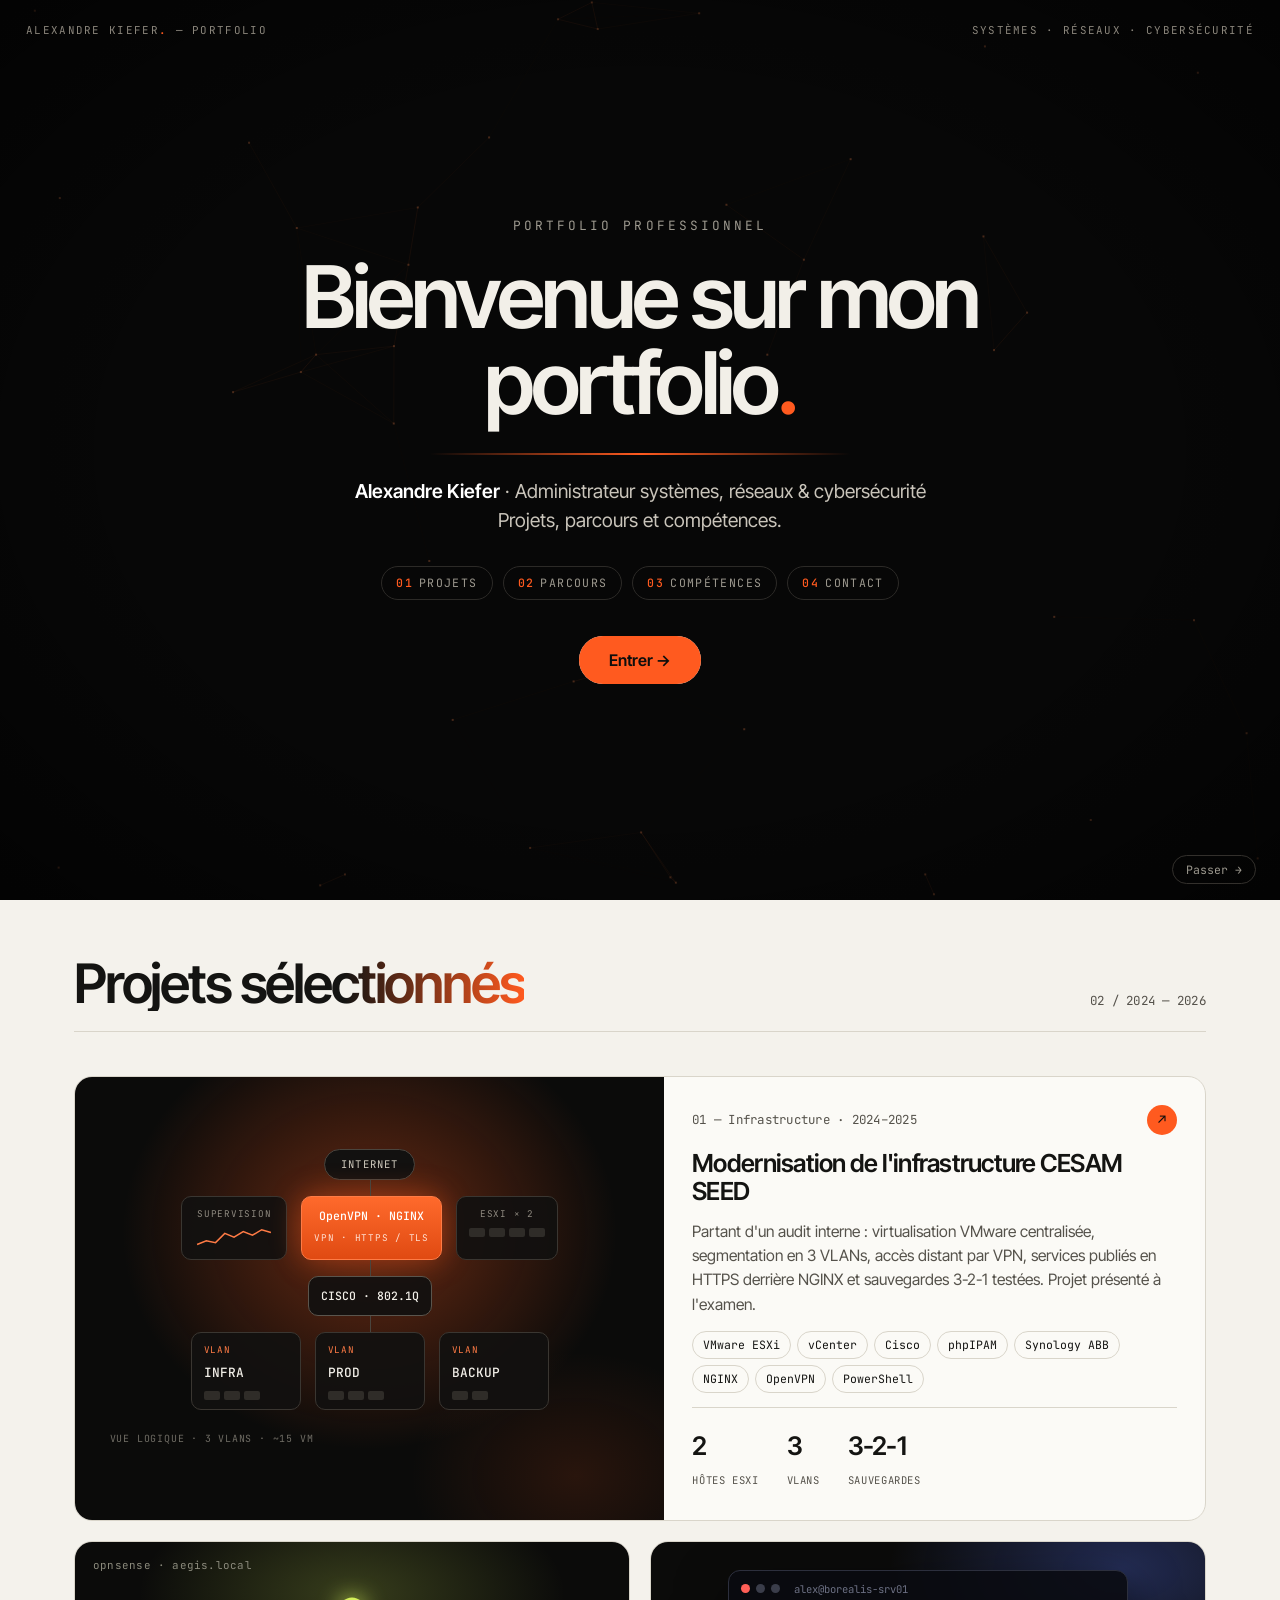
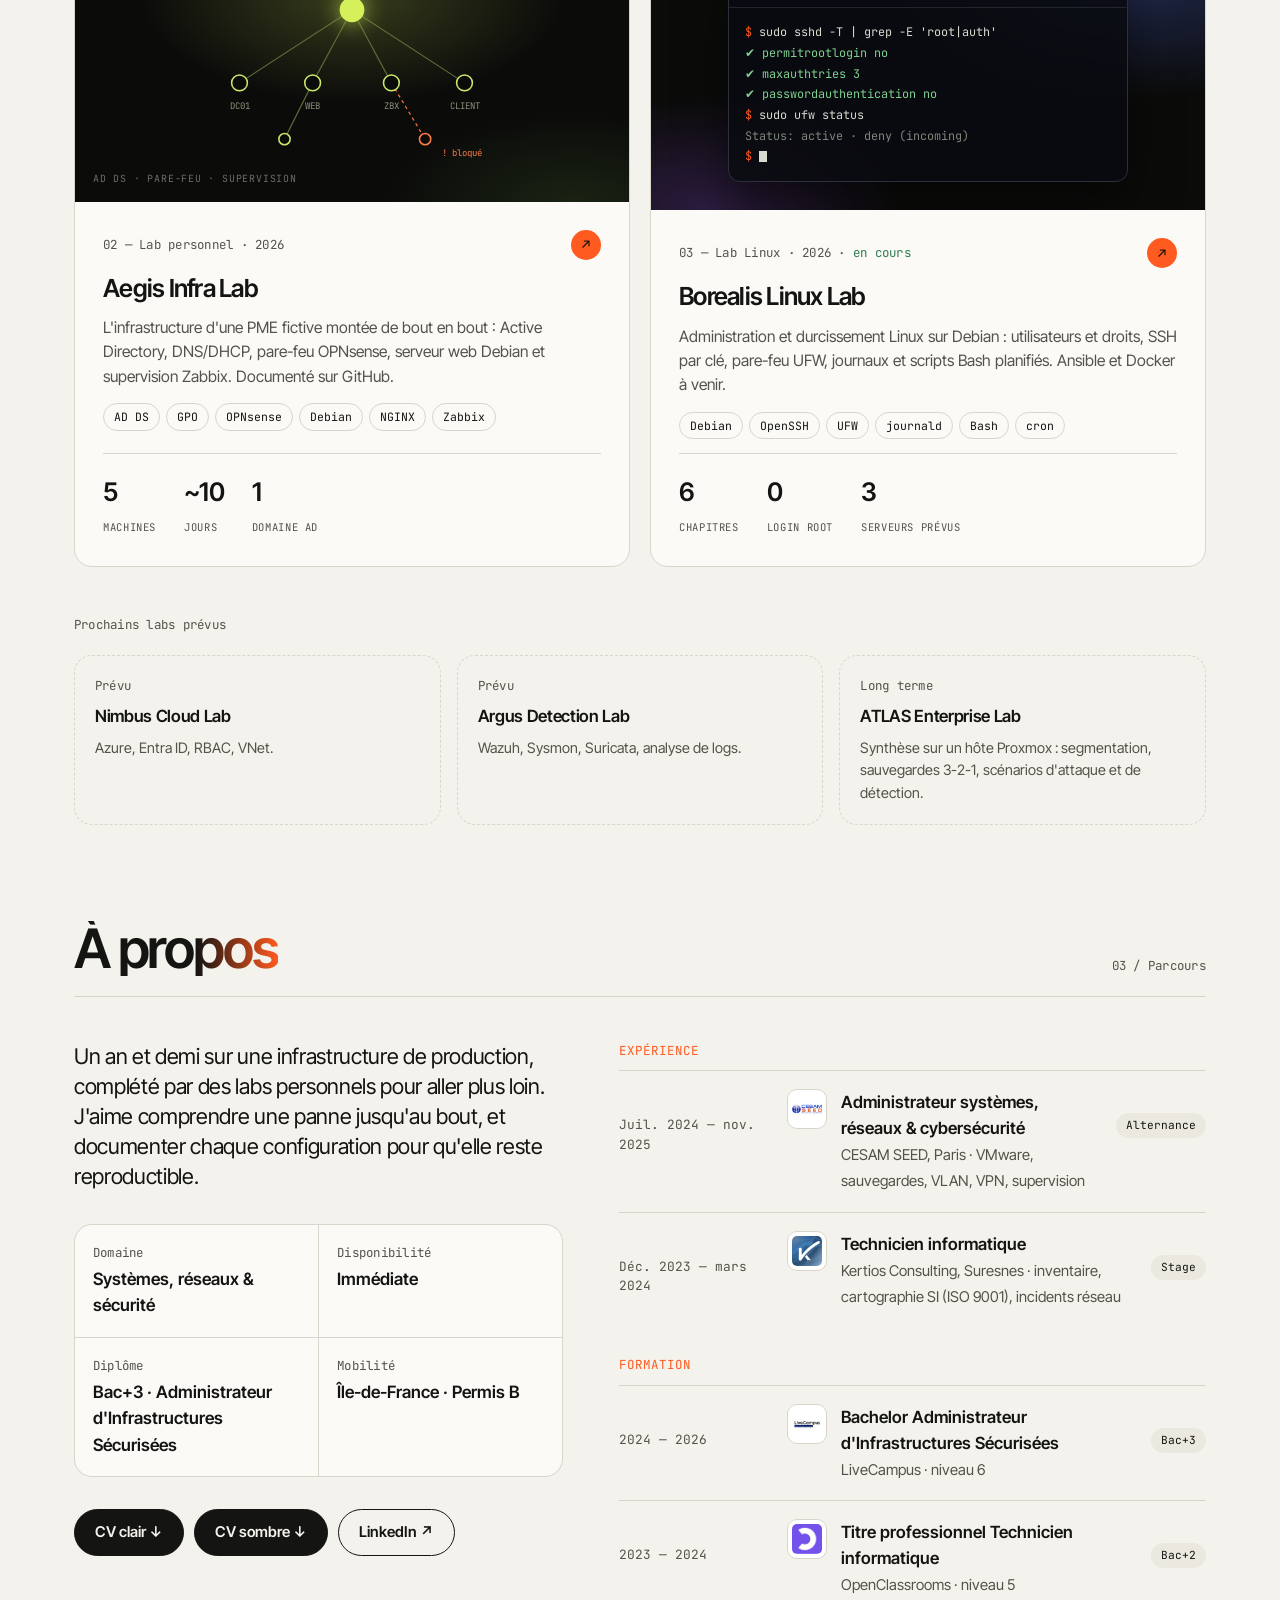
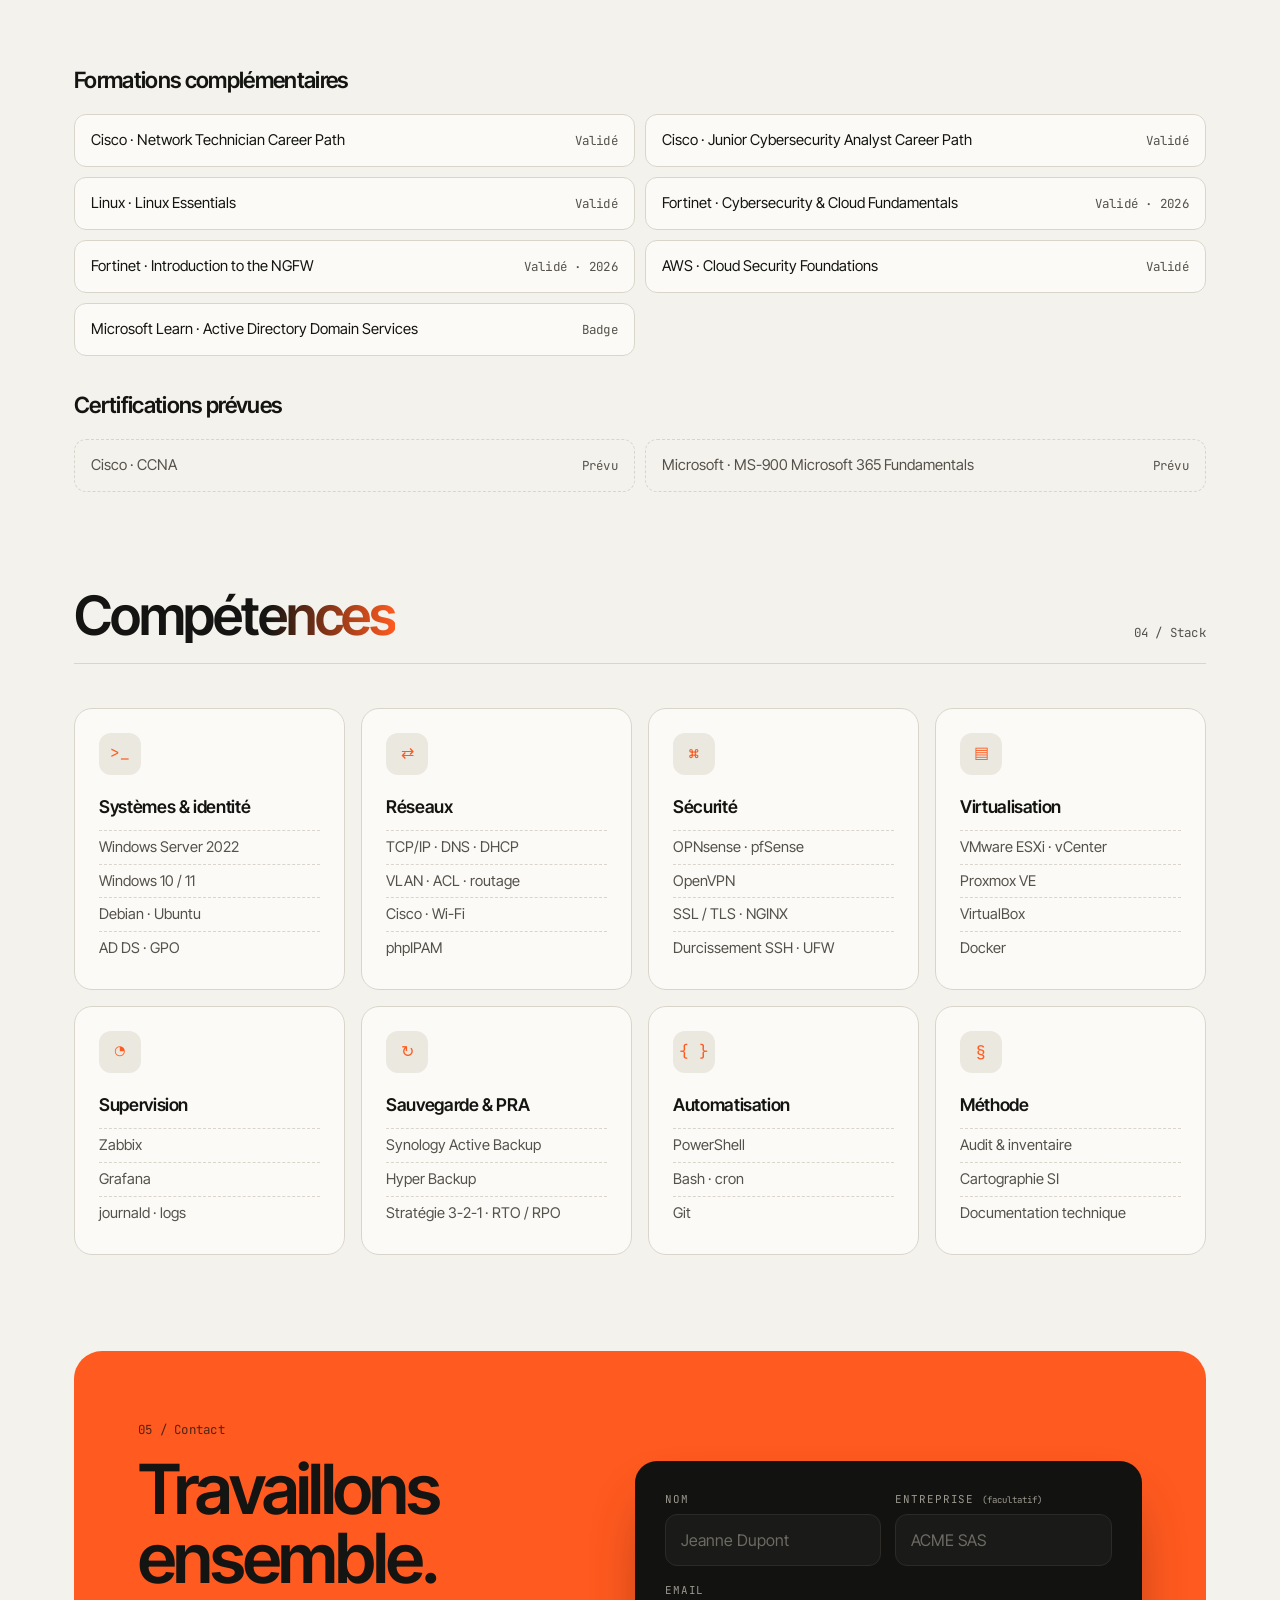
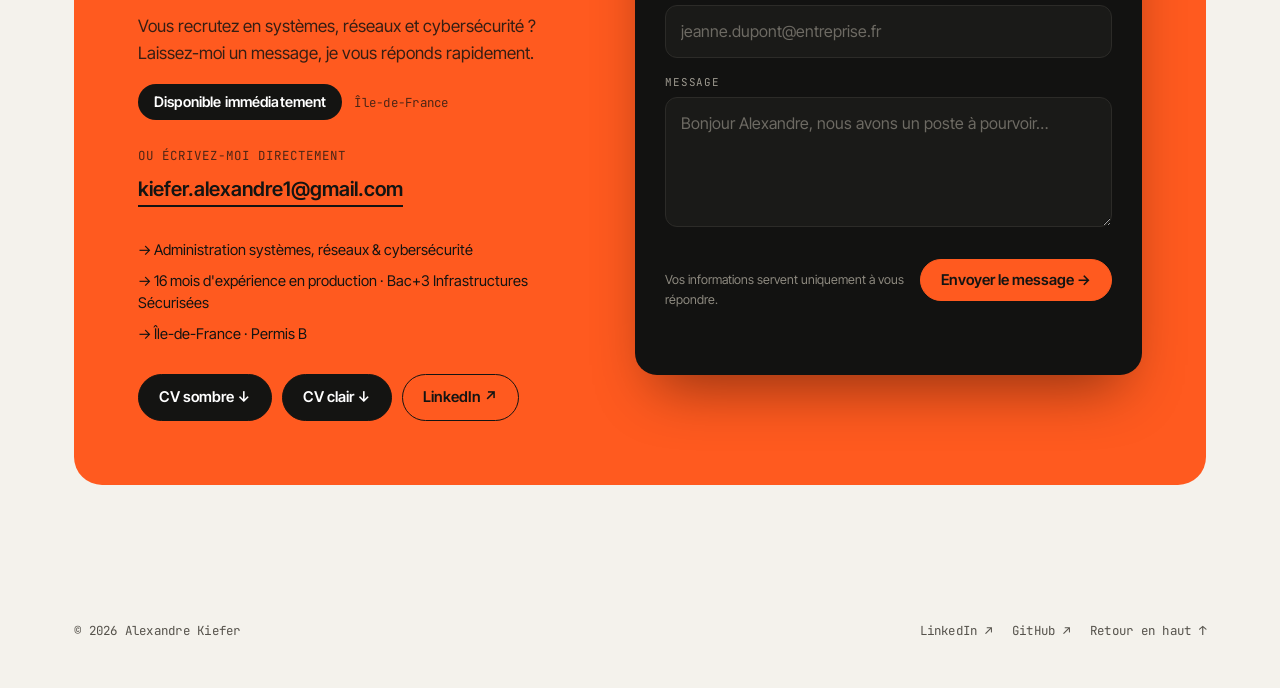
<file: index.html>
<!doctype html>
<html lang="fr">
<head>
<meta charset="utf-8">
<meta name="viewport" content="width=device-width, initial-scale=1">
<title>Alexandre Kiefer — Administrateur systèmes, réseaux & cybersécurité</title>
<meta name="description" content="Alexandre Kiefer, administrateur systèmes, réseaux & cybersécurité (Bac+3 AIS). Disponible pour un poste en systèmes, réseaux &amp; cybersécurité en Île-de-France.">
<meta name="theme-color" content="#f4f2ec">
<meta property="og:title" content="Alexandre Kiefer — Administrateur systèmes, réseaux & cybersécurité">
<meta property="og:description" content="Systèmes, réseaux & cybersécurité · Disponible · Île-de-France">
<link rel="preconnect" href="https://fonts.googleapis.com">
<link rel="preconnect" href="https://fonts.gstatic.com" crossorigin>
<link href="https://fonts.googleapis.com/css2?family=Inter+Tight:wght@400;500;600;700&family=JetBrains+Mono:wght@400;500&display=swap" rel="stylesheet">
<style>
/* ============ COULEURS (modifiables ici) ============ */
:root{
  --bg:#f4f2ec; --bg-2:#ebe8df; --card:#fbfaf6;
  --ink:#141412; --ink-2:#55524b; --line:#d9d5ca;
  --accent:#ff5a1f; --accent-ink:#e14a12; --ok:#2f7d4f;
  --term:#16181b; --term-ink:#d7dccf; --term-dim:#7d8579;
  --radius:18px;
  --sans:"Inter Tight",system-ui,sans-serif;
  --mono:"JetBrains Mono",ui-monospace,monospace;
}
@media (prefers-color-scheme:dark){
  :root:not([data-theme="light"]){
    --bg:#0e0e0d; --bg-2:#1a1a18; --card:#151513;
    --ink:#f2efe8; --ink-2:#9d998f; --line:#2a2926;
    --accent:#ff5a1f; --accent-ink:#ff6a33; --ok:#5fbf86;
  }
}
:root[data-theme="dark"]{
  --bg:#0e0e0d; --bg-2:#1a1a18; --card:#151513;
  --ink:#f2efe8; --ink-2:#9d998f; --line:#2a2926;
  --accent:#ff5a1f; --accent-ink:#ff6a33; --ok:#5fbf86;
}

*{box-sizing:border-box;margin:0;padding:0}
html{scroll-behavior:smooth;scroll-padding-top:84px}
body{background:var(--bg);color:var(--ink);font-family:var(--sans);font-size:17px;line-height:1.55;-webkit-font-smoothing:antialiased;overflow-x:hidden}
a{color:inherit;text-decoration:none}
img{max-width:100%;display:block}
.wrap{max-width:1180px;margin:0 auto;padding:0 24px}
.mono{font-family:var(--mono);font-size:.78rem;letter-spacing:.02em}
.skip{position:absolute;left:-999px;top:8px;background:var(--ink);color:var(--bg);padding:8px 14px;border-radius:8px;z-index:100}
.skip:focus{left:8px}

/* ============ EN-TÊTE ============ */
header{position:sticky;top:0;z-index:50;background:color-mix(in srgb,var(--bg) 85%,transparent);backdrop-filter:blur(12px);border-bottom:1px solid var(--line)}
.bar{display:flex;align-items:center;justify-content:space-between;height:68px;gap:20px}
.logo{font-weight:700;font-size:1.25rem;letter-spacing:-.03em}
.logo span{color:var(--accent)}
nav.main ul{display:flex;gap:4px;list-style:none}
nav.main a{display:flex;gap:6px;align-items:baseline;padding:8px 12px;border-radius:99px;font-size:.92rem;font-weight:500;transition:background .2s}
nav.main a sup{font-family:var(--mono);font-size:.65rem;color:var(--ink-2)}
nav.main a:hover,nav.main a.active{background:var(--bg-2)}
nav.main a.active sup{color:var(--accent)}
.actions{display:flex;gap:8px;align-items:center}
.btn{display:inline-flex;align-items:center;gap:8px;padding:11px 20px;border-radius:99px;font-weight:600;font-size:.93rem;border:1px solid var(--ink);transition:transform .2s,background .2s,color .2s;cursor:pointer;font-family:inherit}
.btn.fill{background:var(--ink);color:var(--bg)}
.btn.fill:hover{background:var(--accent);border-color:var(--accent)}
.btn.ghost{background:transparent;color:var(--ink)}
.btn.ghost:hover{background:var(--ink);color:var(--bg)}
.btn.sm{padding:8px 14px;font-size:.85rem}
.icon-btn{width:38px;height:38px;border-radius:50%;border:1px solid var(--line);background:none;color:var(--ink);cursor:pointer;display:grid;place-items:center;font-size:1rem}
.burger{display:none}
@media (max-width:860px){
  nav.main{display:none;position:absolute;top:68px;left:0;right:0;background:var(--bg);border-bottom:1px solid var(--line);padding:12px 24px 20px}
  nav.main.open{display:block}
  nav.main ul{flex-direction:column}
  nav.main a{font-size:1.2rem;padding:12px 0;justify-content:space-between;border-bottom:1px solid var(--line);border-radius:0}
  .burger{display:grid}
  .actions .cv{display:none}
}

/* ============ ACCUEIL ============ */
.hero{padding:72px 0 40px}
.status{display:inline-flex;align-items:center;gap:10px;padding:7px 14px;border:1px solid var(--line);border-radius:99px;background:var(--card)}
.dot{width:8px;height:8px;border-radius:50%;background:var(--ok);box-shadow:0 0 0 0 var(--ok);animation:pulse 2s infinite}
@keyframes pulse{70%{box-shadow:0 0 0 8px transparent}100%{box-shadow:0 0 0 0 transparent}}
.hero-grid{display:grid;grid-template-columns:1fr 210px;gap:56px;align-items:end;margin-top:32px}
h1{font-size:clamp(2.6rem,6.4vw,5.4rem);line-height:.98;letter-spacing:-.045em;font-weight:600}
h1 em{font-style:normal;color:var(--accent)}
.portrait{position:relative;aspect-ratio:4/5;border-radius:var(--radius);overflow:hidden;background:var(--bg-2);border:1px solid var(--line)}
.portrait .initials{position:absolute;inset:0;display:grid;place-items:center;font-size:5rem;font-weight:700;letter-spacing:-.05em;color:var(--ink-2)}
.portrait img{width:100%;height:100%;object-fit:cover;object-position:50% 20%;position:relative}
.portrait .tag{position:absolute;left:12px;bottom:12px;background:var(--bg);padding:5px 10px;border-radius:99px}
.intro{display:grid;grid-template-columns:1fr 210px;gap:56px;margin-top:40px}
.intro p{font-size:1.2rem;max-width:680px;color:var(--ink-2)}
.intro p strong{color:var(--ink);font-weight:600}
.cta{display:flex;gap:10px;flex-wrap:wrap;margin-top:28px}
@media (max-width:860px){
  .hero-grid,.intro{grid-template-columns:1fr;gap:28px}
  .portrait{max-width:150px}
}

/* Bandeau défilant */
.marquee{border-block:1px solid var(--line);overflow:hidden;margin-top:64px;padding:18px 0;mask-image:linear-gradient(90deg,transparent,#000 8%,#000 92%,transparent)}
.track{display:flex;width:max-content;animation:scroll 40s linear infinite}
.marquee:hover .track{animation-play-state:paused}
.track ul{display:flex;list-style:none}
.track li{font-family:var(--mono);font-size:.95rem;padding:0 28px;white-space:nowrap;display:flex;align-items:center;gap:28px}
.track li::after{content:"✦";color:var(--accent);font-size:.7rem}
@keyframes scroll{to{transform:translateX(-50%)}}

/* ============ SECTIONS ============ */
section{padding:96px 0}
.sec-head{display:flex;justify-content:space-between;align-items:end;gap:20px;margin-bottom:44px;padding-bottom:20px;border-bottom:1px solid var(--line)}
h2{font-size:clamp(2rem,4.4vw,3.4rem);letter-spacing:-.04em;line-height:1;font-weight:600}
.sec-head .mono{color:var(--ink-2)}

/* ============ PROJETS ============ */
.projects{display:grid;grid-template-columns:repeat(2,1fr);gap:20px}
.project{background:var(--card);border:1px solid var(--line);border-radius:var(--radius);overflow:hidden;display:flex;flex-direction:column;transition:transform .35s cubic-bezier(.2,.7,.2,1),border-color .3s}
.project:hover{transform:translateY(-4px);border-color:var(--ink)}
.project.wide{grid-column:span 2;flex-direction:row}
.project.wide .visual{flex:1.1}
.project.wide .body{flex:1}
.visual{background:var(--term);color:var(--term-ink);font-family:var(--mono);font-size:.8rem;line-height:1.75;padding:24px;min-height:230px;position:relative}
.visual::before{content:"";display:block;width:52px;height:10px;margin-bottom:16px;background:radial-gradient(circle,#ff5f57 4px,transparent 5px) 0 0/18px 10px repeat-x}
.visual .p{color:var(--accent)}
.visual .d{color:var(--term-dim)}
.visual .ok{color:#7fd08f}
.visual .warn{color:#f0b54a}
.cursor{display:inline-block;width:8px;height:1em;background:var(--term-ink);vertical-align:-2px;animation:blink 1s steps(1) infinite}
@keyframes blink{50%{opacity:0}}
.body{padding:28px;display:flex;flex-direction:column;gap:14px;flex:1}
.body .meta{display:flex;justify-content:space-between;color:var(--ink-2)}
.body h3{font-size:1.55rem;letter-spacing:-.03em;line-height:1.15;font-weight:600}
.body p{color:var(--ink-2);font-size:.98rem}
.tags{display:flex;flex-wrap:wrap;gap:6px;list-style:none}
.tags li{font-family:var(--mono);font-size:.72rem;padding:4px 10px;border:1px solid var(--line);border-radius:99px}
.stats{display:flex;gap:28px;margin-top:auto;padding-top:18px;border-top:1px solid var(--line)}
.stats b{display:block;font-size:1.6rem;letter-spacing:-.03em;font-weight:600}
.stats span{font-size:.8rem;color:var(--ink-2)}
@media (max-width:860px){
  .projects{grid-template-columns:1fr}
  .project.wide{grid-column:auto;flex-direction:column}
}

/* ============ PARCOURS ============ */
.about{display:grid;grid-template-columns:1fr 1.2fr;gap:56px}
.about .lead{font-size:1.35rem;line-height:1.4;letter-spacing:-.015em}
.facts{display:grid;grid-template-columns:1fr 1fr;gap:1px;background:var(--line);border:1px solid var(--line);border-radius:var(--radius);overflow:hidden;margin:32px 0}
.facts div{background:var(--card);padding:18px}
.facts dt{color:var(--ink-2)}
.facts dd{font-weight:600;margin-top:4px}
.timeline{list-style:none}
.timeline .group{font-family:var(--mono);font-size:.78rem;color:var(--accent);text-transform:uppercase;letter-spacing:.08em;padding:28px 0 10px}
.timeline .group:first-child{padding-top:0}
.timeline .item{display:grid;grid-template-columns:150px 1fr auto;gap:18px;padding:18px 0;border-top:1px solid var(--line);align-items:baseline}
.timeline .when{font-family:var(--mono);font-size:.8rem;color:var(--ink-2)}
.timeline strong{display:block;font-weight:600;font-size:1.05rem}
.timeline .where{color:var(--ink-2);font-size:.93rem}
.badge{font-family:var(--mono);font-size:.7rem;padding:4px 10px;border-radius:99px;background:var(--bg-2);white-space:nowrap}
.badge.live{background:var(--accent);color:#fff}
@media (max-width:860px){
  .about{grid-template-columns:1fr;gap:36px}
  .timeline .item{grid-template-columns:1fr auto}
  .timeline .when{grid-column:1/-1}
}

/* ============ COMPÉTENCES ============ */
.skills{display:grid;grid-template-columns:repeat(4,1fr);gap:16px}
.skill{background:var(--card);border:1px solid var(--line);border-radius:var(--radius);padding:24px;transition:border-color .3s}
.skill:hover{border-color:var(--ink)}
.skill .ico{width:42px;height:42px;border-radius:12px;background:var(--bg-2);display:grid;place-items:center;font-family:var(--mono);font-size:1rem;margin-bottom:18px;color:var(--accent)}
.skill h3{font-size:1.1rem;letter-spacing:-.02em;margin-bottom:10px;font-weight:600}
.skill ul{list-style:none;color:var(--ink-2);font-size:.92rem}
.skill li{padding:5px 0;border-top:1px dashed var(--line)}
@media (max-width:1000px){.skills{grid-template-columns:repeat(2,1fr)}}
@media (max-width:560px){.skills{grid-template-columns:1fr}}

/* ============ CONTACT ============ */
.contact{background:var(--ink);color:var(--bg);border-radius:28px;padding:64px;display:grid;grid-template-columns:1fr 1fr;gap:56px}
.contact h2{font-size:clamp(2.4rem,5.4vw,4.4rem)}
.contact .mono{opacity:.6}
.contact p{opacity:.8;margin-top:20px}
.contact .mail{display:inline-block;margin-top:20px;font-size:1.25rem;font-weight:600;border-bottom:2px solid var(--accent)}
.contact ul.info{list-style:none;margin-top:28px;font-size:.92rem;opacity:.8}
.contact ul.info li{padding:6px 0;border-top:1px solid color-mix(in srgb,var(--bg) 20%,transparent)}
form{display:flex;flex-direction:column;gap:14px}
label{font-family:var(--mono);font-size:.75rem;opacity:.7;display:block;margin-bottom:6px}
input,textarea{width:100%;background:transparent;border:1px solid color-mix(in srgb,var(--bg) 25%,transparent);border-radius:12px;padding:13px 15px;color:var(--bg);font:inherit;font-size:1rem}
input:focus,textarea:focus{outline:none;border-color:var(--accent)}
textarea{min-height:130px;resize:vertical}
.hp{position:absolute;left:-9999px}
form .btn{align-self:flex-start;background:var(--accent);border-color:var(--accent);color:#fff}
form .btn:hover{background:var(--bg);color:var(--ink);border-color:var(--bg)}
.note{font-size:.78rem;opacity:.55}
.form-msg{font-family:var(--mono);font-size:.85rem}
@media (max-width:860px){.contact{grid-template-columns:1fr;padding:36px 24px;gap:36px;border-radius:22px}}

/* ============ PIED DE PAGE ============ */
footer{padding:40px 0 48px}
footer .wrap{display:flex;justify-content:space-between;gap:16px;flex-wrap:wrap;color:var(--ink-2)}
footer nav{display:flex;gap:20px}
footer a:hover{color:var(--accent)}

/* Apparition au défilement */
.reveal{opacity:0;transform:translateY(24px);transition:opacity .8s ease,transform .8s cubic-bezier(.2,.7,.2,1)}
.reveal.in{opacity:1;transform:none}
@media (prefers-reduced-motion:reduce){
  *{animation:none!important;transition:none!important}
  .reveal{opacity:1;transform:none}
}

/* ============ TRANSITIONS ENTRE PAGES ============ */
@view-transition{navigation:auto}
::view-transition-old(root){animation:vt-out .25s ease both}
::view-transition-new(root){animation:vt-in .45s cubic-bezier(.2,.7,.2,1) both}
@keyframes vt-out{to{opacity:0;transform:translateY(-8px)}}
@keyframes vt-in{from{opacity:0;transform:translateY(14px)}}
body{animation:page-in .6s cubic-bezier(.2,.7,.2,1) both}
@keyframes page-in{from{opacity:0}}

/* Cartes projets cliquables */
a.project{cursor:pointer}
.project .arrow{display:inline-block;transition:transform .3s}
a.project:hover .arrow{transform:translate(3px,-3px);color:var(--accent)}
.project .more{font-family:var(--mono);font-size:.78rem;color:var(--accent);margin-top:4px}
.badge.wip{background:color-mix(in srgb,var(--ok) 18%,transparent);color:var(--ok)}

/* Prochains labs */
.roadmap{display:grid;grid-template-columns:repeat(3,1fr);gap:16px;margin-top:20px}
.lab{border:1px dashed var(--line);border-radius:var(--radius);padding:20px;display:flex;flex-direction:column;gap:8px}
.lab h3{font-size:1.05rem;font-weight:600;letter-spacing:-.02em}
.lab p{font-size:.9rem;color:var(--ink-2)}
.lab .mono{color:var(--ink-2)}
.roadmap-title{margin-top:48px;color:var(--ink-2)}
@media (max-width:860px){.roadmap{grid-template-columns:1fr}}

/* Certifications */
.certs{margin-top:48px}
.certs h3{font-size:1.4rem;letter-spacing:-.03em;font-weight:600;margin-bottom:16px}
.cert-list{list-style:none;display:grid;grid-template-columns:repeat(2,1fr);gap:10px}
.cert-list li{display:flex;justify-content:space-between;gap:12px;align-items:center;padding:14px 16px;background:var(--card);border:1px solid var(--line);border-radius:12px;font-size:.93rem}
.cert-list li .mono{color:var(--ink-2);white-space:nowrap}
.cert-list li.todo{background:transparent;border-style:dashed;color:var(--ink-2)}
.certs-sub{margin-top:32px}
@media (max-width:760px){.cert-list{grid-template-columns:1fr}}

/* ============ PAGE PROJET ============ */
.back{display:inline-flex;gap:8px;align-items:center;font-family:var(--mono);font-size:.8rem;padding:8px 14px;border:1px solid var(--line);border-radius:99px;transition:border-color .2s}
.back:hover{border-color:var(--ink)}
.p-hero{padding:56px 0 40px}
.p-kicker{display:flex;gap:10px;flex-wrap:wrap;align-items:center;color:var(--ink-2);margin:32px 0 20px}
.p-hero h1{font-size:clamp(2.4rem,5.6vw,4.6rem);max-width:15ch}
.p-lead{font-size:1.25rem;color:var(--ink-2);max-width:720px;margin-top:24px}
.p-meta{display:grid;grid-template-columns:repeat(4,1fr);gap:1px;background:var(--line);border:1px solid var(--line);border-radius:var(--radius);overflow:hidden;margin-top:40px}
.p-meta div{background:var(--card);padding:18px}
.p-meta dt{color:var(--ink-2)}
.p-meta dd{font-weight:600;margin-top:4px;font-size:.98rem}
@media (max-width:760px){.p-meta{grid-template-columns:1fr 1fr}}

/* Schéma d'architecture */
.diagram{background:var(--term);color:var(--term-ink);border-radius:var(--radius);padding:40px 28px;font-family:var(--mono);font-size:.78rem;display:flex;flex-direction:column;align-items:center;overflow-x:auto}
.diagram .cap{align-self:flex-start;color:var(--term-dim);margin-bottom:28px;letter-spacing:.08em;text-transform:uppercase;font-size:.7rem}
.tier{display:flex;gap:14px;justify-content:center;flex-wrap:wrap}
.node{border:1px solid #3a3f3a;border-radius:10px;padding:10px 16px;text-align:center;background:#1d2023;min-width:120px}
.node b{display:block;color:#fff;font-weight:500;font-size:.82rem}
.node small{color:var(--term-dim);font-size:.7rem}
.node.key{border-color:var(--accent)}
.node.key b{color:var(--accent)}
.node.off{border-style:dashed;opacity:.6}
.wire{width:1px;height:28px;background:#3a3f3a;margin:0 auto}
.zones{display:flex;gap:14px;flex-wrap:wrap;justify-content:center}
.zone{border:1px dashed #4a504a;border-radius:14px;padding:14px;display:flex;flex-direction:column;gap:10px;align-items:center}
.zone > span{color:#7fd08f;font-size:.7rem;letter-spacing:.08em}
.zone.blocked > span{color:#f0b54a}
.legend{display:flex;gap:18px;flex-wrap:wrap;margin-top:28px;color:var(--term-dim);font-size:.7rem;align-self:flex-start}

/* Sections du détail */
.p-sec{display:grid;grid-template-columns:240px 1fr;gap:40px;padding:56px 0;border-top:1px solid var(--line)}
.p-sec h2{font-size:1.6rem;letter-spacing:-.03em}
.p-sec .num{display:block;color:var(--ink-2);margin-bottom:10px}
.p-body{max-width:720px}
.p-body p{color:var(--ink-2);margin-bottom:14px;font-size:1.05rem}
.p-body p strong{color:var(--ink);font-weight:600}
.steps{list-style:none;counter-reset:s}
.steps li{counter-increment:s;display:grid;grid-template-columns:48px 1fr;gap:12px;padding:18px 0;border-top:1px solid var(--line)}
.steps li:first-child{border-top:none;padding-top:0}
.steps li::before{content:counter(s,decimal-leading-zero);font-family:var(--mono);font-size:.8rem;color:var(--accent);padding-top:3px}
.steps b{display:block;font-weight:600;margin-bottom:4px}
.steps span{color:var(--ink-2);font-size:.98rem}
.code{background:var(--term);color:var(--term-ink);font-family:var(--mono);font-size:.8rem;line-height:1.75;padding:20px 22px;border-radius:14px;margin:8px 0 18px;overflow-x:auto;white-space:pre}
.code .p{color:var(--accent)}.code .d{color:var(--term-dim)}.code .ok{color:#7fd08f}.code .warn{color:#f0b54a}
.p-stats{display:grid;grid-template-columns:repeat(3,1fr);gap:16px}
.p-stats div{background:var(--card);border:1px solid var(--line);border-radius:var(--radius);padding:22px}
.p-stats b{display:block;font-size:2.4rem;letter-spacing:-.04em;font-weight:600;line-height:1}
.p-stats span{display:block;margin-top:8px;color:var(--ink-2);font-size:.9rem}
.checks{list-style:none}
.checks li{padding:10px 0 10px 28px;position:relative;border-top:1px dashed var(--line);color:var(--ink-2)}
.checks li::before{content:"✓";position:absolute;left:0;color:var(--ok);font-weight:700}
.checks li.wait::before{content:"○";color:var(--ink-2)}
@media (max-width:860px){
  .p-sec{grid-template-columns:1fr;gap:20px;padding:40px 0}
  .p-stats{grid-template-columns:1fr}
}

.next{display:block;border-top:1px solid var(--line);padding:56px 0 24px;transition:color .3s}
.next .mono{color:var(--ink-2)}
.next h2{font-size:clamp(2rem,5vw,3.8rem);margin-top:12px;display:flex;justify-content:space-between;gap:20px;align-items:center}
.next:hover h2{color:var(--accent)}
.next .arrow{transition:transform .3s}
.next:hover .arrow{transform:translateX(8px)}
.p-body code,.steps code{font-family:var(--mono);font-size:.85em;background:var(--bg-2);padding:1px 6px;border-radius:5px;color:var(--ink)}
.p-sec > *{min-width:0}
@media (max-width:860px){.p-sec{grid-template-columns:minmax(0,1fr)}}
.org{display:flex;gap:14px;align-items:flex-start}
.org img{width:40px;height:40px;object-fit:contain;border-radius:10px;background:#fff;border:1px solid var(--line);padding:4px;flex-shrink:0}

/* ================= EFFETS STYLE V2 ================= */
h1 em{color:var(--accent-ink)}
.outline{color:transparent;-webkit-text-stroke:1.6px var(--ink);text-stroke:1.6px var(--ink)}
.status{background:color-mix(in srgb,var(--card) 70%,transparent)}

/* Cartes projets */
.project{background:var(--card);position:relative}
.project:hover{border-color:color-mix(in srgb,var(--accent) 55%,var(--line));box-shadow:0 0 0 1px color-mix(in srgb,var(--accent) 25%,transparent),0 30px 60px -30px color-mix(in srgb,var(--accent) 45%,transparent)}
.project .visual{background:#0b0b0a;min-height:260px;overflow:hidden;display:flex;align-items:center;justify-content:center;padding:28px}
.project .visual::before{display:none}
.glow-orange{background:radial-gradient(60% 70% at 50% 35%,rgba(255,90,31,.38),transparent 70%),radial-gradient(40% 40% at 85% 90%,rgba(255,90,31,.12),transparent 70%),#0b0b0a!important}
.glow-lime{background:radial-gradient(55% 60% at 50% 20%,rgba(212,240,90,.22),transparent 70%),radial-gradient(50% 50% at 90% 100%,rgba(90,140,60,.18),transparent 70%),#0b0b0a!important}
.glow-blue{background:radial-gradient(60% 70% at 85% 10%,rgba(90,120,255,.30),transparent 70%),radial-gradient(50% 60% at 10% 100%,rgba(160,90,255,.22),transparent 70%),#0b0b0a!important}
.project .go{width:30px;height:30px;border-radius:50%;background:var(--accent);color:#0e0e0d;display:grid;place-items:center;font-size:.85rem;font-weight:700;transition:transform .3s}
.project:hover .go{transform:rotate(45deg)}
.project .body .meta{align-items:center}
.project .stats span{font-family:var(--mono);font-size:.66rem;text-transform:uppercase;letter-spacing:.06em}
.wip-t{font-style:normal;color:var(--ok)}
.vcap{position:absolute;left:18px;bottom:14px;font-family:var(--mono);font-size:.62rem;letter-spacing:.08em;color:#6f6c64}
.vtop{position:absolute;left:18px;top:14px;color:#8b8a7c;font-size:.68rem}

/* Schéma réseau (CESAM) */
.net{display:flex;flex-direction:column;align-items:center;gap:16px;width:100%;max-width:520px;font-family:var(--mono);color:#cfcabd;position:relative}
.net .row{display:flex;gap:14px;justify-content:center;position:relative}
.net .row+.row::before{content:"";position:absolute;top:-16px;left:50%;width:1px;height:16px;background:#4a453e}
.net .pill{border:1px solid #4a453e;border-radius:99px;padding:5px 16px;font-size:.66rem;letter-spacing:.1em;background:#121110}
.net .box{border:1px solid #3a3631;border-radius:10px;background:rgba(18,17,16,.92);padding:9px 12px;display:flex;flex-direction:column;gap:4px;align-items:center;min-width:96px}
.net .box b{font-weight:500;font-size:.72rem;color:#f2efe8}
.net .box small{font-size:.58rem;letter-spacing:.08em;color:#8f8a80}
.net .hot{background:linear-gradient(180deg,#ff6a2c,#e04a12);border-color:#ff7b45;box-shadow:0 0 30px rgba(255,90,31,.45)}
.net .hot b{color:#fff}.net .hot small{color:#ffe1d3}
.net .core{border-color:#5a554d}
.net .vlan{min-width:110px;align-items:flex-start}
.net .vlan small{color:#ff7b45}
.net .vlan b{font-size:.8rem}
.vms{display:flex;gap:4px;margin-top:2px}
.vms i{width:16px;height:9px;border-radius:2px;background:#2f2c28}
.spark{width:80px;height:24px}
.spark polyline{fill:none;stroke:#ff7b45;stroke-width:1.6}
@media (max-width:860px){.net .mid .side{display:none}.net .vlan{min-width:0}}

/* Graphe (Aegis) */
.graph{width:100%;max-width:360px;height:auto}
.graph .edges line{stroke:#5f6b3a;stroke-width:1}
.graph .edges line.cut{stroke:#ff7b45;stroke-dasharray:3 3}
.graph circle{fill:#0b0b0a;stroke:#c9e86a;stroke-width:1.4}
.graph circle.main{fill:#d4f05a;stroke:none;filter:drop-shadow(0 0 10px rgba(212,240,90,.8))}
.graph circle.bad{stroke:#ff7b45}
.graph text{fill:#8d927a;font-family:var(--mono);font-size:8px;text-anchor:middle}
.graph text.bad{fill:#ff7b45;text-anchor:start}

/* Fenêtre terminal (Borealis) */
.win{width:100%;max-width:400px;border:1px solid #2c2f3d;border-radius:12px;background:rgba(10,11,16,.88);box-shadow:0 20px 50px rgba(0,0,0,.5);font-family:var(--mono);font-size:.74rem;overflow:hidden}
.win-bar{display:flex;gap:6px;align-items:center;padding:9px 12px;border-bottom:1px solid #22252f}
.win-bar i{width:9px;height:9px;border-radius:50%;background:#3a3d4a}
.win-bar i:first-child{background:#ff5f57}
.win-bar span{margin-left:8px;color:#6c7083;font-size:.66rem}
.win-body{padding:14px 16px;line-height:1.75;color:#d7dccf}
.win-body .p{color:var(--accent)}.win-body .ok{color:#7fd08f}.win-body .d{color:#7d8579}

/* Contact orange */
.contact{background:var(--accent);color:#141412;border-radius:28px;align-items:center}
.contact .mono{opacity:.75}
.contact h2{color:#141412}
.contact p{opacity:.85}
.contact .label{display:block;margin-top:26px;text-transform:uppercase;letter-spacing:.08em}
.contact .mail{border-bottom:2px solid #141412;margin-top:8px;color:#141412}
.contact ul.info{opacity:1}
.contact ul.info li{border:none;padding:4px 0;font-size:.92rem}
.c-btns{display:flex;gap:10px;flex-wrap:wrap;margin-top:24px}
.btn.dark{background:#141412;color:#fff;border-color:#141412}
.btn.dark:hover{background:#fff;color:#141412;border-color:#fff}
.btn.line{background:transparent;color:#141412;border-color:#141412}
.btn.line:hover{background:#141412;color:#fff}
.form-card{background:#121211;color:#f2efe8;border-radius:22px;padding:30px;box-shadow:0 30px 60px -20px rgba(0,0,0,.45);gap:16px}
.form-card label{color:#9d998f;opacity:1;text-transform:uppercase;letter-spacing:.08em;font-size:.68rem}
.form-card label small{text-transform:none;letter-spacing:0}
.form-card input,.form-card textarea{background:#1a1a18;border:1px solid #2c2b28;color:#f2efe8}
.form-card input::placeholder,.form-card textarea::placeholder{color:#6d6a63}
.form-card input:focus,.form-card textarea:focus{border-color:var(--accent)}
.form-card .two{display:grid;grid-template-columns:1fr 1fr;gap:14px}
.form-foot{display:flex;justify-content:space-between;align-items:center;gap:16px}
.form-card .note{opacity:1;color:#8d897f;max-width:240px}
.form-card .btn.send{background:var(--accent);border-color:var(--accent);color:#141412;align-self:auto}
.form-card .btn.send:hover{background:#fff;border-color:#fff}
.form-card .form-msg{color:#c9c5bb}
@media (max-width:860px){.form-card{padding:20px}.form-card .two{grid-template-columns:1fr}.form-foot{flex-direction:column;align-items:flex-start}}

/* Pages projet : accent plus vif aussi */
.node.key{border-color:var(--accent);box-shadow:0 0 18px rgba(255,90,31,.35)}
.node.key b{color:#ff7b45}
.diagram{background:radial-gradient(60% 50% at 50% 0%,rgba(255,90,31,.18),transparent 70%),#0b0b0a}
.badge.live{background:var(--accent);color:#141412}
.project .visual{position:relative}
.net .vcap{position:static;margin-top:4px;align-self:flex-start}
.form-card .btn.send{white-space:nowrap}
.contact{grid-template-columns:1fr 1.15fr}
@media (max-width:860px){.contact{grid-template-columns:1fr}}

/* Halo d'ambiance */
.hero{position:relative;isolation:isolate}
.hero::before{content:"";position:absolute;z-index:-1;inset:-120px -10% auto auto;width:720px;height:620px;background:radial-gradient(closest-side,color-mix(in srgb,var(--accent) 22%,transparent),transparent);filter:blur(10px);pointer-events:none}
.hero::after{content:"";position:absolute;z-index:-1;left:-160px;top:280px;width:520px;height:420px;background:radial-gradient(closest-side,color-mix(in srgb,var(--accent) 10%,transparent),transparent);pointer-events:none}
#projets .sec-head h2,#parcours .sec-head h2,#competences .sec-head h2{background:linear-gradient(90deg,var(--ink) 60%,var(--accent));-webkit-background-clip:text;background-clip:text;color:transparent}
.skill:hover .ico{background:var(--accent);color:#141412}
.skill .ico{transition:background .3s,color .3s}
.timeline .item{transition:background .3s}
.timeline .item:hover{background:color-mix(in srgb,var(--accent) 6%,transparent)}

.hero{overflow-x:clip}html{overflow-x:hidden}

/* ================= EFFETS CYBER ================= */
/* Grille qui suit la souris */
.cyber-grid{position:absolute;inset:0;z-index:-1;pointer-events:none;
  background-image:radial-gradient(color-mix(in srgb,var(--ink) 22%,transparent) 1px,transparent 1.2px);background-size:22px 22px;
  -webkit-mask-image:radial-gradient(260px circle at var(--mx,70%) var(--my,30%),#000 0%,transparent 75%);mask-image:radial-gradient(260px circle at var(--mx,70%) var(--my,30%),#000 0%,transparent 75%);opacity:.9}

/* Texte qui se déchiffre */
.scramble .x{color:var(--accent);opacity:.85}

/* Logo glitch */
.logo{position:relative;display:inline-block}
.logo:hover{animation:glitch .5s steps(2) 1}
@keyframes glitch{0%{text-shadow:2px 0 #ff5a1f,-2px 0 #3fd8ea;transform:translateX(0)}25%{transform:translateX(-1px)}50%{text-shadow:-2px 0 #ff5a1f,2px 0 #3fd8ea;transform:translateX(1px)}100%{text-shadow:none;transform:none}}

/* Balayage de scan sur les visuels projets */
.project .visual::after{content:"";position:absolute;left:0;right:0;top:-30%;height:30%;background:linear-gradient(180deg,transparent,rgba(255,90,31,.10) 70%,rgba(255,120,60,.55) 98%,transparent);opacity:0;pointer-events:none}
.project:hover .visual::after{animation:scan 1.6s cubic-bezier(.4,0,.2,1) infinite;opacity:1}
@keyframes scan{to{top:100%}}

/* Petit indicateur "chiffré" dans la barre de statut */
.status .lock{color:var(--accent);margin-left:2px}
@media (prefers-reduced-motion:reduce){.cyber-grid{display:none}}

/* Contact : recherche */
.seek{display:flex;gap:8px;align-items:center;flex-wrap:wrap;margin-top:18px}
.seek-chip{background:#141412;color:#fff;font-weight:600;font-size:.9rem;padding:7px 16px;border-radius:99px;letter-spacing:.01em}
.seek-txt{margin-left:4px}
.contact p strong{font-weight:700}
.form-card select{width:100%;background:#1a1a18;border:1px solid #2c2b28;border-radius:12px;padding:13px 15px;color:#f2efe8;font:inherit;font-size:1rem;appearance:none;background-image:linear-gradient(45deg,transparent 50%,#9d998f 50%),linear-gradient(135deg,#9d998f 50%,transparent 50%);background-position:calc(100% - 20px) 55%,calc(100% - 15px) 55%;background-size:5px 5px;background-repeat:no-repeat}
.form-card select:focus{outline:none;border-color:var(--accent)}

/* ================= INTRO CYBER ================= */
#intro{position:fixed;inset:0;z-index:999;background:#070707;color:#ece8df;font-family:var(--mono);overflow:hidden;transform-origin:50% 50%}
#intro-bg{position:absolute;inset:0;width:100%;height:100%}
#intro::after{content:"";position:absolute;inset:0;pointer-events:none;background:repeating-linear-gradient(0deg,rgba(255,255,255,.03) 0 1px,transparent 1px 3px),radial-gradient(ellipse at center,transparent 55%,rgba(0,0,0,.65))}
.i-hud{position:absolute;font-size:.68rem;letter-spacing:.12em;color:#8b867c;z-index:2;text-transform:uppercase}
.i-hud b{color:#ff5a1f;font-weight:500}
.i-tl{top:22px;left:26px}.i-tr{top:22px;right:26px}.i-bl{bottom:24px;left:26px}
.i-stage{position:relative;z-index:2;height:100%;display:grid;grid-template-columns:1.1fr .9fr;gap:56px;align-items:center;max-width:1080px;margin:0 auto;padding:0 32px}
.i-term{font-size:.82rem;line-height:1.95;min-height:15em}
.i-term .ln{white-space:pre;overflow:hidden;text-overflow:ellipsis}
.i-term .p{color:#ff5a1f}.i-term .ok{color:#7fd08f}.i-term .d{color:#6f6b63}.i-term .w{color:#f0b54a}
.i-term .cur{display:inline-block;width:8px;height:1em;background:#ff5a1f;vertical-align:-2px;animation:blink .8s steps(1) infinite}
.i-id{display:flex;flex-direction:column;align-items:flex-start;gap:14px;opacity:0;transform:translateY(10px);transition:opacity .4s,transform .4s}
.i-id.on{opacity:1;transform:none}
.i-photo{position:relative;width:210px;height:210px}
.i-photo canvas{width:100%;height:100%;display:block;border-radius:6px}
.i-photo .c{position:absolute;width:20px;height:20px;border-color:#ff5a1f;border-style:solid;border-width:0}
.i-photo .c.tl{top:-8px;left:-8px;border-top-width:2px;border-left-width:2px}
.i-photo .c.tr{top:-8px;right:-8px;border-top-width:2px;border-right-width:2px}
.i-photo .c.bl{bottom:-8px;left:-8px;border-bottom-width:2px;border-left-width:2px}
.i-photo .c.br{bottom:-8px;right:-8px;border-bottom-width:2px;border-right-width:2px}
.i-photo .scan{position:absolute;left:-8px;right:-8px;height:2px;top:0;background:#ff5a1f;box-shadow:0 0 14px 3px rgba(255,90,31,.7);opacity:0}
.i-photo.scanning .scan{opacity:1;animation:iscan 1.1s ease-in-out 2 alternate}
@keyframes iscan{from{top:0}to{top:100%}}
.i-photo .lbl{position:absolute;left:0;bottom:-26px;white-space:nowrap;font-size:.62rem;letter-spacing:.14em;color:#8b867c}
.i-photo .lbl b{color:#7fd08f;font-weight:500}
.i-name{font-family:var(--sans);font-size:clamp(1.9rem,3.6vw,2.7rem);font-weight:600;letter-spacing:-.03em;line-height:1;margin-top:22px;min-height:1em}
.i-name .x{color:#ff5a1f}
.i-role{font-family:var(--sans);font-size:1rem;color:#b9b4aa;opacity:0;transition:opacity .4s}
.i-role.on{opacity:1}
.i-tags{display:flex;gap:8px}
.i-tags span{font-size:.72rem;letter-spacing:.12em;padding:6px 12px;border:1px solid #ff5a1f;color:#ff5a1f;border-radius:99px;opacity:0;transform:scale(.8);transition:opacity .25s,transform .25s cubic-bezier(.3,1.6,.5,1)}
.i-tags span.on{opacity:1;transform:none}
.i-tags span.fill{background:#ff5a1f;color:#0b0b0a}
.i-granted{position:absolute;inset:0;z-index:3;display:grid;place-items:center;pointer-events:none;opacity:0}
.i-granted span{font-family:var(--sans);font-weight:700;font-size:clamp(2.4rem,8vw,6rem);letter-spacing:-.04em;color:#fff;background:#ff5a1f;padding:.05em .35em;transform:skewX(-6deg);box-shadow:0 0 80px rgba(255,90,31,.6)}
.i-granted.on{opacity:1;animation:igl .45s steps(3) 1}
@keyframes igl{0%{transform:translateX(-10px);filter:hue-rotate(-25deg) saturate(1.4)}33%{transform:translateX(8px);clip-path:inset(20% 0 40% 0)}66%{transform:translateX(-4px);clip-path:inset(60% 0 5% 0)}100%{transform:none;clip-path:none;filter:none}}
#intro.dim .i-stage,#intro.dim .i-bar{opacity:.18;transition:opacity .3s}
.i-bar{position:absolute;left:26px;right:26px;bottom:52px;height:2px;background:#1f1d1a;z-index:2}
.i-bar i{display:block;height:100%;width:0;background:#ff5a1f;box-shadow:0 0 12px #ff5a1f}
.i-bar b{position:absolute;right:0;top:-20px;font-size:.66rem;font-weight:400;color:#ff5a1f;letter-spacing:.1em}
#intro .intro-skip{position:absolute;right:24px;bottom:16px;background:none;border:1px solid #33302c;color:#9d998f;font-family:var(--mono);font-size:.72rem;padding:6px 13px;border-radius:99px;cursor:pointer;z-index:4}
#intro .intro-skip:hover{color:#fff;border-color:#ff5a1f}
#intro.out{animation:crt .6s cubic-bezier(.7,0,.3,1) forwards}
@keyframes crt{0%{transform:none;filter:brightness(1)}45%{transform:scale(1,.004);filter:brightness(3)}100%{transform:scale(0,.004);filter:brightness(5);opacity:0}}
@media (max-width:760px){
  .i-stage{grid-template-columns:1fr;gap:26px;align-content:center;padding:0 22px}
  .i-id{order:-1}
  .i-photo{width:130px;height:130px}
  .i-term{font-size:.68rem;min-height:11em;line-height:1.8}
  .i-tr{display:none}
}


/* Écran d'accueil */
.i-welcome{position:absolute;inset:0;z-index:5;display:grid;place-items:center;text-align:center;padding:0 24px;opacity:0;pointer-events:none;transition:opacity .5s}
#intro.welcome .i-welcome{opacity:1;pointer-events:auto}
#intro.welcome .i-stage,#intro.welcome .i-granted,#intro.welcome .i-bar{opacity:0!important;transition:opacity .35s}
#intro.welcome #intro-bg{opacity:.55;transition:opacity .6s}
.w-box{max-width:820px}
.w-hi{font-size:.8rem;letter-spacing:.2em;text-transform:uppercase;color:#ff5a1f;opacity:0;transform:translateY(8px);transition:all .5s .1s}
.w-title{font-family:var(--sans);font-weight:600;font-size:clamp(2.4rem,7vw,5.4rem);line-height:1;letter-spacing:-.045em;margin-top:18px;color:#f2efe8}
.w-title .w{display:inline-block;opacity:0;transform:translateY(40%) rotate(2deg);filter:blur(6px);transition:opacity .6s,transform .6s cubic-bezier(.2,.8,.2,1),filter .6s}
.w-title .w-dot{color:#ff5a1f}
.w-line{height:2px;width:0;margin:26px auto 0;background:linear-gradient(90deg,transparent,#ff5a1f,transparent);transition:width .9s .5s cubic-bezier(.2,.8,.2,1)}
.w-sub{font-family:var(--sans);font-size:clamp(1rem,1.8vw,1.2rem);color:#c9c4ba;margin-top:22px;opacity:0;transition:opacity .6s .7s}
.w-sub b{color:#fff;font-weight:600}
.w-menu{display:flex;gap:10px;justify-content:center;flex-wrap:wrap;margin-top:30px}
.w-menu span{font-size:.72rem;letter-spacing:.12em;text-transform:uppercase;color:#9d998f;border:1px solid #2c2a27;border-radius:99px;padding:7px 14px;opacity:0;transform:translateY(6px);transition:opacity .4s,transform .4s,border-color .3s}
.w-menu span b{color:#ff5a1f;font-weight:500;margin-right:6px}
.w-enter{position:relative;margin-top:36px;font-family:var(--sans);font-weight:600;font-size:1rem;color:#0e0e0d;background:#f2efe8;border:none;border-radius:99px;padding:14px 30px;cursor:pointer;overflow:hidden;opacity:0;transform:translateY(8px);transition:opacity .5s 1.1s,transform .5s 1.1s}
.w-enter i{position:absolute;inset:0;width:0;background:#ff5a1f;z-index:0}
.w-enter span{position:relative;z-index:1}
.w-enter:hover{transform:scale(1.04)!important}
#intro.welcome .w-hi,#intro.welcome .w-sub,#intro.welcome .w-enter{opacity:1;transform:none}
#intro.welcome .w-line{width:min(420px,70%)}
#intro.welcome .w-title .w{opacity:1;transform:none;filter:none}
#intro.welcome .w-menu span{opacity:1;transform:none}
#intro.welcome .w-enter i{animation:wfill 2.9s linear 1.2s forwards}
@keyframes wfill{to{width:100%}}
@media (prefers-reduced-motion:reduce){#intro{display:none!important}}

/* Intro version pro */
#intro::after{background:radial-gradient(ellipse at center,transparent 55%,rgba(0,0,0,.6))}
#intro.out{animation:none;opacity:0;transform:translateY(-24px);transition:opacity .65s ease,transform .65s ease}
.i-term{font-size:.84rem}
.i-term .ln{white-space:pre}
.i-name{opacity:0;transform:translateY(8px);transition:opacity .5s,transform .5s}
.i-name.on{opacity:1;transform:none}
.i-photo canvas{border-radius:10px}
.i-photo.scanning .scan{animation:iscan 1s ease-in-out 1}
.i-tags span.fill{background:transparent;color:#7fd08f;border-color:#2f6b45}
.i-tags span{border-color:#3a3631;color:#c9c4ba}
.w-hi{color:#9d998f;letter-spacing:.24em}
.w-title .w{filter:none;transform:translateY(30%)}
.w-enter{background:#f2efe8}
@media (max-width:760px){.i-term{font-size:.62rem}.i-term .ln{white-space:pre-wrap}}
@media (prefers-reduced-motion:reduce){#intro{display:none!important}}

/* Intro rapide */
.i-id{transition:opacity .25s,transform .25s}
.i-name,.i-role{transition:opacity .25s,transform .25s}
.i-photo.scanning .scan{animation-duration:.6s}
.i-bar{height:4px;bottom:48px}
.i-bar i{box-shadow:0 0 16px 2px #ff5a1f}
.i-bar b{font-size:.75rem;top:-22px}
.i-welcome{transition:opacity .3s}
.w-title .w{transition:opacity .35s,transform .35s cubic-bezier(.2,.8,.2,1)}
.w-line{transition:width .5s .2s}
.w-sub{transition:opacity .35s .3s}
.w-hi{transition:all .3s}
.w-enter{transition:opacity .3s .45s,transform .3s .45s}
#intro.welcome .w-enter i{animation:wfill 1.5s linear .4s forwards}
#intro.out{transition:opacity .4s ease,transform .4s ease}

</style>
</head>
<body>
<div id="intro" role="dialog" aria-label="Bienvenue">
  <canvas id="intro-bg"></canvas>
  <div class="i-hud i-tl">Alexandre Kiefer<b>.</b> — Portfolio</div>
  <div class="i-hud i-tr">Systèmes · Réseaux · Cybersécurité</div>
  <div class="i-stage">
    <div class="i-term" id="i-term"></div>
    <div class="i-id">
      <div class="i-photo"><canvas id="i-pix"></canvas><i class="c tl"></i><i class="c tr"></i><i class="c bl"></i><i class="c br"></i><span class="scan"></span><span class="lbl">CHARGEMENT DU PROFIL…</span></div>
      <div class="i-name">Alexandre Kiefer</div>
      <div class="i-role">Administrateur systèmes, réseaux &amp; cybersécurité</div>
      <div class="i-tags"><span class="fill">● Disponible</span><span>Île-de-France</span></div>
    </div>
  </div>
  <div class="i-bar"><i></i><b id="i-pct">0%</b></div>
  <div class="i-welcome">
    <div class="w-box">
      <div class="w-hi mono">Portfolio professionnel</div>
      <h2 class="w-title"><span class="w">Bienvenue</span> <span class="w">sur</span> <span class="w">mon</span> <span class="w">portfolio<span class="w-dot">.</span></span></h2>
      <div class="w-line"></div>
      <p class="w-sub"><b>Alexandre Kiefer</b> · Administrateur systèmes, réseaux &amp; cybersécurité<br>Projets, parcours et compétences.</p>
      <div class="w-menu mono"><span data-go="#projets" style="cursor:pointer"><b>01</b>Projets</span><span data-go="#parcours" style="cursor:pointer"><b>02</b>Parcours</span><span data-go="#competences" style="cursor:pointer"><b>03</b>Compétences</span><span data-go="#contact" style="cursor:pointer"><b>04</b>Contact</span></div>
      <button class="w-enter" type="button"><i></i><span>Entrer →</span></button>
    </div>
  </div>
  <button class="intro-skip" type="button">Passer →</button>
</div>
<a class="skip" href="#contenu">Aller au contenu</a>

<header>
  <div class="wrap bar">
    <a class="logo" href="#accueil">akiefer<span>.</span></a>
    <nav class="main" id="nav" aria-label="Navigation principale">
      <ul>
        <li><a href="#accueil"><sup>01</sup>Accueil</a></li>
        <li><a href="#projets"><sup>02</sup>Projets</a></li>
        <li><a href="#parcours"><sup>03</sup>Parcours</a></li>
        <li><a href="#competences"><sup>04</sup>Compétences</a></li>
        <li><a href="#contact"><sup>05</sup>Contact</a></li>
      </ul>
    </nav>
    <div class="actions">
      <a class="btn fill sm cv" href="CV-Alexandre-Kiefer-clair.pdf" target="_blank" rel="noopener">Mon CV ↓</a>
      <button class="icon-btn" id="theme" aria-label="Changer de thème">◐</button>
      <button class="icon-btn burger" id="burger" aria-label="Ouvrir le menu" aria-expanded="false">☰</button>
    </div>
  </div>
</header>

<main id="contenu">

<!-- ============ 01 ACCUEIL ============ -->
<section class="hero" id="accueil" style="padding-bottom:0">
  <div class="wrap">
    <div class="status mono reveal"><span class="dot"></span>Disponible immédiatement · Savigny-sur-Orge (91) · Île-de-France</div>

    <div class="hero-grid">
      <h1 class="reveal">Administrateur <span class="outline">systèmes</span> &amp; réseaux, orienté <em>cybersécurité</em>.</h1>
      <div class="portrait reveal">
        <span class="initials">AK</span>
        <!-- Photo intégrée directement dans la page -->
        <img src="[data-uri]" alt="Portrait d'Alexandre Kiefer">
        <span class="tag mono">Permis B</span>
      </div>
    </div>

    <div class="intro">
      <div class="reveal">
        <p>Je m'appelle <strong>Alexandre Kiefer</strong>, administrateur systèmes, réseaux &amp; cybersécurité. Chez CESAM SEED, j'ai administré un environnement <strong>VMware de 2 hôtes et une quinzaine de VM</strong> et participé à la modernisation de l'infrastructure, de l'audit à la sauvegarde 3-2-1. J'interviens sur la <strong>virtualisation, la sécurité réseau, la supervision et l'automatisation</strong>.</p>
        <div class="cta">
          <a class="btn fill" href="#projets">Voir mes projets →</a>
          <a class="btn ghost" href="#contact">Me contacter</a>
        </div>
      </div>
    </div>
  </div>

  <div class="marquee" aria-hidden="true">
    <div class="track">
      <ul><li>Windows Server 2022</li><li>Active Directory</li><li>GPO</li><li>VMware ESXi</li><li>vCenter</li><li>Proxmox VE</li><li>OPNsense</li><li>pfSense</li><li>Cisco</li><li>OpenVPN</li><li>NGINX</li><li>Debian</li><li>Zabbix</li><li>Grafana</li><li>Synology ABB</li><li>PowerShell</li><li>Bash</li><li>Docker</li></ul>
      <ul><li>Windows Server 2022</li><li>Active Directory</li><li>GPO</li><li>VMware ESXi</li><li>vCenter</li><li>Proxmox VE</li><li>OPNsense</li><li>pfSense</li><li>Cisco</li><li>OpenVPN</li><li>NGINX</li><li>Debian</li><li>Zabbix</li><li>Grafana</li><li>Synology ABB</li><li>PowerShell</li><li>Bash</li><li>Docker</li></ul>
    </div>
  </div>
</section>

<!-- ============ 02 PROJETS ============ -->
<section id="projets">
  <div class="wrap">
    <div class="sec-head reveal">
      <h2>Projets sélectionnés</h2>
      <span class="mono">02 / 2024 — 2026</span>
    </div>

    <div class="projects">
      <a class="project wide reveal" href="projet-cesam.html">
        <div class="visual glow-orange" aria-hidden="true">
          <div class="net">
            <div class="row"><span class="pill">INTERNET</span></div>
            <div class="row mid">
              <div class="box side"><small>SUPERVISION</small><svg viewBox="0 0 80 26" class="spark"><polyline points="0,20 10,16 20,18 30,8 40,12 50,6 60,10 70,4 80,7"/></svg></div>
              <div class="box hot"><b>OpenVPN · NGINX</b><small>VPN · HTTPS / TLS</small></div>
              <div class="box side"><small>ESXI × 2</small><span class="vms"><i></i><i></i><i></i><i></i></span></div>
            </div>
            <div class="row"><div class="box core"><b>CISCO · 802.1Q</b></div></div>
            <div class="row vlans">
              <div class="box vlan"><small>VLAN</small><b>INFRA</b><span class="vms"><i></i><i></i><i></i></span></div>
              <div class="box vlan"><small>VLAN</small><b>PROD</b><span class="vms"><i></i><i></i><i></i></span></div>
              <div class="box vlan"><small>VLAN</small><b>BACKUP</b><span class="vms"><i></i><i></i></span></div>
            </div>
            <span class="vcap">VUE LOGIQUE · 3 VLANS · ~15 VM</span>
          </div>
        </div>
        <div class="body">
          <div class="meta mono"><span>01 — Infrastructure · 2024–2025</span><span class="go">↗</span></div>
          <h3>Modernisation de l'infrastructure CESAM SEED</h3>
          <p>Partant d'un audit interne : virtualisation VMware centralisée, segmentation en 3 VLANs, accès distant par VPN, services publiés en HTTPS derrière NGINX et sauvegardes 3-2-1 testées. Projet présenté à l'examen.</p>
          <ul class="tags"><li>VMware ESXi</li><li>vCenter</li><li>Cisco</li><li>phpIPAM</li><li>Synology ABB</li><li>NGINX</li><li>OpenVPN</li><li>PowerShell</li></ul>
          <div class="stats">
            <div><b>2</b><span>Hôtes ESXi</span></div>
            <div><b>3</b><span>VLANs</span></div>
            <div><b>3-2-1</b><span>Sauvegardes</span></div>
          </div>
        </div>
      </a>

      <a class="project reveal" href="projet-aegis.html">
        <div class="visual glow-lime" aria-hidden="true">
          <span class="vtop mono">opnsense · aegis.local</span>
          <svg class="graph" viewBox="0 0 320 170">
            <g class="edges"><line x1="160" y1="30" x2="60" y2="95"/><line x1="160" y1="30" x2="125" y2="95"/><line x1="160" y1="30" x2="195" y2="95"/><line x1="160" y1="30" x2="260" y2="95"/><line x1="125" y1="95" x2="100" y2="145"/><line x1="195" y1="95" x2="225" y2="145" class="cut"/></g>
            <circle cx="160" cy="30" r="11" class="main"/>
            <circle cx="60" cy="95" r="7"/><circle cx="125" cy="95" r="7"/><circle cx="195" cy="95" r="7"/><circle cx="260" cy="95" r="7"/>
            <circle cx="100" cy="145" r="5"/><circle cx="225" cy="145" r="5" class="bad"/>
            <text x="60" y="118">DC01</text><text x="125" y="118">WEB</text><text x="195" y="118">ZBX</text><text x="260" y="118">CLIENT</text>
            <text x="240" y="160" class="bad">! bloqué</text>
          </svg>
          <span class="vcap">AD DS · PARE-FEU · SUPERVISION</span>
        </div>
        <div class="body">
          <div class="meta mono"><span>02 — Lab personnel · 2026</span><span class="go">↗</span></div>
          <h3>Aegis Infra Lab</h3>
          <p>L'infrastructure d'une PME fictive montée de bout en bout : Active Directory, DNS/DHCP, pare-feu OPNsense, serveur web Debian et supervision Zabbix. Documenté sur GitHub.</p>
          <ul class="tags"><li>AD DS</li><li>GPO</li><li>OPNsense</li><li>Debian</li><li>NGINX</li><li>Zabbix</li></ul>
          <div class="stats"><div><b>5</b><span>Machines</span></div><div><b>~10</b><span>Jours</span></div><div><b>1</b><span>Domaine AD</span></div></div>
        </div>
      </a>

      <a class="project reveal" href="projet-borealis.html">
        <div class="visual glow-blue" aria-hidden="true">
          <div class="win">
            <div class="win-bar"><i></i><i></i><i></i><span>alex@borealis-srv01</span></div>
            <div class="win-body">
<div><span class="p">$</span> sudo sshd -T | grep -E 'root|auth'</div>
<div class="ok">✔ permitrootlogin no</div>
<div class="ok">✔ maxauthtries 3</div>
<div class="ok">✔ passwordauthentication no</div>
<div><span class="p">$</span> sudo ufw status</div>
<div class="d">Status: active · deny (incoming)</div>
<div><span class="p">$</span> <span class="cursor"></span></div>
            </div>
          </div>
        </div>
        <div class="body">
          <div class="meta mono"><span>03 — Lab Linux · 2026 · <em class="wip-t">en cours</em></span><span class="go">↗</span></div>
          <h3>Borealis Linux Lab</h3>
          <p>Administration et durcissement Linux sur Debian : utilisateurs et droits, SSH par clé, pare-feu UFW, journaux et scripts Bash planifiés. Ansible et Docker à venir.</p>
          <ul class="tags"><li>Debian</li><li>OpenSSH</li><li>UFW</li><li>journald</li><li>Bash</li><li>cron</li></ul>
          <div class="stats"><div><b>6</b><span>Chapitres</span></div><div><b>0</b><span>Login root</span></div><div><b>3</b><span>Serveurs prévus</span></div></div>
        </div>
      </a>
    </div>

    <p class="mono roadmap-title reveal">Prochains labs prévus</p>
    <div class="roadmap">
      <div class="lab reveal"><span class="mono">Prévu</span><h3>Nimbus Cloud Lab</h3><p>Azure, Entra ID, RBAC, VNet.</p></div>
      <div class="lab reveal"><span class="mono">Prévu</span><h3>Argus Detection Lab</h3><p>Wazuh, Sysmon, Suricata, analyse de logs.</p></div>
      <div class="lab reveal"><span class="mono">Long terme</span><h3>ATLAS Enterprise Lab</h3><p>Synthèse sur un hôte Proxmox : segmentation, sauvegardes 3-2-1, scénarios d'attaque et de détection.</p></div>
    </div>
  </div>
</section>

<!-- ============ 03 PARCOURS ============ -->
<section id="parcours" style="padding-top:0">
  <div class="wrap">
    <div class="sec-head reveal">
      <h2>À propos</h2>
      <span class="mono">03 / Parcours</span>
    </div>

    <div class="about">
      <div class="reveal">
        <p class="lead">Un an et demi sur une infrastructure de production, complété par des labs personnels pour aller plus loin. J'aime comprendre une panne jusqu'au bout, et documenter chaque configuration pour qu'elle reste reproductible.</p>
        <dl class="facts">
          <div><dt class="mono">Domaine</dt><dd>Systèmes, réseaux &amp; sécurité</dd></div>
          <div><dt class="mono">Disponibilité</dt><dd>Immédiate</dd></div>
          <div><dt class="mono">Diplôme</dt><dd>Bac+3 · Administrateur d'Infrastructures Sécurisées</dd></div>
          <div><dt class="mono">Mobilité</dt><dd>Île-de-France · Permis B</dd></div>
        </dl>
        <div class="cta">
          <a class="btn fill" href="CV-Alexandre-Kiefer-clair.pdf" target="_blank" rel="noopener">CV clair ↓</a>
          <a class="btn fill" href="CV-Alexandre-Kiefer-sombre.pdf" target="_blank" rel="noopener">CV sombre ↓</a>
          <a class="btn ghost" href="https://www.linkedin.com/in/alexandre-kiefer-847334282/" target="_blank" rel="noopener">LinkedIn ↗</a>
        </div>
      </div>

      <ol class="timeline reveal">
        <li class="group">Expérience</li>
        <li class="item"><span class="when">Juil. 2024 — nov. 2025</span><div class="org"><img src="logo-cesam-seed.png" alt="" onerror="this.remove()"><div><strong>Administrateur systèmes, réseaux &amp; cybersécurité</strong><span class="where">CESAM SEED, Paris · VMware, sauvegardes, VLAN, VPN, supervision</span></div></div><span class="badge">Alternance</span></li>
        <li class="item"><span class="when">Déc. 2023 — mars 2024</span><div class="org"><img src="logo-kertios.png" alt="" onerror="this.remove()"><div><strong>Technicien informatique</strong><span class="where">Kertios Consulting, Suresnes · inventaire, cartographie SI (ISO 9001), incidents réseau</span></div></div><span class="badge">Stage</span></li>

        <li class="group">Formation</li>
        <li class="item"><span class="when">2024 — 2026</span><div class="org"><img src="logo-livecampus.png" alt="" onerror="this.remove()"><div><strong>Bachelor Administrateur d'Infrastructures Sécurisées</strong><span class="where">LiveCampus · niveau 6</span></div></div><span class="badge">Bac+3</span></li>
        <li class="item"><span class="when">2023 — 2024</span><div class="org"><img src="[data-uri]" alt=""><div><strong>Titre professionnel Technicien informatique</strong><span class="where">OpenClassrooms · niveau 5</span></div></div><span class="badge">Bac+2</span></li>
      </ol>
    </div>

    <div class="certs reveal">
      <h3>Formations complémentaires</h3>
      <ul class="cert-list">
        <li>Cisco · Network Technician Career Path<span class="mono">Validé</span></li>
        <li>Cisco · Junior Cybersecurity Analyst Career Path<span class="mono">Validé</span></li>
        <li>Linux · Linux Essentials<span class="mono">Validé</span></li>
        <li>Fortinet · Cybersecurity &amp; Cloud Fundamentals<span class="mono">Validé · 2026</span></li>
        <li>Fortinet · Introduction to the NGFW<span class="mono">Validé · 2026</span></li>
        <li>AWS · Cloud Security Foundations<span class="mono">Validé</span></li>
        <li>Microsoft Learn · Active Directory Domain Services<span class="mono">Badge</span></li>
      </ul>
      <h3 class="certs-sub">Certifications prévues</h3>
      <ul class="cert-list">
        <li class="todo">Cisco · CCNA<span class="mono">Prévu</span></li>
        <li class="todo">Microsoft · MS-900 Microsoft 365 Fundamentals<span class="mono">Prévu</span></li>
      </ul>
    </div>
  </div>
</section>

<!-- ============ 04 COMPÉTENCES ============ -->
<section id="competences" style="padding-top:0">
  <div class="wrap">
    <div class="sec-head reveal">
      <h2>Compétences</h2>
      <span class="mono">04 / Stack</span>
    </div>
    <div class="skills">
      <div class="skill reveal"><div class="ico">&gt;_</div><h3>Systèmes &amp; identité</h3><ul><li>Windows Server 2022</li><li>Windows 10 / 11</li><li>Debian · Ubuntu</li><li>AD DS · GPO</li></ul></div>
      <div class="skill reveal"><div class="ico">⇄</div><h3>Réseaux</h3><ul><li>TCP/IP · DNS · DHCP</li><li>VLAN · ACL · routage</li><li>Cisco · Wi-Fi</li><li>phpIPAM</li></ul></div>
      <div class="skill reveal"><div class="ico">⌘</div><h3>Sécurité</h3><ul><li>OPNsense · pfSense</li><li>OpenVPN</li><li>SSL / TLS · NGINX</li><li>Durcissement SSH · UFW</li></ul></div>
      <div class="skill reveal"><div class="ico">▤</div><h3>Virtualisation</h3><ul><li>VMware ESXi · vCenter</li><li>Proxmox VE</li><li>VirtualBox</li><li>Docker</li></ul></div>
      <div class="skill reveal"><div class="ico">◔</div><h3>Supervision</h3><ul><li>Zabbix</li><li>Grafana</li><li>journald · logs</li></ul></div>
      <div class="skill reveal"><div class="ico">↻</div><h3>Sauvegarde &amp; PRA</h3><ul><li>Synology Active Backup</li><li>Hyper Backup</li><li>Stratégie 3-2-1 · RTO / RPO</li></ul></div>
      <div class="skill reveal"><div class="ico">{ }</div><h3>Automatisation</h3><ul><li>PowerShell</li><li>Bash · cron</li><li>Git</li></ul></div>
      <div class="skill reveal"><div class="ico">§</div><h3>Méthode</h3><ul><li>Audit &amp; inventaire</li><li>Cartographie SI</li><li>Documentation technique</li></ul></div>
    </div>
  </div>
</section>

<!-- ============ 05 CONTACT ============ -->
<section id="contact" style="padding-top:0">
  <div class="wrap">
    <div class="contact reveal">
      <div>
        <span class="mono">05 / Contact</span>
        <h2 style="margin-top:14px">Travaillons ensemble.</h2>
        <p>Vous recrutez en systèmes, réseaux et cybersécurité ? Laissez-moi un message, je vous réponds rapidement.</p>
        <div class="seek"><span class="seek-chip">Disponible immédiatement</span><span class="seek-txt mono">Île-de-France</span></div>
        <span class="mono label">Ou écrivez-moi directement</span>
        <a class="mail" href="mailto:kiefer.alexandre1@gmail.com?subject=Opportunit%C3%A9%20IT%20-%20Alexandre%20Kiefer">kiefer.alexandre1@gmail.com</a>
        <ul class="info">
          <li>→ Administration systèmes, réseaux &amp; cybersécurité</li>
          <li>→ 16 mois d'expérience en production · Bac+3 Infrastructures Sécurisées</li>
          <li>→ Île-de-France · Permis B</li>
        </ul>
        <div class="c-btns">
          <a class="btn dark" href="CV-Alexandre-Kiefer-sombre.pdf" target="_blank" rel="noopener">CV sombre ↓</a>
          <a class="btn dark" href="CV-Alexandre-Kiefer-clair.pdf" target="_blank" rel="noopener">CV clair ↓</a>
          <a class="btn line" href="https://www.linkedin.com/in/alexandre-kiefer-847334282/" target="_blank" rel="noopener">LinkedIn ↗</a>
        </div>
      </div>

      <!-- Formulaire : remplacez VOTRE_ID par l'identifiant Formspree (voir README). En attendant, l'envoi ouvre la messagerie. -->
      <form id="form" class="form-card" action="https://formspree.io/f/VOTRE_ID" method="POST">
        <div class="two">
          <div><label for="nom">Nom</label><input id="nom" name="nom" required autocomplete="name" placeholder="Jeanne Dupont"></div>
          <div><label for="ent">Entreprise <small>(facultatif)</small></label><input id="ent" name="entreprise" autocomplete="organization" placeholder="ACME SAS"></div>
        </div>
        <div><label for="email">Email</label><input id="email" name="email" type="email" required autocomplete="email" placeholder="jeanne.dupont@entreprise.fr"></div>
        <div><label for="msg">Message</label><textarea id="msg" name="message" required placeholder="Bonjour Alexandre, nous avons un poste à pourvoir…"></textarea></div>
        <input class="hp" type="text" name="_gotcha" tabindex="-1" autocomplete="off" aria-hidden="true">
        <div class="form-foot">
          <p class="note">Vos informations servent uniquement à vous répondre.</p>
          <button class="btn send" type="submit">Envoyer le message →</button>
        </div>
        <p class="form-msg" id="form-msg" role="status"></p>
      </form>
    </div>
  </div>
</section>
</main>

<footer>
  <div class="wrap mono">
    <span>© <span class="year">2026</span> Alexandre Kiefer</span>
    <nav>
      <a href="https://www.linkedin.com/in/alexandre-kiefer-847334282/" target="_blank" rel="noopener">LinkedIn ↗</a>
      <a href="https://github.com/kieferalexandre1-creator" target="_blank" rel="noopener">GitHub ↗</a>
      <a href="#accueil">Retour en haut ↑</a>
    </nav>
  </div>
</footer>

<script>
// Année
document.querySelectorAll('.year').forEach(e => e.textContent = new Date().getFullYear());

// Thème clair / sombre (mémorisé)
const root = document.documentElement;
try { const t = localStorage.getItem('theme'); if (t) root.dataset.theme = t; } catch (e) {}
const themeBtn = document.getElementById('theme');
if (themeBtn) themeBtn.addEventListener('click', () => {
  const dark = root.dataset.theme ? root.dataset.theme === 'dark' : matchMedia('(prefers-color-scheme: dark)').matches;
  root.dataset.theme = dark ? 'light' : 'dark';
  try { localStorage.setItem('theme', root.dataset.theme); } catch (e) {}
});

// Menu mobile
const nav = document.getElementById('nav'), burger = document.getElementById('burger');
if (nav && burger) {
  burger.addEventListener('click', () => {
    const open = nav.classList.toggle('open');
    burger.setAttribute('aria-expanded', open);
    burger.textContent = open ? '✕' : '☰';
  });
  nav.querySelectorAll('a').forEach(a => a.addEventListener('click', () => {
    nav.classList.remove('open'); burger.textContent = '☰'; burger.setAttribute('aria-expanded', false);
  }));
  // Lien actif
  const links = [...nav.querySelectorAll('a')];
  const spy = new IntersectionObserver(es => es.forEach(e => {
    if (e.isIntersecting) links.forEach(l => l.classList.toggle('active', l.hash === '#' + e.target.id));
  }), { rootMargin: '-45% 0px -50% 0px' });
  document.querySelectorAll('main section[id]').forEach(s => spy.observe(s));
}

// Apparition au défilement
const io = new IntersectionObserver(es => es.forEach(e => {
  if (e.isIntersecting) { e.target.classList.add('in'); io.unobserve(e.target); }
}), { threshold: .1 });
document.querySelectorAll('.reveal').forEach(el => io.observe(el));

// Formulaire de contact (Formspree)
const form = document.getElementById('form'), msg = document.getElementById('form-msg');
if (form) form.addEventListener('submit', async ev => {
  ev.preventDefault();
  if (form.action.includes('VOTRE_ID')) {
    window.location.href = 'mailto:kiefer.alexandre1@gmail.com?subject=' + encodeURIComponent('Opportunité IT - Alexandre Kiefer') + '&body=' + encodeURIComponent(form.message.value + '\n\n' + form.nom.value + ' ' + (form.entreprise.value || '') + '\n' + form.email.value);
    return;
  }
  msg.textContent = 'Envoi…';
  try {
    const r = await fetch(form.action, { method: 'POST', body: new FormData(form), headers: { Accept: 'application/json' } });
    msg.textContent = r.ok ? 'Merci, message envoyé ✓' : 'Erreur, réessayez ou écrivez-moi par email.';
    if (r.ok) form.reset();
  } catch (e) { msg.textContent = 'Erreur réseau, écrivez-moi par email.'; }
});

// ================= EFFETS CYBER =================
const reduce = matchMedia('(prefers-reduced-motion: reduce)').matches;
const GLYPHS = '!<>-_\\/[]{}=+*^?#01ABCDEF';
function scramble(el, duration = 900) {
  if (!el || reduce) return;
  const final = el.dataset.final || el.textContent;
  el.dataset.final = final;
  const start = performance.now();
  el.classList.add('scramble');
  function frame(now) {
    const p = Math.min(1, (now - start) / duration);
    const fixed = Math.floor(p * final.length);
    let html = '';
    for (let i = 0; i < final.length; i++) {
      const c = final[i];
      if (i < fixed || c === ' ') html += c.replace('&', '&amp;').replace('<', '&lt;');
      else html += '<span class="x">' + GLYPHS[Math.floor(Math.random() * GLYPHS.length)].replace('<', '&lt;').replace('>', '&gt;') + '</span>';
    }
    el.innerHTML = html;
    if (p < 1) requestAnimationFrame(frame); else { el.textContent = final; el.classList.remove('scramble'); }
  }
  requestAnimationFrame(frame);
}

// Titres de section : déchiffrement à l'apparition
const titleIO = new IntersectionObserver(es => es.forEach(e => {
  if (e.isIntersecting) { scramble(e.target, 700); titleIO.unobserve(e.target); }
}), { threshold: .6 });
document.querySelectorAll('.sec-head h2, .p-hero h1').forEach(h => titleIO.observe(h));

// Grille qui suit la souris dans l'en-tête
const hero = document.querySelector('.hero');
if (hero && !reduce) {
  const g = document.createElement('div'); g.className = 'cyber-grid'; hero.prepend(g);
  hero.addEventListener('pointermove', ev => {
    const r = hero.getBoundingClientRect();
    g.style.setProperty('--mx', (ev.clientX - r.left) + 'px');
    g.style.setProperty('--my', (ev.clientY - r.top) + 'px');
  });
}

// Mot "cybersécurité" du titre
const heroWord = document.querySelector('h1 em');
function heroReveal() { scramble(heroWord, 1100); }

// ================= INTRO CYBER (une fois par visite) =================
const intro = document.getElementById('intro');
let seen = false;
try { seen = sessionStorage.getItem('introSeen') === '1'; } catch (e) {}
if (intro && !seen && !reduce) runIntro(); else { if (intro) intro.remove(); heroReveal(); }

function runIntro() {
  document.documentElement.style.overflow = 'hidden';
  const T = [], at = (ms, fn) => T.push(setTimeout(fn, ms));
  let done = false, raf;

  // Fond : réseau de nœuds discret
  const cv = document.getElementById('intro-bg'), ctx = cv.getContext('2d');
  const dpr = Math.min(devicePixelRatio || 1, 2);
  let W, H, nodes = [];
  function size() {
    W = cv.clientWidth; H = cv.clientHeight; cv.width = W * dpr; cv.height = H * dpr; ctx.setTransform(dpr, 0, 0, dpr, 0, 0);
    const n = Math.round(Math.min(55, W * H / 26000));
    nodes = Array.from({ length: n }, () => ({ x: Math.random() * W, y: Math.random() * H, vx: (Math.random() - .5) * .25, vy: (Math.random() - .5) * .25 }));
  }
  size(); addEventListener('resize', size);
  function draw() {
    ctx.clearRect(0, 0, W, H);
    for (const n of nodes) { n.x += n.vx; n.y += n.vy; if (n.x < 0 || n.x > W) n.vx *= -1; if (n.y < 0 || n.y > H) n.vy *= -1; }
    for (let i = 0; i < nodes.length; i++) for (let k = i + 1; k < nodes.length; k++) {
      const a = nodes[i], b = nodes[k], dx = a.x - b.x, dy = a.y - b.y, d = dx * dx + dy * dy;
      if (d < 160 * 160) { ctx.strokeStyle = `rgba(255,110,50,${(1 - Math.sqrt(d) / 160) * .16})`; ctx.lineWidth = 1; ctx.beginPath(); ctx.moveTo(a.x, a.y); ctx.lineTo(b.x, b.y); ctx.stroke(); }
    }
    ctx.fillStyle = 'rgba(255,140,80,.45)';
    for (const n of nodes) ctx.fillRect(n.x - 1, n.y - 1, 2, 2);
    raf = requestAnimationFrame(draw);
  }
  draw();

  // Terminal : fiche technique
  const term = document.getElementById('i-term');
  const LINES = [
    ['<span class="p">$</span> ', 'whoami', ''],
    ['<span class="d">  </span>', 'alexandre.kiefer · administrateur systèmes & réseaux', ''],
    ['<span class="p">$</span> ', 'competences --resume', ''],
    ['<span class="ok">✔</span> ', 'Virtualisation   VMware ESXi · vCenter · Proxmox', ''],
    ['<span class="ok">✔</span> ', 'Réseau & sécu    VLAN · ACL · OPNsense · VPN · TLS', ''],
    ['<span class="ok">✔</span> ', 'Identité         Active Directory · GPO · DNS/DHCP', ''],
    ['<span class="ok">✔</span> ', 'Exploitation     Zabbix · Grafana · sauvegarde 3-2-1', ''],
  ];
  let li = 0;
  function typeLine() {
    if (done || li >= LINES.length) return;
    const [pre, txt, post] = LINES[li++];
    const el = document.createElement('div'); el.className = 'ln'; term.appendChild(el);
    let c = 0;
    const step = () => {
      if (done) return;
      c += 6;
      el.innerHTML = pre + txt.slice(0, c).replace(/&/g, '&amp;') + (c < txt.length ? '<span class="cur"></span>' : post);
      if (c < txt.length) setTimeout(step, 10); else setTimeout(typeLine, 25);
    };
    step();
  }
  at(60, typeLine);

  // Identité
  const pc = document.getElementById('i-pix'), px = pc.getContext('2d');
  const src = document.querySelector('.portrait img');
  const img = new Image(); img.src = src ? src.src : '';
  const S = 420; pc.width = S; pc.height = S;
  const paint = () => { if (img.naturalWidth) { px.imageSmoothingQuality = 'high'; px.drawImage(img, 0, 0, S, S); } };
  if (img.complete) paint(); else img.onload = paint;
  const idBox = document.querySelector('.i-id'), photo = document.querySelector('.i-photo');
  at(150, () => { idBox.classList.add('on'); photo.classList.add('scanning'); });
  at(800, () => { document.querySelector('.i-photo .lbl').innerHTML = 'PROFIL · <b>VÉRIFIÉ ✔</b>'; });
  at(300, () => document.querySelector('.i-name').classList.add('on'));
  at(450, () => document.querySelector('.i-role').classList.add('on'));
  document.querySelectorAll('.i-tags span').forEach((t, i) => at(600 + i * 80, () => t.classList.add('on')));

  // Barre de progression
  const bar = document.querySelector('.i-bar i'), pct = document.getElementById('i-pct'), t0 = performance.now(), DUR = 1200;
  (function prog(now) {
    if (done) return;
    const p = Math.min(1, (now - t0) / DUR), e = 1 - Math.pow(1 - p, 2);
    bar.style.width = (e * 100) + '%'; pct.textContent = Math.round(e * 100) + '%';
    if (p < 1) requestAnimationFrame(prog);
  })(t0);

  at(1350, showWelcome);

  // Écran d'accueil
  function showWelcome() {
    if (done) return;
    intro.classList.add('welcome');
    intro.querySelectorAll('.w-title .w').forEach((w, i) => { w.style.transitionDelay = (0.05 + i * 0.05) + 's'; });
    intro.querySelectorAll('.w-menu span').forEach((s, i) => { s.style.transitionDelay = (0.35 + i * 0.04) + 's'; });
    at(1900, finish);
  }

  function finish() {
    if (done) return; done = true;
    T.forEach(clearTimeout);
    try { sessionStorage.setItem('introSeen', '1'); } catch (e) {}
    intro.classList.add('out');
    document.documentElement.style.overflow = '';
    setTimeout(() => { cancelAnimationFrame(raf); removeEventListener('resize', size); intro.remove(); heroReveal(); }, 450);
  }
  intro.querySelector('.intro-skip').addEventListener('click', finish);
  intro.querySelector('.w-enter').addEventListener('click', finish);
  intro.querySelectorAll('.w-menu span[data-go]').forEach(s => s.addEventListener('click', () => { finish(); setTimeout(() => { const t = document.querySelector(s.dataset.go); if (t) t.scrollIntoView({ behavior: 'smooth' }); }, 750); }));
  addEventListener('keydown', e => { if (e.key === 'Escape') finish(); });
}

</script>
</body>
</html>
</file>
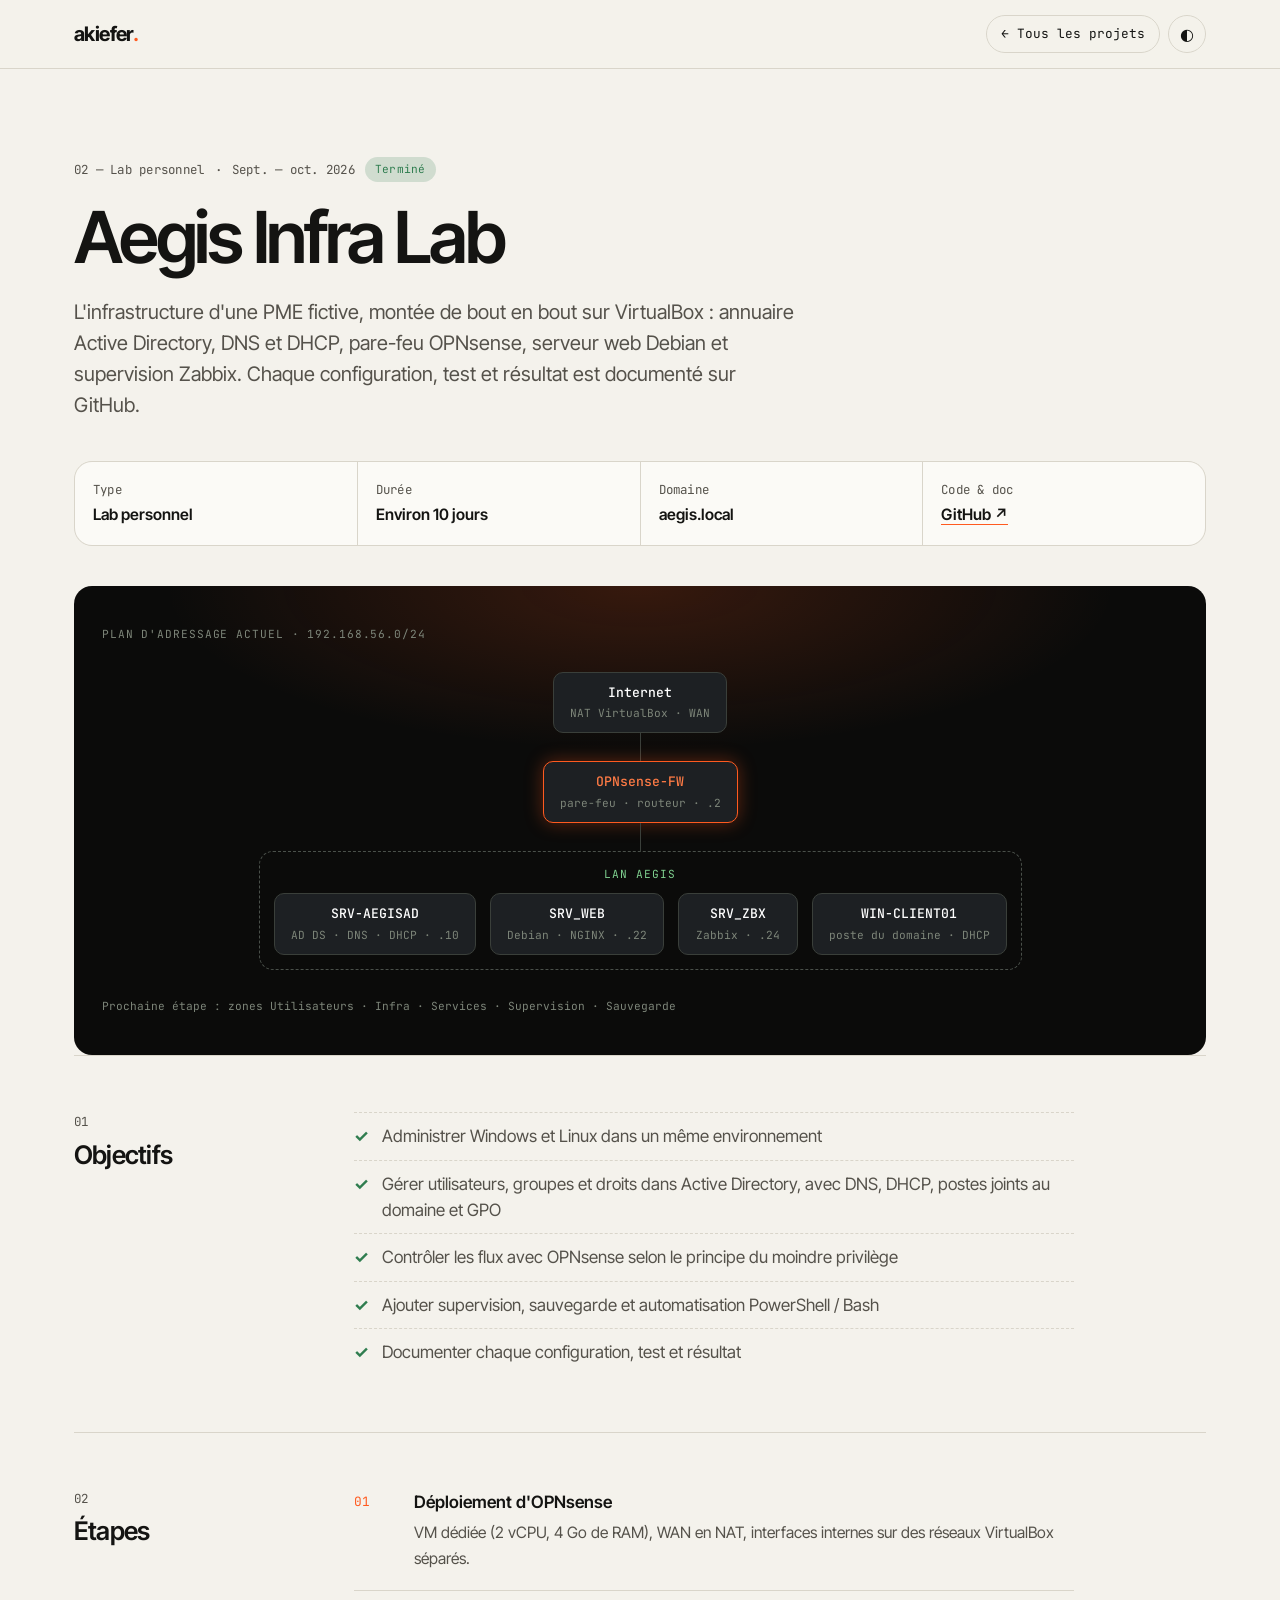
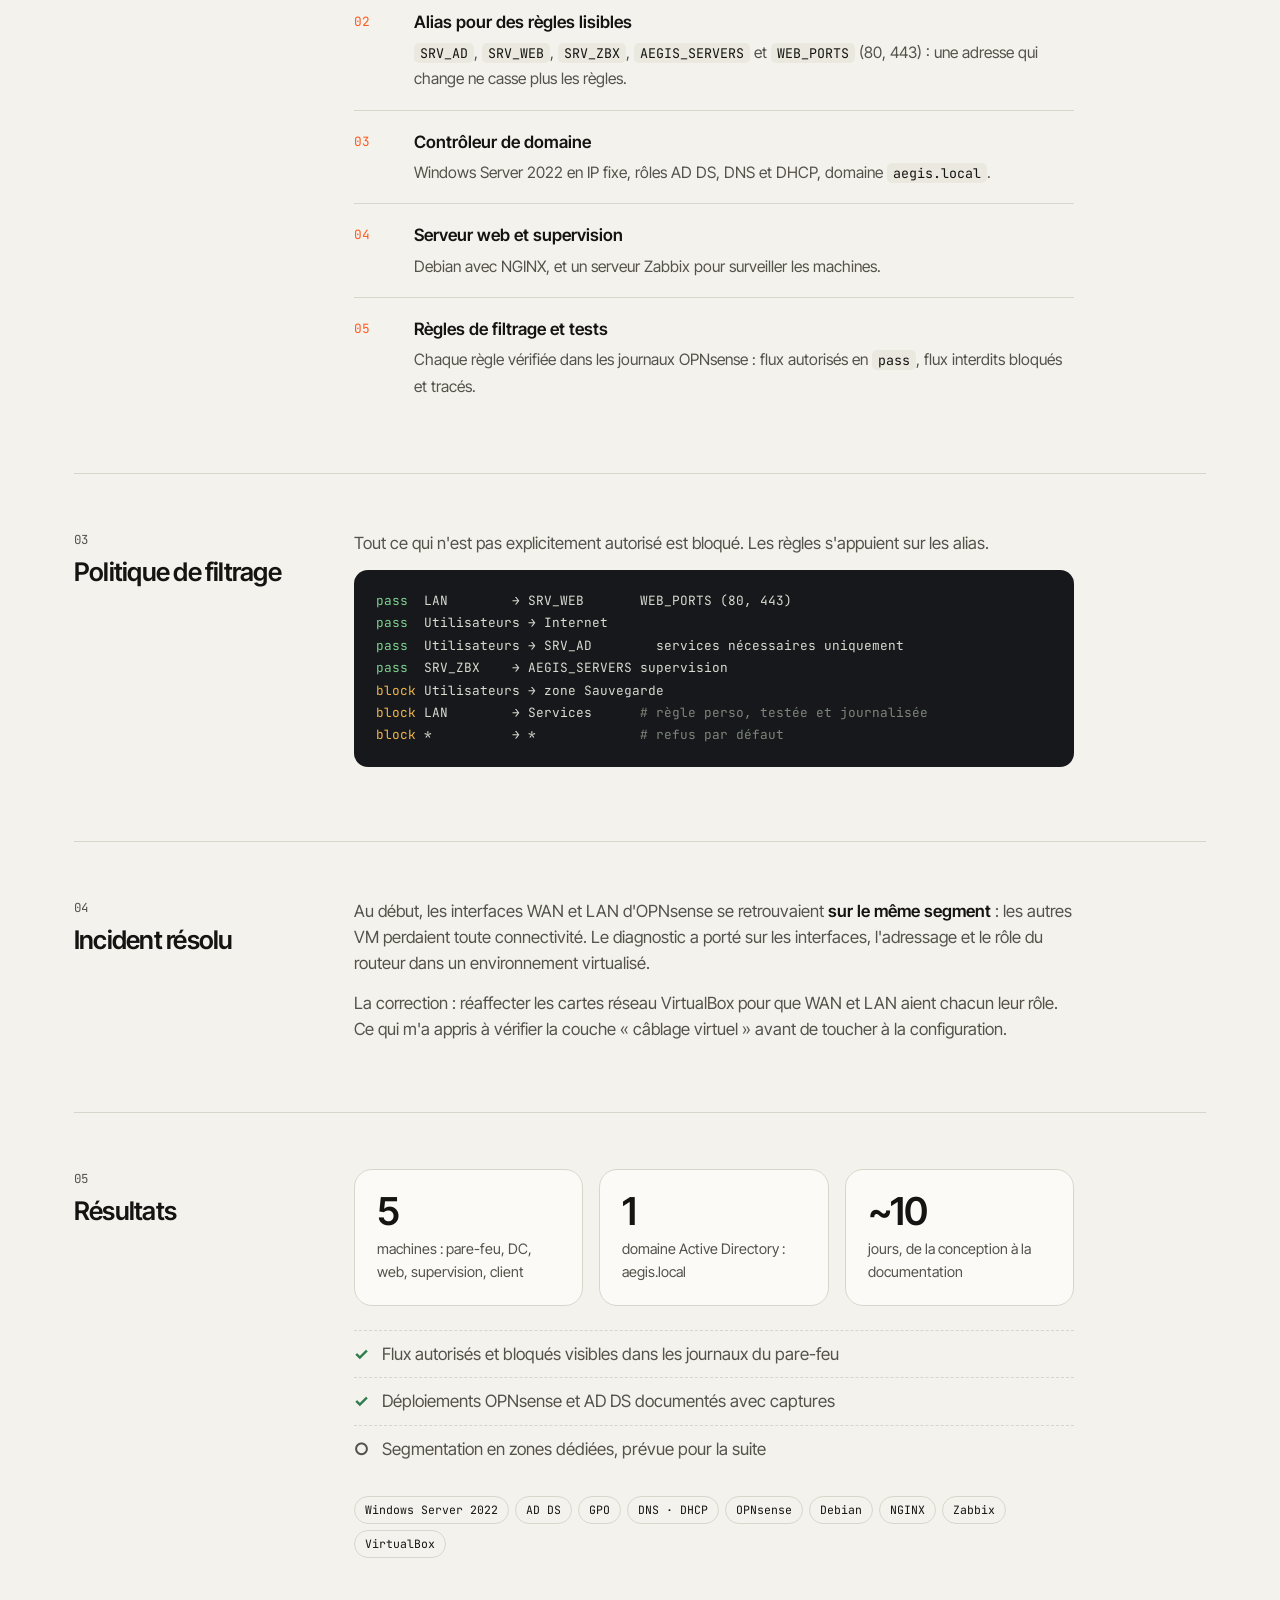
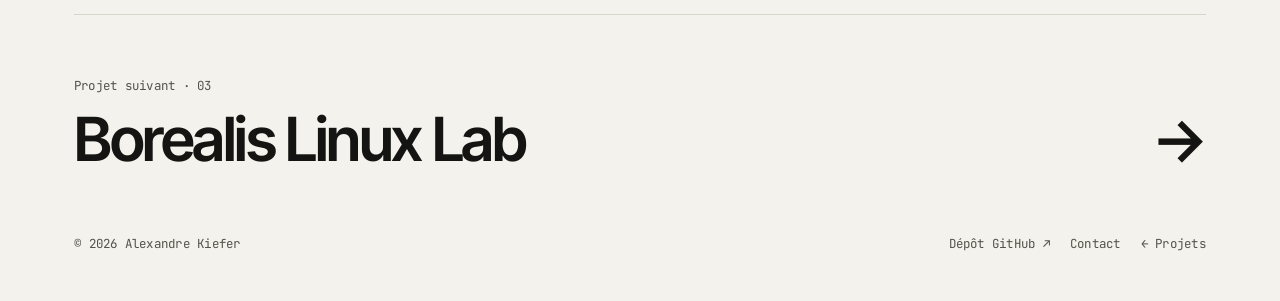
<file: projet-aegis.html>
<!doctype html>
<html lang="fr">
<head>
<meta charset="utf-8">
<meta name="viewport" content="width=device-width, initial-scale=1">
<title>Aegis Infra Lab — Alexandre Kiefer</title>
<meta name="description" content="Lab personnel : infrastructure de PME fictive avec Active Directory, OPNsense, Debian/NGINX et Zabbix, documentée sur GitHub.">
<meta name="theme-color" content="#f4f2ec">
<link rel="preconnect" href="https://fonts.googleapis.com">
<link rel="preconnect" href="https://fonts.gstatic.com" crossorigin>
<link href="https://fonts.googleapis.com/css2?family=Inter+Tight:wght@400;500;600;700&family=JetBrains+Mono:wght@400;500&display=swap" rel="stylesheet">
<style>
/* ============ COULEURS (modifiables ici) ============ */
:root{
  --bg:#f4f2ec; --bg-2:#ebe8df; --card:#fbfaf6;
  --ink:#141412; --ink-2:#55524b; --line:#d9d5ca;
  --accent:#ff5a1f; --accent-ink:#e14a12; --ok:#2f7d4f;
  --term:#16181b; --term-ink:#d7dccf; --term-dim:#7d8579;
  --radius:18px;
  --sans:"Inter Tight",system-ui,sans-serif;
  --mono:"JetBrains Mono",ui-monospace,monospace;
}
@media (prefers-color-scheme:dark){
  :root:not([data-theme="light"]){
    --bg:#0e0e0d; --bg-2:#1a1a18; --card:#151513;
    --ink:#f2efe8; --ink-2:#9d998f; --line:#2a2926;
    --accent:#ff5a1f; --accent-ink:#ff6a33; --ok:#5fbf86;
  }
}
:root[data-theme="dark"]{
  --bg:#0e0e0d; --bg-2:#1a1a18; --card:#151513;
  --ink:#f2efe8; --ink-2:#9d998f; --line:#2a2926;
  --accent:#ff5a1f; --accent-ink:#ff6a33; --ok:#5fbf86;
}

*{box-sizing:border-box;margin:0;padding:0}
html{scroll-behavior:smooth;scroll-padding-top:84px}
body{background:var(--bg);color:var(--ink);font-family:var(--sans);font-size:17px;line-height:1.55;-webkit-font-smoothing:antialiased;overflow-x:hidden}
a{color:inherit;text-decoration:none}
img{max-width:100%;display:block}
.wrap{max-width:1180px;margin:0 auto;padding:0 24px}
.mono{font-family:var(--mono);font-size:.78rem;letter-spacing:.02em}
.skip{position:absolute;left:-999px;top:8px;background:var(--ink);color:var(--bg);padding:8px 14px;border-radius:8px;z-index:100}
.skip:focus{left:8px}

/* ============ EN-TÊTE ============ */
header{position:sticky;top:0;z-index:50;background:color-mix(in srgb,var(--bg) 85%,transparent);backdrop-filter:blur(12px);border-bottom:1px solid var(--line)}
.bar{display:flex;align-items:center;justify-content:space-between;height:68px;gap:20px}
.logo{font-weight:700;font-size:1.25rem;letter-spacing:-.03em}
.logo span{color:var(--accent)}
nav.main ul{display:flex;gap:4px;list-style:none}
nav.main a{display:flex;gap:6px;align-items:baseline;padding:8px 12px;border-radius:99px;font-size:.92rem;font-weight:500;transition:background .2s}
nav.main a sup{font-family:var(--mono);font-size:.65rem;color:var(--ink-2)}
nav.main a:hover,nav.main a.active{background:var(--bg-2)}
nav.main a.active sup{color:var(--accent)}
.actions{display:flex;gap:8px;align-items:center}
.btn{display:inline-flex;align-items:center;gap:8px;padding:11px 20px;border-radius:99px;font-weight:600;font-size:.93rem;border:1px solid var(--ink);transition:transform .2s,background .2s,color .2s;cursor:pointer;font-family:inherit}
.btn.fill{background:var(--ink);color:var(--bg)}
.btn.fill:hover{background:var(--accent);border-color:var(--accent)}
.btn.ghost{background:transparent;color:var(--ink)}
.btn.ghost:hover{background:var(--ink);color:var(--bg)}
.btn.sm{padding:8px 14px;font-size:.85rem}
.icon-btn{width:38px;height:38px;border-radius:50%;border:1px solid var(--line);background:none;color:var(--ink);cursor:pointer;display:grid;place-items:center;font-size:1rem}
.burger{display:none}
@media (max-width:860px){
  nav.main{display:none;position:absolute;top:68px;left:0;right:0;background:var(--bg);border-bottom:1px solid var(--line);padding:12px 24px 20px}
  nav.main.open{display:block}
  nav.main ul{flex-direction:column}
  nav.main a{font-size:1.2rem;padding:12px 0;justify-content:space-between;border-bottom:1px solid var(--line);border-radius:0}
  .burger{display:grid}
  .actions .cv{display:none}
}

/* ============ ACCUEIL ============ */
.hero{padding:72px 0 40px}
.status{display:inline-flex;align-items:center;gap:10px;padding:7px 14px;border:1px solid var(--line);border-radius:99px;background:var(--card)}
.dot{width:8px;height:8px;border-radius:50%;background:var(--ok);box-shadow:0 0 0 0 var(--ok);animation:pulse 2s infinite}
@keyframes pulse{70%{box-shadow:0 0 0 8px transparent}100%{box-shadow:0 0 0 0 transparent}}
.hero-grid{display:grid;grid-template-columns:1fr 210px;gap:56px;align-items:end;margin-top:32px}
h1{font-size:clamp(2.6rem,6.4vw,5.4rem);line-height:.98;letter-spacing:-.045em;font-weight:600}
h1 em{font-style:normal;color:var(--accent)}
.portrait{position:relative;aspect-ratio:4/5;border-radius:var(--radius);overflow:hidden;background:var(--bg-2);border:1px solid var(--line)}
.portrait .initials{position:absolute;inset:0;display:grid;place-items:center;font-size:5rem;font-weight:700;letter-spacing:-.05em;color:var(--ink-2)}
.portrait img{width:100%;height:100%;object-fit:cover;object-position:50% 20%;position:relative}
.portrait .tag{position:absolute;left:12px;bottom:12px;background:var(--bg);padding:5px 10px;border-radius:99px}
.intro{display:grid;grid-template-columns:1fr 210px;gap:56px;margin-top:40px}
.intro p{font-size:1.2rem;max-width:680px;color:var(--ink-2)}
.intro p strong{color:var(--ink);font-weight:600}
.cta{display:flex;gap:10px;flex-wrap:wrap;margin-top:28px}
@media (max-width:860px){
  .hero-grid,.intro{grid-template-columns:1fr;gap:28px}
  .portrait{max-width:150px}
}

/* Bandeau défilant */
.marquee{border-block:1px solid var(--line);overflow:hidden;margin-top:64px;padding:18px 0;mask-image:linear-gradient(90deg,transparent,#000 8%,#000 92%,transparent)}
.track{display:flex;width:max-content;animation:scroll 40s linear infinite}
.marquee:hover .track{animation-play-state:paused}
.track ul{display:flex;list-style:none}
.track li{font-family:var(--mono);font-size:.95rem;padding:0 28px;white-space:nowrap;display:flex;align-items:center;gap:28px}
.track li::after{content:"✦";color:var(--accent);font-size:.7rem}
@keyframes scroll{to{transform:translateX(-50%)}}

/* ============ SECTIONS ============ */
section{padding:96px 0}
.sec-head{display:flex;justify-content:space-between;align-items:end;gap:20px;margin-bottom:44px;padding-bottom:20px;border-bottom:1px solid var(--line)}
h2{font-size:clamp(2rem,4.4vw,3.4rem);letter-spacing:-.04em;line-height:1;font-weight:600}
.sec-head .mono{color:var(--ink-2)}

/* ============ PROJETS ============ */
.projects{display:grid;grid-template-columns:repeat(2,1fr);gap:20px}
.project{background:var(--card);border:1px solid var(--line);border-radius:var(--radius);overflow:hidden;display:flex;flex-direction:column;transition:transform .35s cubic-bezier(.2,.7,.2,1),border-color .3s}
.project:hover{transform:translateY(-4px);border-color:var(--ink)}
.project.wide{grid-column:span 2;flex-direction:row}
.project.wide .visual{flex:1.1}
.project.wide .body{flex:1}
.visual{background:var(--term);color:var(--term-ink);font-family:var(--mono);font-size:.8rem;line-height:1.75;padding:24px;min-height:230px;position:relative}
.visual::before{content:"";display:block;width:52px;height:10px;margin-bottom:16px;background:radial-gradient(circle,#ff5f57 4px,transparent 5px) 0 0/18px 10px repeat-x}
.visual .p{color:var(--accent)}
.visual .d{color:var(--term-dim)}
.visual .ok{color:#7fd08f}
.visual .warn{color:#f0b54a}
.cursor{display:inline-block;width:8px;height:1em;background:var(--term-ink);vertical-align:-2px;animation:blink 1s steps(1) infinite}
@keyframes blink{50%{opacity:0}}
.body{padding:28px;display:flex;flex-direction:column;gap:14px;flex:1}
.body .meta{display:flex;justify-content:space-between;color:var(--ink-2)}
.body h3{font-size:1.55rem;letter-spacing:-.03em;line-height:1.15;font-weight:600}
.body p{color:var(--ink-2);font-size:.98rem}
.tags{display:flex;flex-wrap:wrap;gap:6px;list-style:none}
.tags li{font-family:var(--mono);font-size:.72rem;padding:4px 10px;border:1px solid var(--line);border-radius:99px}
.stats{display:flex;gap:28px;margin-top:auto;padding-top:18px;border-top:1px solid var(--line)}
.stats b{display:block;font-size:1.6rem;letter-spacing:-.03em;font-weight:600}
.stats span{font-size:.8rem;color:var(--ink-2)}
@media (max-width:860px){
  .projects{grid-template-columns:1fr}
  .project.wide{grid-column:auto;flex-direction:column}
}

/* ============ PARCOURS ============ */
.about{display:grid;grid-template-columns:1fr 1.2fr;gap:56px}
.about .lead{font-size:1.35rem;line-height:1.4;letter-spacing:-.015em}
.facts{display:grid;grid-template-columns:1fr 1fr;gap:1px;background:var(--line);border:1px solid var(--line);border-radius:var(--radius);overflow:hidden;margin:32px 0}
.facts div{background:var(--card);padding:18px}
.facts dt{color:var(--ink-2)}
.facts dd{font-weight:600;margin-top:4px}
.timeline{list-style:none}
.timeline .group{font-family:var(--mono);font-size:.78rem;color:var(--accent);text-transform:uppercase;letter-spacing:.08em;padding:28px 0 10px}
.timeline .group:first-child{padding-top:0}
.timeline .item{display:grid;grid-template-columns:150px 1fr auto;gap:18px;padding:18px 0;border-top:1px solid var(--line);align-items:baseline}
.timeline .when{font-family:var(--mono);font-size:.8rem;color:var(--ink-2)}
.timeline strong{display:block;font-weight:600;font-size:1.05rem}
.timeline .where{color:var(--ink-2);font-size:.93rem}
.badge{font-family:var(--mono);font-size:.7rem;padding:4px 10px;border-radius:99px;background:var(--bg-2);white-space:nowrap}
.badge.live{background:var(--accent);color:#fff}
@media (max-width:860px){
  .about{grid-template-columns:1fr;gap:36px}
  .timeline .item{grid-template-columns:1fr auto}
  .timeline .when{grid-column:1/-1}
}

/* ============ COMPÉTENCES ============ */
.skills{display:grid;grid-template-columns:repeat(4,1fr);gap:16px}
.skill{background:var(--card);border:1px solid var(--line);border-radius:var(--radius);padding:24px;transition:border-color .3s}
.skill:hover{border-color:var(--ink)}
.skill .ico{width:42px;height:42px;border-radius:12px;background:var(--bg-2);display:grid;place-items:center;font-family:var(--mono);font-size:1rem;margin-bottom:18px;color:var(--accent)}
.skill h3{font-size:1.1rem;letter-spacing:-.02em;margin-bottom:10px;font-weight:600}
.skill ul{list-style:none;color:var(--ink-2);font-size:.92rem}
.skill li{padding:5px 0;border-top:1px dashed var(--line)}
@media (max-width:1000px){.skills{grid-template-columns:repeat(2,1fr)}}
@media (max-width:560px){.skills{grid-template-columns:1fr}}

/* ============ CONTACT ============ */
.contact{background:var(--ink);color:var(--bg);border-radius:28px;padding:64px;display:grid;grid-template-columns:1fr 1fr;gap:56px}
.contact h2{font-size:clamp(2.4rem,5.4vw,4.4rem)}
.contact .mono{opacity:.6}
.contact p{opacity:.8;margin-top:20px}
.contact .mail{display:inline-block;margin-top:20px;font-size:1.25rem;font-weight:600;border-bottom:2px solid var(--accent)}
.contact ul.info{list-style:none;margin-top:28px;font-size:.92rem;opacity:.8}
.contact ul.info li{padding:6px 0;border-top:1px solid color-mix(in srgb,var(--bg) 20%,transparent)}
form{display:flex;flex-direction:column;gap:14px}
label{font-family:var(--mono);font-size:.75rem;opacity:.7;display:block;margin-bottom:6px}
input,textarea{width:100%;background:transparent;border:1px solid color-mix(in srgb,var(--bg) 25%,transparent);border-radius:12px;padding:13px 15px;color:var(--bg);font:inherit;font-size:1rem}
input:focus,textarea:focus{outline:none;border-color:var(--accent)}
textarea{min-height:130px;resize:vertical}
.hp{position:absolute;left:-9999px}
form .btn{align-self:flex-start;background:var(--accent);border-color:var(--accent);color:#fff}
form .btn:hover{background:var(--bg);color:var(--ink);border-color:var(--bg)}
.note{font-size:.78rem;opacity:.55}
.form-msg{font-family:var(--mono);font-size:.85rem}
@media (max-width:860px){.contact{grid-template-columns:1fr;padding:36px 24px;gap:36px;border-radius:22px}}

/* ============ PIED DE PAGE ============ */
footer{padding:40px 0 48px}
footer .wrap{display:flex;justify-content:space-between;gap:16px;flex-wrap:wrap;color:var(--ink-2)}
footer nav{display:flex;gap:20px}
footer a:hover{color:var(--accent)}

/* Apparition au défilement */
.reveal{opacity:0;transform:translateY(24px);transition:opacity .8s ease,transform .8s cubic-bezier(.2,.7,.2,1)}
.reveal.in{opacity:1;transform:none}
@media (prefers-reduced-motion:reduce){
  *{animation:none!important;transition:none!important}
  .reveal{opacity:1;transform:none}
}

/* ============ TRANSITIONS ENTRE PAGES ============ */
@view-transition{navigation:auto}
::view-transition-old(root){animation:vt-out .25s ease both}
::view-transition-new(root){animation:vt-in .45s cubic-bezier(.2,.7,.2,1) both}
@keyframes vt-out{to{opacity:0;transform:translateY(-8px)}}
@keyframes vt-in{from{opacity:0;transform:translateY(14px)}}
body{animation:page-in .6s cubic-bezier(.2,.7,.2,1) both}
@keyframes page-in{from{opacity:0}}

/* Cartes projets cliquables */
a.project{cursor:pointer}
.project .arrow{display:inline-block;transition:transform .3s}
a.project:hover .arrow{transform:translate(3px,-3px);color:var(--accent)}
.project .more{font-family:var(--mono);font-size:.78rem;color:var(--accent);margin-top:4px}
.badge.wip{background:color-mix(in srgb,var(--ok) 18%,transparent);color:var(--ok)}

/* Prochains labs */
.roadmap{display:grid;grid-template-columns:repeat(3,1fr);gap:16px;margin-top:20px}
.lab{border:1px dashed var(--line);border-radius:var(--radius);padding:20px;display:flex;flex-direction:column;gap:8px}
.lab h3{font-size:1.05rem;font-weight:600;letter-spacing:-.02em}
.lab p{font-size:.9rem;color:var(--ink-2)}
.lab .mono{color:var(--ink-2)}
.roadmap-title{margin-top:48px;color:var(--ink-2)}
@media (max-width:860px){.roadmap{grid-template-columns:1fr}}

/* Certifications */
.certs{margin-top:48px}
.certs h3{font-size:1.4rem;letter-spacing:-.03em;font-weight:600;margin-bottom:16px}
.cert-list{list-style:none;display:grid;grid-template-columns:repeat(2,1fr);gap:10px}
.cert-list li{display:flex;justify-content:space-between;gap:12px;align-items:center;padding:14px 16px;background:var(--card);border:1px solid var(--line);border-radius:12px;font-size:.93rem}
.cert-list li .mono{color:var(--ink-2);white-space:nowrap}
.cert-list li.todo{background:transparent;border-style:dashed;color:var(--ink-2)}
@media (max-width:760px){.cert-list{grid-template-columns:1fr}}

/* ============ PAGE PROJET ============ */
.back{display:inline-flex;gap:8px;align-items:center;font-family:var(--mono);font-size:.8rem;padding:8px 14px;border:1px solid var(--line);border-radius:99px;transition:border-color .2s}
.back:hover{border-color:var(--ink)}
.p-hero{padding:56px 0 40px}
.p-kicker{display:flex;gap:10px;flex-wrap:wrap;align-items:center;color:var(--ink-2);margin:32px 0 20px}
.p-hero h1{font-size:clamp(2.4rem,5.6vw,4.6rem);max-width:15ch}
.p-lead{font-size:1.25rem;color:var(--ink-2);max-width:720px;margin-top:24px}
.p-meta{display:grid;grid-template-columns:repeat(4,1fr);gap:1px;background:var(--line);border:1px solid var(--line);border-radius:var(--radius);overflow:hidden;margin-top:40px}
.p-meta div{background:var(--card);padding:18px}
.p-meta dt{color:var(--ink-2)}
.p-meta dd{font-weight:600;margin-top:4px;font-size:.98rem}
@media (max-width:760px){.p-meta{grid-template-columns:1fr 1fr}}

/* Schéma d'architecture */
.diagram{background:var(--term);color:var(--term-ink);border-radius:var(--radius);padding:40px 28px;font-family:var(--mono);font-size:.78rem;display:flex;flex-direction:column;align-items:center;overflow-x:auto}
.diagram .cap{align-self:flex-start;color:var(--term-dim);margin-bottom:28px;letter-spacing:.08em;text-transform:uppercase;font-size:.7rem}
.tier{display:flex;gap:14px;justify-content:center;flex-wrap:wrap}
.node{border:1px solid #3a3f3a;border-radius:10px;padding:10px 16px;text-align:center;background:#1d2023;min-width:120px}
.node b{display:block;color:#fff;font-weight:500;font-size:.82rem}
.node small{color:var(--term-dim);font-size:.7rem}
.node.key{border-color:var(--accent)}
.node.key b{color:var(--accent)}
.node.off{border-style:dashed;opacity:.6}
.wire{width:1px;height:28px;background:#3a3f3a;margin:0 auto}
.zones{display:flex;gap:14px;flex-wrap:wrap;justify-content:center}
.zone{border:1px dashed #4a504a;border-radius:14px;padding:14px;display:flex;flex-direction:column;gap:10px;align-items:center}
.zone > span{color:#7fd08f;font-size:.7rem;letter-spacing:.08em}
.zone.blocked > span{color:#f0b54a}
.legend{display:flex;gap:18px;flex-wrap:wrap;margin-top:28px;color:var(--term-dim);font-size:.7rem;align-self:flex-start}

/* Sections du détail */
.p-sec{display:grid;grid-template-columns:240px 1fr;gap:40px;padding:56px 0;border-top:1px solid var(--line)}
.p-sec h2{font-size:1.6rem;letter-spacing:-.03em}
.p-sec .num{display:block;color:var(--ink-2);margin-bottom:10px}
.p-body{max-width:720px}
.p-body p{color:var(--ink-2);margin-bottom:14px;font-size:1.05rem}
.p-body p strong{color:var(--ink);font-weight:600}
.steps{list-style:none;counter-reset:s}
.steps li{counter-increment:s;display:grid;grid-template-columns:48px 1fr;gap:12px;padding:18px 0;border-top:1px solid var(--line)}
.steps li:first-child{border-top:none;padding-top:0}
.steps li::before{content:counter(s,decimal-leading-zero);font-family:var(--mono);font-size:.8rem;color:var(--accent);padding-top:3px}
.steps b{display:block;font-weight:600;margin-bottom:4px}
.steps span{color:var(--ink-2);font-size:.98rem}
.code{background:var(--term);color:var(--term-ink);font-family:var(--mono);font-size:.8rem;line-height:1.75;padding:20px 22px;border-radius:14px;margin:8px 0 18px;overflow-x:auto;white-space:pre}
.code .p{color:var(--accent)}.code .d{color:var(--term-dim)}.code .ok{color:#7fd08f}.code .warn{color:#f0b54a}
.p-stats{display:grid;grid-template-columns:repeat(3,1fr);gap:16px}
.p-stats div{background:var(--card);border:1px solid var(--line);border-radius:var(--radius);padding:22px}
.p-stats b{display:block;font-size:2.4rem;letter-spacing:-.04em;font-weight:600;line-height:1}
.p-stats span{display:block;margin-top:8px;color:var(--ink-2);font-size:.9rem}
.checks{list-style:none}
.checks li{padding:10px 0 10px 28px;position:relative;border-top:1px dashed var(--line);color:var(--ink-2)}
.checks li::before{content:"✓";position:absolute;left:0;color:var(--ok);font-weight:700}
.checks li.wait::before{content:"○";color:var(--ink-2)}
@media (max-width:860px){
  .p-sec{grid-template-columns:1fr;gap:20px;padding:40px 0}
  .p-stats{grid-template-columns:1fr}
}

.next{display:block;border-top:1px solid var(--line);padding:56px 0 24px;transition:color .3s}
.next .mono{color:var(--ink-2)}
.next h2{font-size:clamp(2rem,5vw,3.8rem);margin-top:12px;display:flex;justify-content:space-between;gap:20px;align-items:center}
.next:hover h2{color:var(--accent)}
.next .arrow{transition:transform .3s}
.next:hover .arrow{transform:translateX(8px)}
.p-body code,.steps code{font-family:var(--mono);font-size:.85em;background:var(--bg-2);padding:1px 6px;border-radius:5px;color:var(--ink)}
.p-sec > *{min-width:0}
@media (max-width:860px){.p-sec{grid-template-columns:minmax(0,1fr)}}
.org{display:flex;gap:14px;align-items:flex-start}
.org img{width:40px;height:40px;object-fit:contain;border-radius:10px;background:#fff;border:1px solid var(--line);padding:4px;flex-shrink:0}

/* ================= EFFETS STYLE V2 ================= */
h1 em{color:var(--accent-ink)}
.outline{color:transparent;-webkit-text-stroke:1.6px var(--ink);text-stroke:1.6px var(--ink)}
.status{background:color-mix(in srgb,var(--card) 70%,transparent)}

/* Cartes projets */
.project{background:var(--card);position:relative}
.project:hover{border-color:color-mix(in srgb,var(--accent) 55%,var(--line));box-shadow:0 0 0 1px color-mix(in srgb,var(--accent) 25%,transparent),0 30px 60px -30px color-mix(in srgb,var(--accent) 45%,transparent)}
.project .visual{background:#0b0b0a;min-height:260px;overflow:hidden;display:flex;align-items:center;justify-content:center;padding:28px}
.project .visual::before{display:none}
.glow-orange{background:radial-gradient(60% 70% at 50% 35%,rgba(255,90,31,.38),transparent 70%),radial-gradient(40% 40% at 85% 90%,rgba(255,90,31,.12),transparent 70%),#0b0b0a!important}
.glow-lime{background:radial-gradient(55% 60% at 50% 20%,rgba(212,240,90,.22),transparent 70%),radial-gradient(50% 50% at 90% 100%,rgba(90,140,60,.18),transparent 70%),#0b0b0a!important}
.glow-blue{background:radial-gradient(60% 70% at 85% 10%,rgba(90,120,255,.30),transparent 70%),radial-gradient(50% 60% at 10% 100%,rgba(160,90,255,.22),transparent 70%),#0b0b0a!important}
.project .go{width:30px;height:30px;border-radius:50%;background:var(--accent);color:#0e0e0d;display:grid;place-items:center;font-size:.85rem;font-weight:700;transition:transform .3s}
.project:hover .go{transform:rotate(45deg)}
.project .body .meta{align-items:center}
.project .stats span{font-family:var(--mono);font-size:.66rem;text-transform:uppercase;letter-spacing:.06em}
.wip-t{font-style:normal;color:var(--ok)}
.vcap{position:absolute;left:18px;bottom:14px;font-family:var(--mono);font-size:.62rem;letter-spacing:.08em;color:#6f6c64}
.vtop{position:absolute;left:18px;top:14px;color:#8b8a7c;font-size:.68rem}

/* Schéma réseau (CESAM) */
.net{display:flex;flex-direction:column;align-items:center;gap:16px;width:100%;max-width:520px;font-family:var(--mono);color:#cfcabd;position:relative}
.net .row{display:flex;gap:14px;justify-content:center;position:relative}
.net .row+.row::before{content:"";position:absolute;top:-16px;left:50%;width:1px;height:16px;background:#4a453e}
.net .pill{border:1px solid #4a453e;border-radius:99px;padding:5px 16px;font-size:.66rem;letter-spacing:.1em;background:#121110}
.net .box{border:1px solid #3a3631;border-radius:10px;background:rgba(18,17,16,.92);padding:9px 12px;display:flex;flex-direction:column;gap:4px;align-items:center;min-width:96px}
.net .box b{font-weight:500;font-size:.72rem;color:#f2efe8}
.net .box small{font-size:.58rem;letter-spacing:.08em;color:#8f8a80}
.net .hot{background:linear-gradient(180deg,#ff6a2c,#e04a12);border-color:#ff7b45;box-shadow:0 0 30px rgba(255,90,31,.45)}
.net .hot b{color:#fff}.net .hot small{color:#ffe1d3}
.net .core{border-color:#5a554d}
.net .vlan{min-width:110px;align-items:flex-start}
.net .vlan small{color:#ff7b45}
.net .vlan b{font-size:.8rem}
.vms{display:flex;gap:4px;margin-top:2px}
.vms i{width:16px;height:9px;border-radius:2px;background:#2f2c28}
.spark{width:80px;height:24px}
.spark polyline{fill:none;stroke:#ff7b45;stroke-width:1.6}
@media (max-width:860px){.net .mid .side{display:none}.net .vlan{min-width:0}}

/* Graphe (Aegis) */
.graph{width:100%;max-width:360px;height:auto}
.graph .edges line{stroke:#5f6b3a;stroke-width:1}
.graph .edges line.cut{stroke:#ff7b45;stroke-dasharray:3 3}
.graph circle{fill:#0b0b0a;stroke:#c9e86a;stroke-width:1.4}
.graph circle.main{fill:#d4f05a;stroke:none;filter:drop-shadow(0 0 10px rgba(212,240,90,.8))}
.graph circle.bad{stroke:#ff7b45}
.graph text{fill:#8d927a;font-family:var(--mono);font-size:8px;text-anchor:middle}
.graph text.bad{fill:#ff7b45;text-anchor:start}

/* Fenêtre terminal (Borealis) */
.win{width:100%;max-width:400px;border:1px solid #2c2f3d;border-radius:12px;background:rgba(10,11,16,.88);box-shadow:0 20px 50px rgba(0,0,0,.5);font-family:var(--mono);font-size:.74rem;overflow:hidden}
.win-bar{display:flex;gap:6px;align-items:center;padding:9px 12px;border-bottom:1px solid #22252f}
.win-bar i{width:9px;height:9px;border-radius:50%;background:#3a3d4a}
.win-bar i:first-child{background:#ff5f57}
.win-bar span{margin-left:8px;color:#6c7083;font-size:.66rem}
.win-body{padding:14px 16px;line-height:1.75;color:#d7dccf}
.win-body .p{color:var(--accent)}.win-body .ok{color:#7fd08f}.win-body .d{color:#7d8579}

/* Contact orange */
.contact{background:var(--accent);color:#141412;border-radius:28px;align-items:center}
.contact .mono{opacity:.75}
.contact h2{color:#141412}
.contact p{opacity:.85}
.contact .label{display:block;margin-top:26px;text-transform:uppercase;letter-spacing:.08em}
.contact .mail{border-bottom:2px solid #141412;margin-top:8px;color:#141412}
.contact ul.info{opacity:1}
.contact ul.info li{border:none;padding:4px 0;font-size:.92rem}
.c-btns{display:flex;gap:10px;flex-wrap:wrap;margin-top:24px}
.btn.dark{background:#141412;color:#fff;border-color:#141412}
.btn.dark:hover{background:#fff;color:#141412;border-color:#fff}
.btn.line{background:transparent;color:#141412;border-color:#141412}
.btn.line:hover{background:#141412;color:#fff}
.form-card{background:#121211;color:#f2efe8;border-radius:22px;padding:30px;box-shadow:0 30px 60px -20px rgba(0,0,0,.45);gap:16px}
.form-card label{color:#9d998f;opacity:1;text-transform:uppercase;letter-spacing:.08em;font-size:.68rem}
.form-card label small{text-transform:none;letter-spacing:0}
.form-card input,.form-card textarea{background:#1a1a18;border:1px solid #2c2b28;color:#f2efe8}
.form-card input::placeholder,.form-card textarea::placeholder{color:#6d6a63}
.form-card input:focus,.form-card textarea:focus{border-color:var(--accent)}
.form-card .two{display:grid;grid-template-columns:1fr 1fr;gap:14px}
.form-foot{display:flex;justify-content:space-between;align-items:center;gap:16px}
.form-card .note{opacity:1;color:#8d897f;max-width:240px}
.form-card .btn.send{background:var(--accent);border-color:var(--accent);color:#141412;align-self:auto}
.form-card .btn.send:hover{background:#fff;border-color:#fff}
.form-card .form-msg{color:#c9c5bb}
@media (max-width:860px){.form-card{padding:20px}.form-card .two{grid-template-columns:1fr}.form-foot{flex-direction:column;align-items:flex-start}}

/* Pages projet : accent plus vif aussi */
.node.key{border-color:var(--accent);box-shadow:0 0 18px rgba(255,90,31,.35)}
.node.key b{color:#ff7b45}
.diagram{background:radial-gradient(60% 50% at 50% 0%,rgba(255,90,31,.18),transparent 70%),#0b0b0a}
.badge.live{background:var(--accent);color:#141412}
.project .visual{position:relative}
.net .vcap{position:static;margin-top:4px;align-self:flex-start}
.form-card .btn.send{white-space:nowrap}
.contact{grid-template-columns:1fr 1.15fr}
@media (max-width:860px){.contact{grid-template-columns:1fr}}

/* Halo d'ambiance */
.hero{position:relative;isolation:isolate}
.hero::before{content:"";position:absolute;z-index:-1;inset:-120px -10% auto auto;width:720px;height:620px;background:radial-gradient(closest-side,color-mix(in srgb,var(--accent) 22%,transparent),transparent);filter:blur(10px);pointer-events:none}
.hero::after{content:"";position:absolute;z-index:-1;left:-160px;top:280px;width:520px;height:420px;background:radial-gradient(closest-side,color-mix(in srgb,var(--accent) 10%,transparent),transparent);pointer-events:none}
#projets .sec-head h2,#parcours .sec-head h2,#competences .sec-head h2{background:linear-gradient(90deg,var(--ink) 60%,var(--accent));-webkit-background-clip:text;background-clip:text;color:transparent}
.skill:hover .ico{background:var(--accent);color:#141412}
.skill .ico{transition:background .3s,color .3s}
.timeline .item{transition:background .3s}
.timeline .item:hover{background:color-mix(in srgb,var(--accent) 6%,transparent)}

.hero{overflow-x:clip}html{overflow-x:hidden}

/* ================= EFFETS CYBER ================= */
/* Grille qui suit la souris */
.cyber-grid{position:absolute;inset:0;z-index:-1;pointer-events:none;
  background-image:radial-gradient(color-mix(in srgb,var(--ink) 22%,transparent) 1px,transparent 1.2px);background-size:22px 22px;
  -webkit-mask-image:radial-gradient(260px circle at var(--mx,70%) var(--my,30%),#000 0%,transparent 75%);mask-image:radial-gradient(260px circle at var(--mx,70%) var(--my,30%),#000 0%,transparent 75%);opacity:.9}

/* Texte qui se déchiffre */
.scramble .x{color:var(--accent);opacity:.85}

/* Logo glitch */
.logo{position:relative;display:inline-block}
.logo:hover{animation:glitch .5s steps(2) 1}
@keyframes glitch{0%{text-shadow:2px 0 #ff5a1f,-2px 0 #3fd8ea;transform:translateX(0)}25%{transform:translateX(-1px)}50%{text-shadow:-2px 0 #ff5a1f,2px 0 #3fd8ea;transform:translateX(1px)}100%{text-shadow:none;transform:none}}

/* Balayage de scan sur les visuels projets */
.project .visual::after{content:"";position:absolute;left:0;right:0;top:-30%;height:30%;background:linear-gradient(180deg,transparent,rgba(255,90,31,.10) 70%,rgba(255,120,60,.55) 98%,transparent);opacity:0;pointer-events:none}
.project:hover .visual::after{animation:scan 1.6s cubic-bezier(.4,0,.2,1) infinite;opacity:1}
@keyframes scan{to{top:100%}}

/* Petit indicateur "chiffré" dans la barre de statut */
.status .lock{color:var(--accent);margin-left:2px}
@media (prefers-reduced-motion:reduce){.cyber-grid{display:none}}

/* Contact : recherche */
.seek{display:flex;gap:8px;align-items:center;flex-wrap:wrap;margin-top:18px}
.seek-chip{background:#141412;color:#fff;font-weight:600;font-size:.9rem;padding:7px 16px;border-radius:99px;letter-spacing:.01em}
.seek-txt{margin-left:4px}
.contact p strong{font-weight:700}
.form-card select{width:100%;background:#1a1a18;border:1px solid #2c2b28;border-radius:12px;padding:13px 15px;color:#f2efe8;font:inherit;font-size:1rem;appearance:none;background-image:linear-gradient(45deg,transparent 50%,#9d998f 50%),linear-gradient(135deg,#9d998f 50%,transparent 50%);background-position:calc(100% - 20px) 55%,calc(100% - 15px) 55%;background-size:5px 5px;background-repeat:no-repeat}
.form-card select:focus{outline:none;border-color:var(--accent)}

/* ================= INTRO CYBER ================= */
#intro{position:fixed;inset:0;z-index:999;background:#070707;color:#ece8df;font-family:var(--mono);overflow:hidden;transform-origin:50% 50%}
#intro-bg{position:absolute;inset:0;width:100%;height:100%}
#intro::after{content:"";position:absolute;inset:0;pointer-events:none;background:repeating-linear-gradient(0deg,rgba(255,255,255,.03) 0 1px,transparent 1px 3px),radial-gradient(ellipse at center,transparent 55%,rgba(0,0,0,.65))}
.i-hud{position:absolute;font-size:.68rem;letter-spacing:.12em;color:#8b867c;z-index:2;text-transform:uppercase}
.i-hud b{color:#ff5a1f;font-weight:500}
.i-tl{top:22px;left:26px}.i-tr{top:22px;right:26px}.i-bl{bottom:24px;left:26px}
.i-stage{position:relative;z-index:2;height:100%;display:grid;grid-template-columns:1.1fr .9fr;gap:56px;align-items:center;max-width:1080px;margin:0 auto;padding:0 32px}
.i-term{font-size:.82rem;line-height:1.95;min-height:15em}
.i-term .ln{white-space:pre;overflow:hidden;text-overflow:ellipsis}
.i-term .p{color:#ff5a1f}.i-term .ok{color:#7fd08f}.i-term .d{color:#6f6b63}.i-term .w{color:#f0b54a}
.i-term .cur{display:inline-block;width:8px;height:1em;background:#ff5a1f;vertical-align:-2px;animation:blink .8s steps(1) infinite}
.i-id{display:flex;flex-direction:column;align-items:flex-start;gap:14px;opacity:0;transform:translateY(10px);transition:opacity .4s,transform .4s}
.i-id.on{opacity:1;transform:none}
.i-photo{position:relative;width:210px;height:210px}
.i-photo canvas{width:100%;height:100%;display:block;border-radius:6px}
.i-photo .c{position:absolute;width:20px;height:20px;border-color:#ff5a1f;border-style:solid;border-width:0}
.i-photo .c.tl{top:-8px;left:-8px;border-top-width:2px;border-left-width:2px}
.i-photo .c.tr{top:-8px;right:-8px;border-top-width:2px;border-right-width:2px}
.i-photo .c.bl{bottom:-8px;left:-8px;border-bottom-width:2px;border-left-width:2px}
.i-photo .c.br{bottom:-8px;right:-8px;border-bottom-width:2px;border-right-width:2px}
.i-photo .scan{position:absolute;left:-8px;right:-8px;height:2px;top:0;background:#ff5a1f;box-shadow:0 0 14px 3px rgba(255,90,31,.7);opacity:0}
.i-photo.scanning .scan{opacity:1;animation:iscan 1.1s ease-in-out 2 alternate}
@keyframes iscan{from{top:0}to{top:100%}}
.i-photo .lbl{position:absolute;left:0;bottom:-26px;white-space:nowrap;font-size:.62rem;letter-spacing:.14em;color:#8b867c}
.i-photo .lbl b{color:#7fd08f;font-weight:500}
.i-name{font-family:var(--sans);font-size:clamp(1.9rem,3.6vw,2.7rem);font-weight:600;letter-spacing:-.03em;line-height:1;margin-top:22px;min-height:1em}
.i-name .x{color:#ff5a1f}
.i-role{font-family:var(--sans);font-size:1rem;color:#b9b4aa;opacity:0;transition:opacity .4s}
.i-role.on{opacity:1}
.i-tags{display:flex;gap:8px}
.i-tags span{font-size:.72rem;letter-spacing:.12em;padding:6px 12px;border:1px solid #ff5a1f;color:#ff5a1f;border-radius:99px;opacity:0;transform:scale(.8);transition:opacity .25s,transform .25s cubic-bezier(.3,1.6,.5,1)}
.i-tags span.on{opacity:1;transform:none}
.i-tags span.fill{background:#ff5a1f;color:#0b0b0a}
.i-granted{position:absolute;inset:0;z-index:3;display:grid;place-items:center;pointer-events:none;opacity:0}
.i-granted span{font-family:var(--sans);font-weight:700;font-size:clamp(2.4rem,8vw,6rem);letter-spacing:-.04em;color:#fff;background:#ff5a1f;padding:.05em .35em;transform:skewX(-6deg);box-shadow:0 0 80px rgba(255,90,31,.6)}
.i-granted.on{opacity:1;animation:igl .45s steps(3) 1}
@keyframes igl{0%{transform:translateX(-10px);filter:hue-rotate(-25deg) saturate(1.4)}33%{transform:translateX(8px);clip-path:inset(20% 0 40% 0)}66%{transform:translateX(-4px);clip-path:inset(60% 0 5% 0)}100%{transform:none;clip-path:none;filter:none}}
#intro.dim .i-stage,#intro.dim .i-bar{opacity:.18;transition:opacity .3s}
.i-bar{position:absolute;left:26px;right:26px;bottom:52px;height:2px;background:#1f1d1a;z-index:2}
.i-bar i{display:block;height:100%;width:0;background:#ff5a1f;box-shadow:0 0 12px #ff5a1f}
.i-bar b{position:absolute;right:0;top:-20px;font-size:.66rem;font-weight:400;color:#ff5a1f;letter-spacing:.1em}
#intro .intro-skip{position:absolute;right:24px;bottom:16px;background:none;border:1px solid #33302c;color:#9d998f;font-family:var(--mono);font-size:.72rem;padding:6px 13px;border-radius:99px;cursor:pointer;z-index:4}
#intro .intro-skip:hover{color:#fff;border-color:#ff5a1f}
#intro.out{animation:crt .6s cubic-bezier(.7,0,.3,1) forwards}
@keyframes crt{0%{transform:none;filter:brightness(1)}45%{transform:scale(1,.004);filter:brightness(3)}100%{transform:scale(0,.004);filter:brightness(5);opacity:0}}
@media (max-width:760px){
  .i-stage{grid-template-columns:1fr;gap:26px;align-content:center;padding:0 22px}
  .i-id{order:-1}
  .i-photo{width:130px;height:130px}
  .i-term{font-size:.68rem;min-height:11em;line-height:1.8}
  .i-tr{display:none}
}


/* Écran d'accueil */
.i-welcome{position:absolute;inset:0;z-index:5;display:grid;place-items:center;text-align:center;padding:0 24px;opacity:0;pointer-events:none;transition:opacity .5s}
#intro.welcome .i-welcome{opacity:1;pointer-events:auto}
#intro.welcome .i-stage,#intro.welcome .i-granted,#intro.welcome .i-bar{opacity:0!important;transition:opacity .35s}
#intro.welcome #intro-bg{opacity:.55;transition:opacity .6s}
.w-box{max-width:820px}
.w-hi{font-size:.8rem;letter-spacing:.2em;text-transform:uppercase;color:#ff5a1f;opacity:0;transform:translateY(8px);transition:all .5s .1s}
.w-title{font-family:var(--sans);font-weight:600;font-size:clamp(2.4rem,7vw,5.4rem);line-height:1;letter-spacing:-.045em;margin-top:18px;color:#f2efe8}
.w-title .w{display:inline-block;opacity:0;transform:translateY(40%) rotate(2deg);filter:blur(6px);transition:opacity .6s,transform .6s cubic-bezier(.2,.8,.2,1),filter .6s}
.w-title .w-dot{color:#ff5a1f}
.w-line{height:2px;width:0;margin:26px auto 0;background:linear-gradient(90deg,transparent,#ff5a1f,transparent);transition:width .9s .5s cubic-bezier(.2,.8,.2,1)}
.w-sub{font-family:var(--sans);font-size:clamp(1rem,1.8vw,1.2rem);color:#c9c4ba;margin-top:22px;opacity:0;transition:opacity .6s .7s}
.w-sub b{color:#fff;font-weight:600}
.w-menu{display:flex;gap:10px;justify-content:center;flex-wrap:wrap;margin-top:30px}
.w-menu span{font-size:.72rem;letter-spacing:.12em;text-transform:uppercase;color:#9d998f;border:1px solid #2c2a27;border-radius:99px;padding:7px 14px;opacity:0;transform:translateY(6px);transition:opacity .4s,transform .4s,border-color .3s}
.w-menu span b{color:#ff5a1f;font-weight:500;margin-right:6px}
.w-enter{position:relative;margin-top:36px;font-family:var(--sans);font-weight:600;font-size:1rem;color:#0e0e0d;background:#f2efe8;border:none;border-radius:99px;padding:14px 30px;cursor:pointer;overflow:hidden;opacity:0;transform:translateY(8px);transition:opacity .5s 1.1s,transform .5s 1.1s}
.w-enter i{position:absolute;inset:0;width:0;background:#ff5a1f;z-index:0}
.w-enter span{position:relative;z-index:1}
.w-enter:hover{transform:scale(1.04)!important}
#intro.welcome .w-hi,#intro.welcome .w-sub,#intro.welcome .w-enter{opacity:1;transform:none}
#intro.welcome .w-line{width:min(420px,70%)}
#intro.welcome .w-title .w{opacity:1;transform:none;filter:none}
#intro.welcome .w-menu span{opacity:1;transform:none}
#intro.welcome .w-enter i{animation:wfill 2.9s linear 1.2s forwards}
@keyframes wfill{to{width:100%}}
@media (prefers-reduced-motion:reduce){#intro{display:none!important}}

/* Intro version pro */
#intro::after{background:radial-gradient(ellipse at center,transparent 55%,rgba(0,0,0,.6))}
#intro.out{animation:none;opacity:0;transform:translateY(-24px);transition:opacity .65s ease,transform .65s ease}
.i-term{font-size:.84rem}
.i-term .ln{white-space:pre}
.i-name{opacity:0;transform:translateY(8px);transition:opacity .5s,transform .5s}
.i-name.on{opacity:1;transform:none}
.i-photo canvas{border-radius:10px}
.i-photo.scanning .scan{animation:iscan 1s ease-in-out 1}
.i-tags span.fill{background:transparent;color:#7fd08f;border-color:#2f6b45}
.i-tags span{border-color:#3a3631;color:#c9c4ba}
.w-hi{color:#9d998f;letter-spacing:.24em}
.w-title .w{filter:none;transform:translateY(30%)}
.w-enter{background:#f2efe8}
@media (max-width:760px){.i-term{font-size:.62rem}.i-term .ln{white-space:pre-wrap}}
@media (prefers-reduced-motion:reduce){#intro{display:none!important}}

/* Intro rapide */
.i-id{transition:opacity .25s,transform .25s}
.i-name,.i-role{transition:opacity .25s,transform .25s}
.i-photo.scanning .scan{animation-duration:.6s}
.i-bar{height:4px;bottom:48px}
.i-bar i{box-shadow:0 0 16px 2px #ff5a1f}
.i-bar b{font-size:.75rem;top:-22px}
.i-welcome{transition:opacity .3s}
.w-title .w{transition:opacity .35s,transform .35s cubic-bezier(.2,.8,.2,1)}
.w-line{transition:width .5s .2s}
.w-sub{transition:opacity .35s .3s}
.w-hi{transition:all .3s}
.w-enter{transition:opacity .3s .45s,transform .3s .45s}
#intro.welcome .w-enter i{animation:wfill 1.5s linear .4s forwards}
#intro.out{transition:opacity .4s ease,transform .4s ease}

</style>
</head>
<body>
<header>
  <div class="wrap bar">
    <a class="logo" href="index.html">akiefer<span>.</span></a>
    <div class="actions">
      <a class="back" href="index.html#projets">← Tous les projets</a>
      <button class="icon-btn" id="theme" aria-label="Changer de thème">◐</button>
    </div>
  </div>
</header>

<main>
  <div class="wrap">
    <section class="p-hero" style="padding-bottom:40px">
      <div class="p-kicker mono reveal"><span>02 — Lab personnel</span><span>·</span><span>Sept. — oct. 2026</span><span class="badge wip">Terminé</span></div>
      <h1 class="reveal">Aegis Infra Lab</h1>
      <p class="p-lead reveal">L'infrastructure d'une PME fictive, montée de bout en bout sur VirtualBox : annuaire Active Directory, DNS et DHCP, pare-feu OPNsense, serveur web Debian et supervision Zabbix. Chaque configuration, test et résultat est documenté sur GitHub.</p>
      <dl class="p-meta reveal">
        <div><dt class="mono">Type</dt><dd>Lab personnel</dd></div>
        <div><dt class="mono">Durée</dt><dd>Environ 10 jours</dd></div>
        <div><dt class="mono">Domaine</dt><dd>aegis.local</dd></div>
        <div><dt class="mono">Code &amp; doc</dt><dd><a href="https://github.com/kieferalexandre1-creator/Aegis-Infra-Lab" target="_blank" rel="noopener" style="border-bottom:1px solid var(--accent)">GitHub ↗</a></dd></div>
      </dl>
    </section>

    <div class="diagram reveal" role="img" aria-label="Schéma : Internet via NAT VirtualBox, pare-feu OPNsense, puis réseau LAN 192.168.56.0/24 avec contrôleur de domaine, serveur web, serveur Zabbix et poste client.">
      <span class="cap">Plan d'adressage actuel · 192.168.56.0/24</span>
      <div class="tier"><div class="node"><b>Internet</b><small>NAT VirtualBox · WAN</small></div></div>
      <div class="wire"></div>
      <div class="tier"><div class="node key"><b>OPNsense-FW</b><small>pare-feu · routeur · .2</small></div></div>
      <div class="wire"></div>
      <div class="zones">
        <div class="zone"><span>LAN AEGIS</span>
          <div class="tier">
            <div class="node"><b>SRV-AEGISAD</b><small>AD DS · DNS · DHCP · .10</small></div>
            <div class="node"><b>SRV_WEB</b><small>Debian · NGINX · .22</small></div>
            <div class="node"><b>SRV_ZBX</b><small>Zabbix · .24</small></div>
            <div class="node"><b>WIN-CLIENT01</b><small>poste du domaine · DHCP</small></div>
          </div>
        </div>
      </div>
      <div class="legend"><span>Prochaine étape : zones Utilisateurs · Infra · Services · Supervision · Sauvegarde</span></div>
    </div>

    <section class="p-sec reveal">
      <div><span class="mono num">01</span><h2>Objectifs</h2></div>
      <div class="p-body">
        <ul class="checks">
          <li>Administrer Windows et Linux dans un même environnement</li>
          <li>Gérer utilisateurs, groupes et droits dans Active Directory, avec DNS, DHCP, postes joints au domaine et GPO</li>
          <li>Contrôler les flux avec OPNsense selon le principe du moindre privilège</li>
          <li>Ajouter supervision, sauvegarde et automatisation PowerShell / Bash</li>
          <li>Documenter chaque configuration, test et résultat</li>
        </ul>
      </div>
    </section>

    <section class="p-sec reveal">
      <div><span class="mono num">02</span><h2>Étapes</h2></div>
      <div class="p-body">
        <ol class="steps">
          <li><div><b>Déploiement d'OPNsense</b><span>VM dédiée (2 vCPU, 4 Go de RAM), WAN en NAT, interfaces internes sur des réseaux VirtualBox séparés.</span></div></li>
          <li><div><b>Alias pour des règles lisibles</b><span><code>SRV_AD</code>, <code>SRV_WEB</code>, <code>SRV_ZBX</code>, <code>AEGIS_SERVERS</code> et <code>WEB_PORTS</code> (80, 443) : une adresse qui change ne casse plus les règles.</span></div></li>
          <li><div><b>Contrôleur de domaine</b><span>Windows Server 2022 en IP fixe, rôles AD DS, DNS et DHCP, domaine <code>aegis.local</code>.</span></div></li>
          <li><div><b>Serveur web et supervision</b><span>Debian avec NGINX, et un serveur Zabbix pour surveiller les machines.</span></div></li>
          <li><div><b>Règles de filtrage et tests</b><span>Chaque règle vérifiée dans les journaux OPNsense : flux autorisés en <code>pass</code>, flux interdits bloqués et tracés.</span></div></li>
        </ol>
      </div>
    </section>

    <section class="p-sec reveal">
      <div><span class="mono num">03</span><h2>Politique de filtrage</h2></div>
      <div class="p-body">
        <p>Tout ce qui n'est pas explicitement autorisé est bloqué. Les règles s'appuient sur les alias.</p>
        <div class="code"><span class="ok">pass </span> LAN        → SRV_WEB       WEB_PORTS (80, 443)
<span class="ok">pass </span> Utilisateurs → Internet
<span class="ok">pass </span> Utilisateurs → SRV_AD        services nécessaires uniquement
<span class="ok">pass </span> SRV_ZBX    → AEGIS_SERVERS supervision
<span class="warn">block</span> Utilisateurs → zone Sauvegarde
<span class="warn">block</span> LAN        → Services      <span class="d"># règle perso, testée et journalisée</span>
<span class="warn">block</span> *          → *             <span class="d"># refus par défaut</span></div>
      </div>
    </section>

    <section class="p-sec reveal">
      <div><span class="mono num">04</span><h2>Incident résolu</h2></div>
      <div class="p-body">
        <p>Au début, les interfaces WAN et LAN d'OPNsense se retrouvaient <strong>sur le même segment</strong> : les autres VM perdaient toute connectivité. Le diagnostic a porté sur les interfaces, l'adressage et le rôle du routeur dans un environnement virtualisé.</p>
        <p>La correction : réaffecter les cartes réseau VirtualBox pour que WAN et LAN aient chacun leur rôle. Ce qui m'a appris à vérifier la couche « câblage virtuel » avant de toucher à la configuration.</p>
      </div>
    </section>

    <section class="p-sec reveal">
      <div><span class="mono num">05</span><h2>Résultats</h2></div>
      <div class="p-body">
        <div class="p-stats">
          <div><b>5</b><span>machines : pare-feu, DC, web, supervision, client</span></div>
          <div><b>1</b><span>domaine Active Directory : aegis.local</span></div>
          <div><b>~10</b><span>jours, de la conception à la documentation</span></div>
        </div>
        <ul class="checks" style="margin-top:24px">
          <li>Flux autorisés et bloqués visibles dans les journaux du pare-feu</li>
          <li>Déploiements OPNsense et AD DS documentés avec captures</li>
          <li class="wait">Segmentation en zones dédiées, prévue pour la suite</li>
        </ul>
        <ul class="tags" style="margin-top:24px"><li>Windows Server 2022</li><li>AD DS</li><li>GPO</li><li>DNS · DHCP</li><li>OPNsense</li><li>Debian</li><li>NGINX</li><li>Zabbix</li><li>VirtualBox</li></ul>
      </div>
    </section>

    <a class="next reveal" href="projet-borealis.html">
      <span class="mono">Projet suivant · 03</span>
      <h2>Borealis Linux Lab <span class="arrow">→</span></h2>
    </a>
  </div>
</main>

<footer>
  <div class="wrap mono">
    <span>© <span class="year">2026</span> Alexandre Kiefer</span>
    <nav>
      <a href="https://github.com/kieferalexandre1-creator/Aegis-Infra-Lab" target="_blank" rel="noopener">Dépôt GitHub ↗</a>
      <a href="index.html#contact">Contact</a>
      <a href="index.html#projets">← Projets</a>
    </nav>
  </div>
</footer>
<script>
// Année
document.querySelectorAll('.year').forEach(e => e.textContent = new Date().getFullYear());

// Thème clair / sombre (mémorisé)
const root = document.documentElement;
try { const t = localStorage.getItem('theme'); if (t) root.dataset.theme = t; } catch (e) {}
const themeBtn = document.getElementById('theme');
if (themeBtn) themeBtn.addEventListener('click', () => {
  const dark = root.dataset.theme ? root.dataset.theme === 'dark' : matchMedia('(prefers-color-scheme: dark)').matches;
  root.dataset.theme = dark ? 'light' : 'dark';
  try { localStorage.setItem('theme', root.dataset.theme); } catch (e) {}
});

// Menu mobile
const nav = document.getElementById('nav'), burger = document.getElementById('burger');
if (nav && burger) {
  burger.addEventListener('click', () => {
    const open = nav.classList.toggle('open');
    burger.setAttribute('aria-expanded', open);
    burger.textContent = open ? '✕' : '☰';
  });
  nav.querySelectorAll('a').forEach(a => a.addEventListener('click', () => {
    nav.classList.remove('open'); burger.textContent = '☰'; burger.setAttribute('aria-expanded', false);
  }));
  // Lien actif
  const links = [...nav.querySelectorAll('a')];
  const spy = new IntersectionObserver(es => es.forEach(e => {
    if (e.isIntersecting) links.forEach(l => l.classList.toggle('active', l.hash === '#' + e.target.id));
  }), { rootMargin: '-45% 0px -50% 0px' });
  document.querySelectorAll('main section[id]').forEach(s => spy.observe(s));
}

// Apparition au défilement
const io = new IntersectionObserver(es => es.forEach(e => {
  if (e.isIntersecting) { e.target.classList.add('in'); io.unobserve(e.target); }
}), { threshold: .1 });
document.querySelectorAll('.reveal').forEach(el => io.observe(el));

// Formulaire de contact (Formspree)
const form = document.getElementById('form'), msg = document.getElementById('form-msg');
if (form) form.addEventListener('submit', async ev => {
  ev.preventDefault();
  if (form.action.includes('VOTRE_ID')) {
    window.location.href = 'mailto:kiefer.alexandre1@gmail.com?subject=' + encodeURIComponent('Opportunité IT - Alexandre Kiefer') + '&body=' + encodeURIComponent(form.message.value + '\n\n' + form.nom.value + ' ' + (form.entreprise.value || '') + '\n' + form.email.value);
    return;
  }
  msg.textContent = 'Envoi…';
  try {
    const r = await fetch(form.action, { method: 'POST', body: new FormData(form), headers: { Accept: 'application/json' } });
    msg.textContent = r.ok ? 'Merci, message envoyé ✓' : 'Erreur, réessayez ou écrivez-moi par email.';
    if (r.ok) form.reset();
  } catch (e) { msg.textContent = 'Erreur réseau, écrivez-moi par email.'; }
});

// ================= EFFETS CYBER =================
const reduce = matchMedia('(prefers-reduced-motion: reduce)').matches;
const GLYPHS = '!<>-_\\/[]{}=+*^?#01ABCDEF';
function scramble(el, duration = 900) {
  if (!el || reduce) return;
  const final = el.dataset.final || el.textContent;
  el.dataset.final = final;
  const start = performance.now();
  el.classList.add('scramble');
  function frame(now) {
    const p = Math.min(1, (now - start) / duration);
    const fixed = Math.floor(p * final.length);
    let html = '';
    for (let i = 0; i < final.length; i++) {
      const c = final[i];
      if (i < fixed || c === ' ') html += c.replace('&', '&amp;').replace('<', '&lt;');
      else html += '<span class="x">' + GLYPHS[Math.floor(Math.random() * GLYPHS.length)].replace('<', '&lt;').replace('>', '&gt;') + '</span>';
    }
    el.innerHTML = html;
    if (p < 1) requestAnimationFrame(frame); else { el.textContent = final; el.classList.remove('scramble'); }
  }
  requestAnimationFrame(frame);
}

// Titres de section : déchiffrement à l'apparition
const titleIO = new IntersectionObserver(es => es.forEach(e => {
  if (e.isIntersecting) { scramble(e.target, 700); titleIO.unobserve(e.target); }
}), { threshold: .6 });
document.querySelectorAll('.sec-head h2, .p-hero h1').forEach(h => titleIO.observe(h));

// Grille qui suit la souris dans l'en-tête
const hero = document.querySelector('.hero');
if (hero && !reduce) {
  const g = document.createElement('div'); g.className = 'cyber-grid'; hero.prepend(g);
  hero.addEventListener('pointermove', ev => {
    const r = hero.getBoundingClientRect();
    g.style.setProperty('--mx', (ev.clientX - r.left) + 'px');
    g.style.setProperty('--my', (ev.clientY - r.top) + 'px');
  });
}

// Mot "cybersécurité" du titre
const heroWord = document.querySelector('h1 em');
function heroReveal() { scramble(heroWord, 1100); }

// ================= INTRO CYBER (une fois par visite) =================
const intro = document.getElementById('intro');
let seen = false;
try { seen = sessionStorage.getItem('introSeen') === '1'; } catch (e) {}
if (intro && !seen && !reduce) runIntro(); else { if (intro) intro.remove(); heroReveal(); }

function runIntro() {
  document.documentElement.style.overflow = 'hidden';
  const T = [], at = (ms, fn) => T.push(setTimeout(fn, ms));
  let done = false, raf;

  // Fond : réseau de nœuds discret
  const cv = document.getElementById('intro-bg'), ctx = cv.getContext('2d');
  const dpr = Math.min(devicePixelRatio || 1, 2);
  let W, H, nodes = [];
  function size() {
    W = cv.clientWidth; H = cv.clientHeight; cv.width = W * dpr; cv.height = H * dpr; ctx.setTransform(dpr, 0, 0, dpr, 0, 0);
    const n = Math.round(Math.min(55, W * H / 26000));
    nodes = Array.from({ length: n }, () => ({ x: Math.random() * W, y: Math.random() * H, vx: (Math.random() - .5) * .25, vy: (Math.random() - .5) * .25 }));
  }
  size(); addEventListener('resize', size);
  function draw() {
    ctx.clearRect(0, 0, W, H);
    for (const n of nodes) { n.x += n.vx; n.y += n.vy; if (n.x < 0 || n.x > W) n.vx *= -1; if (n.y < 0 || n.y > H) n.vy *= -1; }
    for (let i = 0; i < nodes.length; i++) for (let k = i + 1; k < nodes.length; k++) {
      const a = nodes[i], b = nodes[k], dx = a.x - b.x, dy = a.y - b.y, d = dx * dx + dy * dy;
      if (d < 160 * 160) { ctx.strokeStyle = `rgba(255,110,50,${(1 - Math.sqrt(d) / 160) * .16})`; ctx.lineWidth = 1; ctx.beginPath(); ctx.moveTo(a.x, a.y); ctx.lineTo(b.x, b.y); ctx.stroke(); }
    }
    ctx.fillStyle = 'rgba(255,140,80,.45)';
    for (const n of nodes) ctx.fillRect(n.x - 1, n.y - 1, 2, 2);
    raf = requestAnimationFrame(draw);
  }
  draw();

  // Terminal : fiche technique
  const term = document.getElementById('i-term');
  const LINES = [
    ['<span class="p">$</span> ', 'whoami', ''],
    ['<span class="d">  </span>', 'alexandre.kiefer · administrateur systèmes & réseaux', ''],
    ['<span class="p">$</span> ', 'competences --resume', ''],
    ['<span class="ok">✔</span> ', 'Virtualisation   VMware ESXi · vCenter · Proxmox', ''],
    ['<span class="ok">✔</span> ', 'Réseau & sécu    VLAN · ACL · OPNsense · VPN · TLS', ''],
    ['<span class="ok">✔</span> ', 'Identité         Active Directory · GPO · DNS/DHCP', ''],
    ['<span class="ok">✔</span> ', 'Exploitation     Zabbix · Grafana · sauvegarde 3-2-1', ''],
  ];
  let li = 0;
  function typeLine() {
    if (done || li >= LINES.length) return;
    const [pre, txt, post] = LINES[li++];
    const el = document.createElement('div'); el.className = 'ln'; term.appendChild(el);
    let c = 0;
    const step = () => {
      if (done) return;
      c += 6;
      el.innerHTML = pre + txt.slice(0, c).replace(/&/g, '&amp;') + (c < txt.length ? '<span class="cur"></span>' : post);
      if (c < txt.length) setTimeout(step, 10); else setTimeout(typeLine, 25);
    };
    step();
  }
  at(60, typeLine);

  // Identité
  const pc = document.getElementById('i-pix'), px = pc.getContext('2d');
  const src = document.querySelector('.portrait img');
  const img = new Image(); img.src = src ? src.src : '';
  const S = 420; pc.width = S; pc.height = S;
  const paint = () => { if (img.naturalWidth) { px.imageSmoothingQuality = 'high'; px.drawImage(img, 0, 0, S, S); } };
  if (img.complete) paint(); else img.onload = paint;
  const idBox = document.querySelector('.i-id'), photo = document.querySelector('.i-photo');
  at(150, () => { idBox.classList.add('on'); photo.classList.add('scanning'); });
  at(800, () => { document.querySelector('.i-photo .lbl').innerHTML = 'PROFIL · <b>VÉRIFIÉ ✔</b>'; });
  at(300, () => document.querySelector('.i-name').classList.add('on'));
  at(450, () => document.querySelector('.i-role').classList.add('on'));
  document.querySelectorAll('.i-tags span').forEach((t, i) => at(600 + i * 80, () => t.classList.add('on')));

  // Barre de progression
  const bar = document.querySelector('.i-bar i'), pct = document.getElementById('i-pct'), t0 = performance.now(), DUR = 1200;
  (function prog(now) {
    if (done) return;
    const p = Math.min(1, (now - t0) / DUR), e = 1 - Math.pow(1 - p, 2);
    bar.style.width = (e * 100) + '%'; pct.textContent = Math.round(e * 100) + '%';
    if (p < 1) requestAnimationFrame(prog);
  })(t0);

  at(1350, showWelcome);

  // Écran d'accueil
  function showWelcome() {
    if (done) return;
    intro.classList.add('welcome');
    intro.querySelectorAll('.w-title .w').forEach((w, i) => { w.style.transitionDelay = (0.05 + i * 0.05) + 's'; });
    intro.querySelectorAll('.w-menu span').forEach((s, i) => { s.style.transitionDelay = (0.35 + i * 0.04) + 's'; });
    at(1900, finish);
  }

  function finish() {
    if (done) return; done = true;
    T.forEach(clearTimeout);
    try { sessionStorage.setItem('introSeen', '1'); } catch (e) {}
    intro.classList.add('out');
    document.documentElement.style.overflow = '';
    setTimeout(() => { cancelAnimationFrame(raf); removeEventListener('resize', size); intro.remove(); heroReveal(); }, 450);
  }
  intro.querySelector('.intro-skip').addEventListener('click', finish);
  intro.querySelector('.w-enter').addEventListener('click', finish);
  intro.querySelectorAll('.w-menu span[data-go]').forEach(s => s.addEventListener('click', () => { finish(); setTimeout(() => { const t = document.querySelector(s.dataset.go); if (t) t.scrollIntoView({ behavior: 'smooth' }); }, 750); }));
  addEventListener('keydown', e => { if (e.key === 'Escape') finish(); });
}

</script>
</body>
</html>
</file>
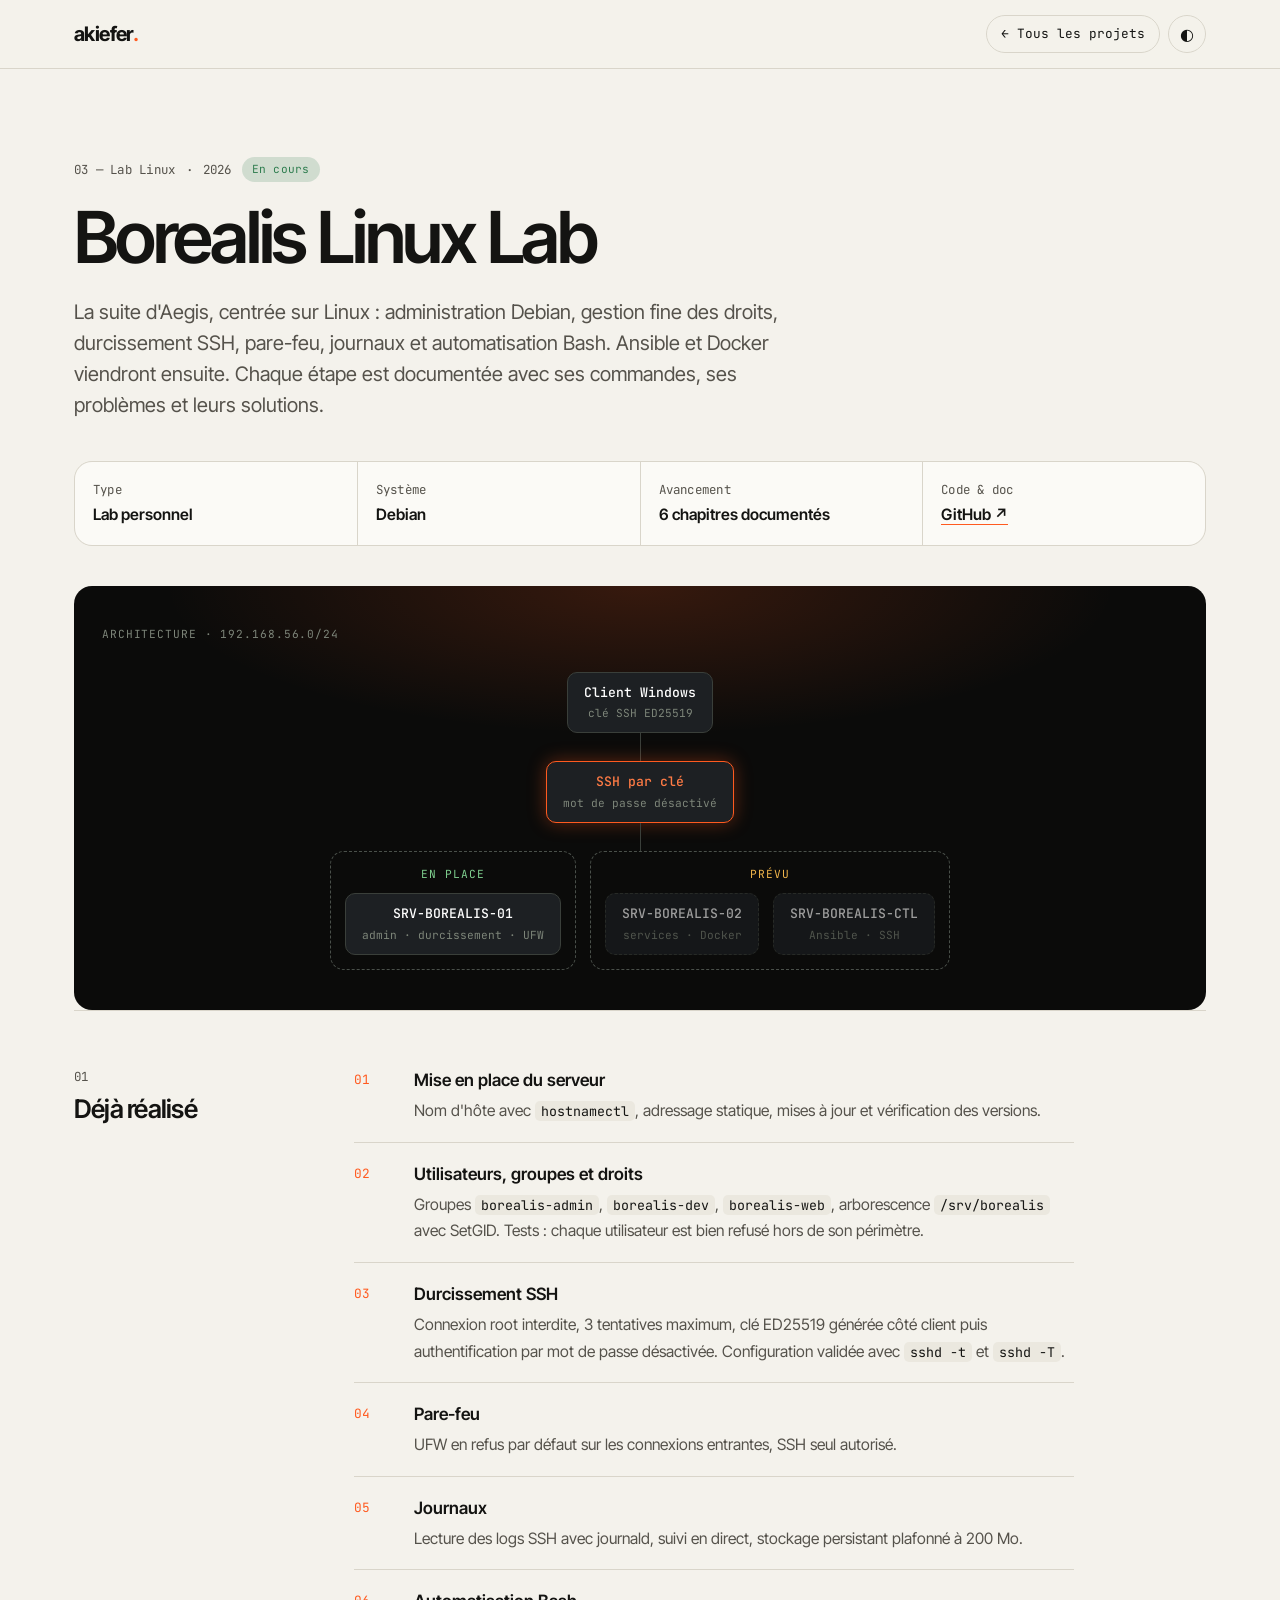
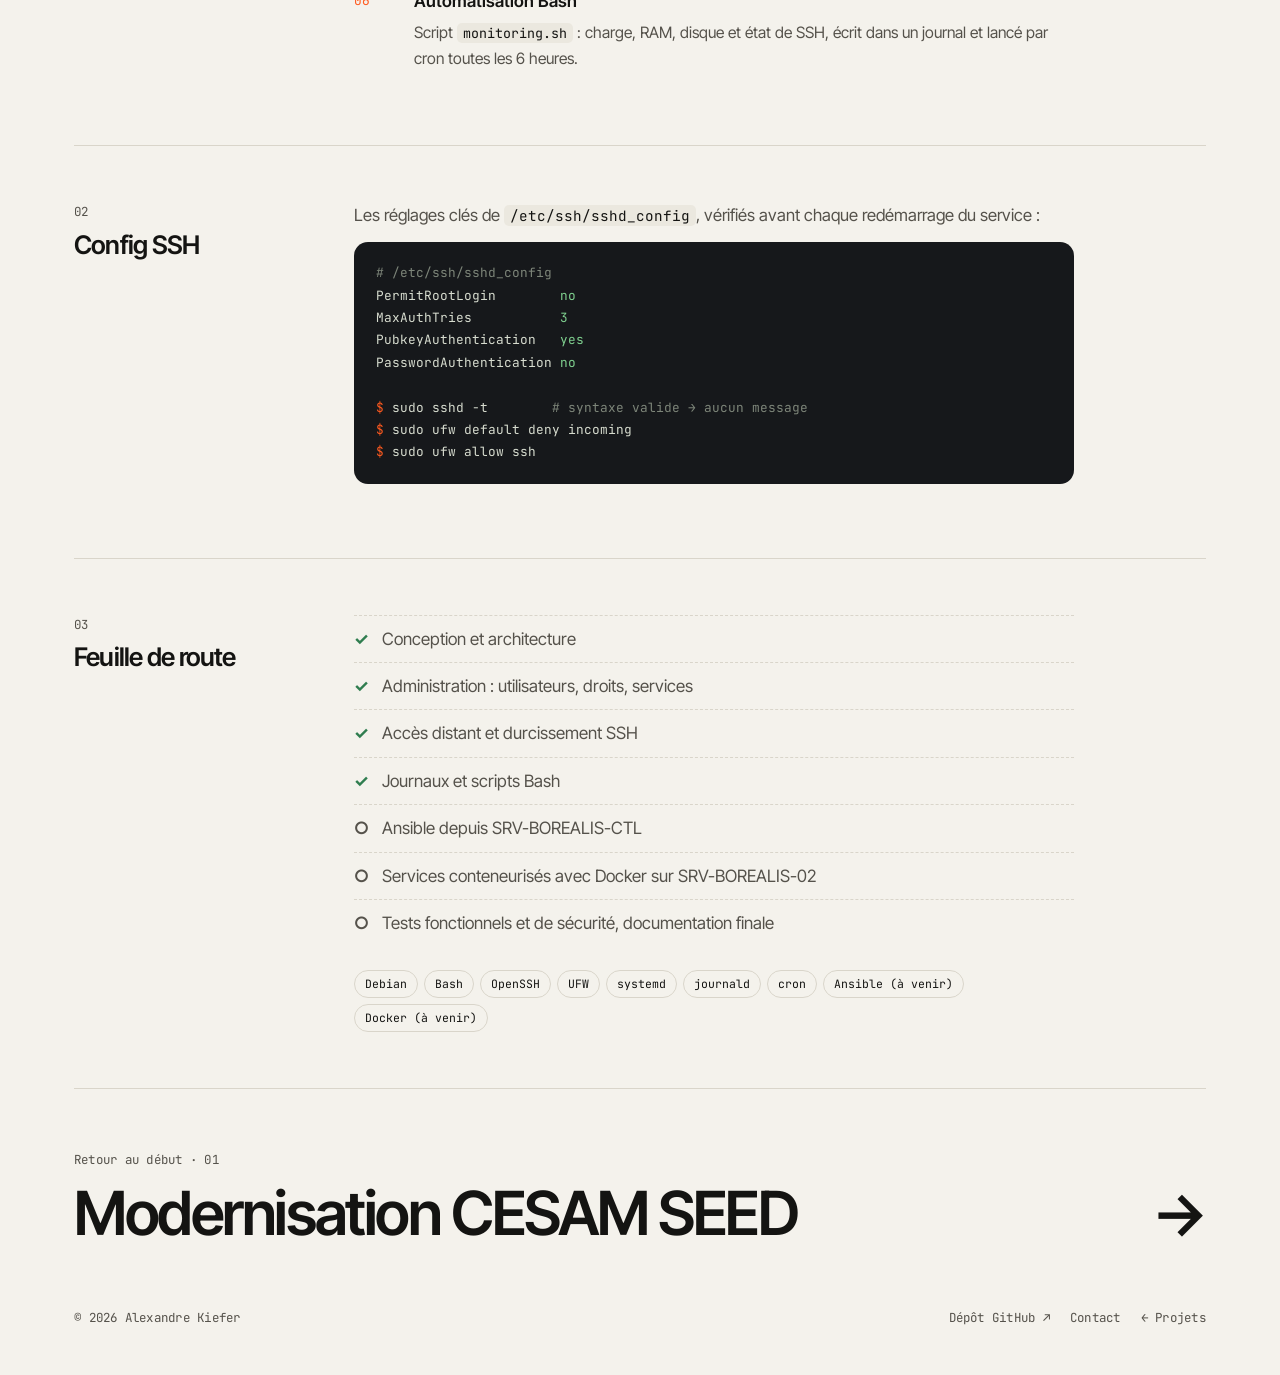
<file: projet-borealis.html>
<!doctype html>
<html lang="fr">
<head>
<meta charset="utf-8">
<meta name="viewport" content="width=device-width, initial-scale=1">
<title>Borealis Linux Lab — Alexandre Kiefer</title>
<meta name="description" content="Lab Linux en cours : administration Debian, droits, durcissement SSH, UFW, journaux et automatisation Bash.">
<meta name="theme-color" content="#f4f2ec">
<link rel="preconnect" href="https://fonts.googleapis.com">
<link rel="preconnect" href="https://fonts.gstatic.com" crossorigin>
<link href="https://fonts.googleapis.com/css2?family=Inter+Tight:wght@400;500;600;700&family=JetBrains+Mono:wght@400;500&display=swap" rel="stylesheet">
<style>
/* ============ COULEURS (modifiables ici) ============ */
:root{
  --bg:#f4f2ec; --bg-2:#ebe8df; --card:#fbfaf6;
  --ink:#141412; --ink-2:#55524b; --line:#d9d5ca;
  --accent:#ff5a1f; --accent-ink:#e14a12; --ok:#2f7d4f;
  --term:#16181b; --term-ink:#d7dccf; --term-dim:#7d8579;
  --radius:18px;
  --sans:"Inter Tight",system-ui,sans-serif;
  --mono:"JetBrains Mono",ui-monospace,monospace;
}
@media (prefers-color-scheme:dark){
  :root:not([data-theme="light"]){
    --bg:#0e0e0d; --bg-2:#1a1a18; --card:#151513;
    --ink:#f2efe8; --ink-2:#9d998f; --line:#2a2926;
    --accent:#ff5a1f; --accent-ink:#ff6a33; --ok:#5fbf86;
  }
}
:root[data-theme="dark"]{
  --bg:#0e0e0d; --bg-2:#1a1a18; --card:#151513;
  --ink:#f2efe8; --ink-2:#9d998f; --line:#2a2926;
  --accent:#ff5a1f; --accent-ink:#ff6a33; --ok:#5fbf86;
}

*{box-sizing:border-box;margin:0;padding:0}
html{scroll-behavior:smooth;scroll-padding-top:84px}
body{background:var(--bg);color:var(--ink);font-family:var(--sans);font-size:17px;line-height:1.55;-webkit-font-smoothing:antialiased;overflow-x:hidden}
a{color:inherit;text-decoration:none}
img{max-width:100%;display:block}
.wrap{max-width:1180px;margin:0 auto;padding:0 24px}
.mono{font-family:var(--mono);font-size:.78rem;letter-spacing:.02em}
.skip{position:absolute;left:-999px;top:8px;background:var(--ink);color:var(--bg);padding:8px 14px;border-radius:8px;z-index:100}
.skip:focus{left:8px}

/* ============ EN-TÊTE ============ */
header{position:sticky;top:0;z-index:50;background:color-mix(in srgb,var(--bg) 85%,transparent);backdrop-filter:blur(12px);border-bottom:1px solid var(--line)}
.bar{display:flex;align-items:center;justify-content:space-between;height:68px;gap:20px}
.logo{font-weight:700;font-size:1.25rem;letter-spacing:-.03em}
.logo span{color:var(--accent)}
nav.main ul{display:flex;gap:4px;list-style:none}
nav.main a{display:flex;gap:6px;align-items:baseline;padding:8px 12px;border-radius:99px;font-size:.92rem;font-weight:500;transition:background .2s}
nav.main a sup{font-family:var(--mono);font-size:.65rem;color:var(--ink-2)}
nav.main a:hover,nav.main a.active{background:var(--bg-2)}
nav.main a.active sup{color:var(--accent)}
.actions{display:flex;gap:8px;align-items:center}
.btn{display:inline-flex;align-items:center;gap:8px;padding:11px 20px;border-radius:99px;font-weight:600;font-size:.93rem;border:1px solid var(--ink);transition:transform .2s,background .2s,color .2s;cursor:pointer;font-family:inherit}
.btn.fill{background:var(--ink);color:var(--bg)}
.btn.fill:hover{background:var(--accent);border-color:var(--accent)}
.btn.ghost{background:transparent;color:var(--ink)}
.btn.ghost:hover{background:var(--ink);color:var(--bg)}
.btn.sm{padding:8px 14px;font-size:.85rem}
.icon-btn{width:38px;height:38px;border-radius:50%;border:1px solid var(--line);background:none;color:var(--ink);cursor:pointer;display:grid;place-items:center;font-size:1rem}
.burger{display:none}
@media (max-width:860px){
  nav.main{display:none;position:absolute;top:68px;left:0;right:0;background:var(--bg);border-bottom:1px solid var(--line);padding:12px 24px 20px}
  nav.main.open{display:block}
  nav.main ul{flex-direction:column}
  nav.main a{font-size:1.2rem;padding:12px 0;justify-content:space-between;border-bottom:1px solid var(--line);border-radius:0}
  .burger{display:grid}
  .actions .cv{display:none}
}

/* ============ ACCUEIL ============ */
.hero{padding:72px 0 40px}
.status{display:inline-flex;align-items:center;gap:10px;padding:7px 14px;border:1px solid var(--line);border-radius:99px;background:var(--card)}
.dot{width:8px;height:8px;border-radius:50%;background:var(--ok);box-shadow:0 0 0 0 var(--ok);animation:pulse 2s infinite}
@keyframes pulse{70%{box-shadow:0 0 0 8px transparent}100%{box-shadow:0 0 0 0 transparent}}
.hero-grid{display:grid;grid-template-columns:1fr 210px;gap:56px;align-items:end;margin-top:32px}
h1{font-size:clamp(2.6rem,6.4vw,5.4rem);line-height:.98;letter-spacing:-.045em;font-weight:600}
h1 em{font-style:normal;color:var(--accent)}
.portrait{position:relative;aspect-ratio:4/5;border-radius:var(--radius);overflow:hidden;background:var(--bg-2);border:1px solid var(--line)}
.portrait .initials{position:absolute;inset:0;display:grid;place-items:center;font-size:5rem;font-weight:700;letter-spacing:-.05em;color:var(--ink-2)}
.portrait img{width:100%;height:100%;object-fit:cover;object-position:50% 20%;position:relative}
.portrait .tag{position:absolute;left:12px;bottom:12px;background:var(--bg);padding:5px 10px;border-radius:99px}
.intro{display:grid;grid-template-columns:1fr 210px;gap:56px;margin-top:40px}
.intro p{font-size:1.2rem;max-width:680px;color:var(--ink-2)}
.intro p strong{color:var(--ink);font-weight:600}
.cta{display:flex;gap:10px;flex-wrap:wrap;margin-top:28px}
@media (max-width:860px){
  .hero-grid,.intro{grid-template-columns:1fr;gap:28px}
  .portrait{max-width:150px}
}

/* Bandeau défilant */
.marquee{border-block:1px solid var(--line);overflow:hidden;margin-top:64px;padding:18px 0;mask-image:linear-gradient(90deg,transparent,#000 8%,#000 92%,transparent)}
.track{display:flex;width:max-content;animation:scroll 40s linear infinite}
.marquee:hover .track{animation-play-state:paused}
.track ul{display:flex;list-style:none}
.track li{font-family:var(--mono);font-size:.95rem;padding:0 28px;white-space:nowrap;display:flex;align-items:center;gap:28px}
.track li::after{content:"✦";color:var(--accent);font-size:.7rem}
@keyframes scroll{to{transform:translateX(-50%)}}

/* ============ SECTIONS ============ */
section{padding:96px 0}
.sec-head{display:flex;justify-content:space-between;align-items:end;gap:20px;margin-bottom:44px;padding-bottom:20px;border-bottom:1px solid var(--line)}
h2{font-size:clamp(2rem,4.4vw,3.4rem);letter-spacing:-.04em;line-height:1;font-weight:600}
.sec-head .mono{color:var(--ink-2)}

/* ============ PROJETS ============ */
.projects{display:grid;grid-template-columns:repeat(2,1fr);gap:20px}
.project{background:var(--card);border:1px solid var(--line);border-radius:var(--radius);overflow:hidden;display:flex;flex-direction:column;transition:transform .35s cubic-bezier(.2,.7,.2,1),border-color .3s}
.project:hover{transform:translateY(-4px);border-color:var(--ink)}
.project.wide{grid-column:span 2;flex-direction:row}
.project.wide .visual{flex:1.1}
.project.wide .body{flex:1}
.visual{background:var(--term);color:var(--term-ink);font-family:var(--mono);font-size:.8rem;line-height:1.75;padding:24px;min-height:230px;position:relative}
.visual::before{content:"";display:block;width:52px;height:10px;margin-bottom:16px;background:radial-gradient(circle,#ff5f57 4px,transparent 5px) 0 0/18px 10px repeat-x}
.visual .p{color:var(--accent)}
.visual .d{color:var(--term-dim)}
.visual .ok{color:#7fd08f}
.visual .warn{color:#f0b54a}
.cursor{display:inline-block;width:8px;height:1em;background:var(--term-ink);vertical-align:-2px;animation:blink 1s steps(1) infinite}
@keyframes blink{50%{opacity:0}}
.body{padding:28px;display:flex;flex-direction:column;gap:14px;flex:1}
.body .meta{display:flex;justify-content:space-between;color:var(--ink-2)}
.body h3{font-size:1.55rem;letter-spacing:-.03em;line-height:1.15;font-weight:600}
.body p{color:var(--ink-2);font-size:.98rem}
.tags{display:flex;flex-wrap:wrap;gap:6px;list-style:none}
.tags li{font-family:var(--mono);font-size:.72rem;padding:4px 10px;border:1px solid var(--line);border-radius:99px}
.stats{display:flex;gap:28px;margin-top:auto;padding-top:18px;border-top:1px solid var(--line)}
.stats b{display:block;font-size:1.6rem;letter-spacing:-.03em;font-weight:600}
.stats span{font-size:.8rem;color:var(--ink-2)}
@media (max-width:860px){
  .projects{grid-template-columns:1fr}
  .project.wide{grid-column:auto;flex-direction:column}
}

/* ============ PARCOURS ============ */
.about{display:grid;grid-template-columns:1fr 1.2fr;gap:56px}
.about .lead{font-size:1.35rem;line-height:1.4;letter-spacing:-.015em}
.facts{display:grid;grid-template-columns:1fr 1fr;gap:1px;background:var(--line);border:1px solid var(--line);border-radius:var(--radius);overflow:hidden;margin:32px 0}
.facts div{background:var(--card);padding:18px}
.facts dt{color:var(--ink-2)}
.facts dd{font-weight:600;margin-top:4px}
.timeline{list-style:none}
.timeline .group{font-family:var(--mono);font-size:.78rem;color:var(--accent);text-transform:uppercase;letter-spacing:.08em;padding:28px 0 10px}
.timeline .group:first-child{padding-top:0}
.timeline .item{display:grid;grid-template-columns:150px 1fr auto;gap:18px;padding:18px 0;border-top:1px solid var(--line);align-items:baseline}
.timeline .when{font-family:var(--mono);font-size:.8rem;color:var(--ink-2)}
.timeline strong{display:block;font-weight:600;font-size:1.05rem}
.timeline .where{color:var(--ink-2);font-size:.93rem}
.badge{font-family:var(--mono);font-size:.7rem;padding:4px 10px;border-radius:99px;background:var(--bg-2);white-space:nowrap}
.badge.live{background:var(--accent);color:#fff}
@media (max-width:860px){
  .about{grid-template-columns:1fr;gap:36px}
  .timeline .item{grid-template-columns:1fr auto}
  .timeline .when{grid-column:1/-1}
}

/* ============ COMPÉTENCES ============ */
.skills{display:grid;grid-template-columns:repeat(4,1fr);gap:16px}
.skill{background:var(--card);border:1px solid var(--line);border-radius:var(--radius);padding:24px;transition:border-color .3s}
.skill:hover{border-color:var(--ink)}
.skill .ico{width:42px;height:42px;border-radius:12px;background:var(--bg-2);display:grid;place-items:center;font-family:var(--mono);font-size:1rem;margin-bottom:18px;color:var(--accent)}
.skill h3{font-size:1.1rem;letter-spacing:-.02em;margin-bottom:10px;font-weight:600}
.skill ul{list-style:none;color:var(--ink-2);font-size:.92rem}
.skill li{padding:5px 0;border-top:1px dashed var(--line)}
@media (max-width:1000px){.skills{grid-template-columns:repeat(2,1fr)}}
@media (max-width:560px){.skills{grid-template-columns:1fr}}

/* ============ CONTACT ============ */
.contact{background:var(--ink);color:var(--bg);border-radius:28px;padding:64px;display:grid;grid-template-columns:1fr 1fr;gap:56px}
.contact h2{font-size:clamp(2.4rem,5.4vw,4.4rem)}
.contact .mono{opacity:.6}
.contact p{opacity:.8;margin-top:20px}
.contact .mail{display:inline-block;margin-top:20px;font-size:1.25rem;font-weight:600;border-bottom:2px solid var(--accent)}
.contact ul.info{list-style:none;margin-top:28px;font-size:.92rem;opacity:.8}
.contact ul.info li{padding:6px 0;border-top:1px solid color-mix(in srgb,var(--bg) 20%,transparent)}
form{display:flex;flex-direction:column;gap:14px}
label{font-family:var(--mono);font-size:.75rem;opacity:.7;display:block;margin-bottom:6px}
input,textarea{width:100%;background:transparent;border:1px solid color-mix(in srgb,var(--bg) 25%,transparent);border-radius:12px;padding:13px 15px;color:var(--bg);font:inherit;font-size:1rem}
input:focus,textarea:focus{outline:none;border-color:var(--accent)}
textarea{min-height:130px;resize:vertical}
.hp{position:absolute;left:-9999px}
form .btn{align-self:flex-start;background:var(--accent);border-color:var(--accent);color:#fff}
form .btn:hover{background:var(--bg);color:var(--ink);border-color:var(--bg)}
.note{font-size:.78rem;opacity:.55}
.form-msg{font-family:var(--mono);font-size:.85rem}
@media (max-width:860px){.contact{grid-template-columns:1fr;padding:36px 24px;gap:36px;border-radius:22px}}

/* ============ PIED DE PAGE ============ */
footer{padding:40px 0 48px}
footer .wrap{display:flex;justify-content:space-between;gap:16px;flex-wrap:wrap;color:var(--ink-2)}
footer nav{display:flex;gap:20px}
footer a:hover{color:var(--accent)}

/* Apparition au défilement */
.reveal{opacity:0;transform:translateY(24px);transition:opacity .8s ease,transform .8s cubic-bezier(.2,.7,.2,1)}
.reveal.in{opacity:1;transform:none}
@media (prefers-reduced-motion:reduce){
  *{animation:none!important;transition:none!important}
  .reveal{opacity:1;transform:none}
}

/* ============ TRANSITIONS ENTRE PAGES ============ */
@view-transition{navigation:auto}
::view-transition-old(root){animation:vt-out .25s ease both}
::view-transition-new(root){animation:vt-in .45s cubic-bezier(.2,.7,.2,1) both}
@keyframes vt-out{to{opacity:0;transform:translateY(-8px)}}
@keyframes vt-in{from{opacity:0;transform:translateY(14px)}}
body{animation:page-in .6s cubic-bezier(.2,.7,.2,1) both}
@keyframes page-in{from{opacity:0}}

/* Cartes projets cliquables */
a.project{cursor:pointer}
.project .arrow{display:inline-block;transition:transform .3s}
a.project:hover .arrow{transform:translate(3px,-3px);color:var(--accent)}
.project .more{font-family:var(--mono);font-size:.78rem;color:var(--accent);margin-top:4px}
.badge.wip{background:color-mix(in srgb,var(--ok) 18%,transparent);color:var(--ok)}

/* Prochains labs */
.roadmap{display:grid;grid-template-columns:repeat(3,1fr);gap:16px;margin-top:20px}
.lab{border:1px dashed var(--line);border-radius:var(--radius);padding:20px;display:flex;flex-direction:column;gap:8px}
.lab h3{font-size:1.05rem;font-weight:600;letter-spacing:-.02em}
.lab p{font-size:.9rem;color:var(--ink-2)}
.lab .mono{color:var(--ink-2)}
.roadmap-title{margin-top:48px;color:var(--ink-2)}
@media (max-width:860px){.roadmap{grid-template-columns:1fr}}

/* Certifications */
.certs{margin-top:48px}
.certs h3{font-size:1.4rem;letter-spacing:-.03em;font-weight:600;margin-bottom:16px}
.cert-list{list-style:none;display:grid;grid-template-columns:repeat(2,1fr);gap:10px}
.cert-list li{display:flex;justify-content:space-between;gap:12px;align-items:center;padding:14px 16px;background:var(--card);border:1px solid var(--line);border-radius:12px;font-size:.93rem}
.cert-list li .mono{color:var(--ink-2);white-space:nowrap}
.cert-list li.todo{background:transparent;border-style:dashed;color:var(--ink-2)}
@media (max-width:760px){.cert-list{grid-template-columns:1fr}}

/* ============ PAGE PROJET ============ */
.back{display:inline-flex;gap:8px;align-items:center;font-family:var(--mono);font-size:.8rem;padding:8px 14px;border:1px solid var(--line);border-radius:99px;transition:border-color .2s}
.back:hover{border-color:var(--ink)}
.p-hero{padding:56px 0 40px}
.p-kicker{display:flex;gap:10px;flex-wrap:wrap;align-items:center;color:var(--ink-2);margin:32px 0 20px}
.p-hero h1{font-size:clamp(2.4rem,5.6vw,4.6rem);max-width:15ch}
.p-lead{font-size:1.25rem;color:var(--ink-2);max-width:720px;margin-top:24px}
.p-meta{display:grid;grid-template-columns:repeat(4,1fr);gap:1px;background:var(--line);border:1px solid var(--line);border-radius:var(--radius);overflow:hidden;margin-top:40px}
.p-meta div{background:var(--card);padding:18px}
.p-meta dt{color:var(--ink-2)}
.p-meta dd{font-weight:600;margin-top:4px;font-size:.98rem}
@media (max-width:760px){.p-meta{grid-template-columns:1fr 1fr}}

/* Schéma d'architecture */
.diagram{background:var(--term);color:var(--term-ink);border-radius:var(--radius);padding:40px 28px;font-family:var(--mono);font-size:.78rem;display:flex;flex-direction:column;align-items:center;overflow-x:auto}
.diagram .cap{align-self:flex-start;color:var(--term-dim);margin-bottom:28px;letter-spacing:.08em;text-transform:uppercase;font-size:.7rem}
.tier{display:flex;gap:14px;justify-content:center;flex-wrap:wrap}
.node{border:1px solid #3a3f3a;border-radius:10px;padding:10px 16px;text-align:center;background:#1d2023;min-width:120px}
.node b{display:block;color:#fff;font-weight:500;font-size:.82rem}
.node small{color:var(--term-dim);font-size:.7rem}
.node.key{border-color:var(--accent)}
.node.key b{color:var(--accent)}
.node.off{border-style:dashed;opacity:.6}
.wire{width:1px;height:28px;background:#3a3f3a;margin:0 auto}
.zones{display:flex;gap:14px;flex-wrap:wrap;justify-content:center}
.zone{border:1px dashed #4a504a;border-radius:14px;padding:14px;display:flex;flex-direction:column;gap:10px;align-items:center}
.zone > span{color:#7fd08f;font-size:.7rem;letter-spacing:.08em}
.zone.blocked > span{color:#f0b54a}
.legend{display:flex;gap:18px;flex-wrap:wrap;margin-top:28px;color:var(--term-dim);font-size:.7rem;align-self:flex-start}

/* Sections du détail */
.p-sec{display:grid;grid-template-columns:240px 1fr;gap:40px;padding:56px 0;border-top:1px solid var(--line)}
.p-sec h2{font-size:1.6rem;letter-spacing:-.03em}
.p-sec .num{display:block;color:var(--ink-2);margin-bottom:10px}
.p-body{max-width:720px}
.p-body p{color:var(--ink-2);margin-bottom:14px;font-size:1.05rem}
.p-body p strong{color:var(--ink);font-weight:600}
.steps{list-style:none;counter-reset:s}
.steps li{counter-increment:s;display:grid;grid-template-columns:48px 1fr;gap:12px;padding:18px 0;border-top:1px solid var(--line)}
.steps li:first-child{border-top:none;padding-top:0}
.steps li::before{content:counter(s,decimal-leading-zero);font-family:var(--mono);font-size:.8rem;color:var(--accent);padding-top:3px}
.steps b{display:block;font-weight:600;margin-bottom:4px}
.steps span{color:var(--ink-2);font-size:.98rem}
.code{background:var(--term);color:var(--term-ink);font-family:var(--mono);font-size:.8rem;line-height:1.75;padding:20px 22px;border-radius:14px;margin:8px 0 18px;overflow-x:auto;white-space:pre}
.code .p{color:var(--accent)}.code .d{color:var(--term-dim)}.code .ok{color:#7fd08f}.code .warn{color:#f0b54a}
.p-stats{display:grid;grid-template-columns:repeat(3,1fr);gap:16px}
.p-stats div{background:var(--card);border:1px solid var(--line);border-radius:var(--radius);padding:22px}
.p-stats b{display:block;font-size:2.4rem;letter-spacing:-.04em;font-weight:600;line-height:1}
.p-stats span{display:block;margin-top:8px;color:var(--ink-2);font-size:.9rem}
.checks{list-style:none}
.checks li{padding:10px 0 10px 28px;position:relative;border-top:1px dashed var(--line);color:var(--ink-2)}
.checks li::before{content:"✓";position:absolute;left:0;color:var(--ok);font-weight:700}
.checks li.wait::before{content:"○";color:var(--ink-2)}
@media (max-width:860px){
  .p-sec{grid-template-columns:1fr;gap:20px;padding:40px 0}
  .p-stats{grid-template-columns:1fr}
}

.next{display:block;border-top:1px solid var(--line);padding:56px 0 24px;transition:color .3s}
.next .mono{color:var(--ink-2)}
.next h2{font-size:clamp(2rem,5vw,3.8rem);margin-top:12px;display:flex;justify-content:space-between;gap:20px;align-items:center}
.next:hover h2{color:var(--accent)}
.next .arrow{transition:transform .3s}
.next:hover .arrow{transform:translateX(8px)}
.p-body code,.steps code{font-family:var(--mono);font-size:.85em;background:var(--bg-2);padding:1px 6px;border-radius:5px;color:var(--ink)}
.p-sec > *{min-width:0}
@media (max-width:860px){.p-sec{grid-template-columns:minmax(0,1fr)}}
.org{display:flex;gap:14px;align-items:flex-start}
.org img{width:40px;height:40px;object-fit:contain;border-radius:10px;background:#fff;border:1px solid var(--line);padding:4px;flex-shrink:0}

/* ================= EFFETS STYLE V2 ================= */
h1 em{color:var(--accent-ink)}
.outline{color:transparent;-webkit-text-stroke:1.6px var(--ink);text-stroke:1.6px var(--ink)}
.status{background:color-mix(in srgb,var(--card) 70%,transparent)}

/* Cartes projets */
.project{background:var(--card);position:relative}
.project:hover{border-color:color-mix(in srgb,var(--accent) 55%,var(--line));box-shadow:0 0 0 1px color-mix(in srgb,var(--accent) 25%,transparent),0 30px 60px -30px color-mix(in srgb,var(--accent) 45%,transparent)}
.project .visual{background:#0b0b0a;min-height:260px;overflow:hidden;display:flex;align-items:center;justify-content:center;padding:28px}
.project .visual::before{display:none}
.glow-orange{background:radial-gradient(60% 70% at 50% 35%,rgba(255,90,31,.38),transparent 70%),radial-gradient(40% 40% at 85% 90%,rgba(255,90,31,.12),transparent 70%),#0b0b0a!important}
.glow-lime{background:radial-gradient(55% 60% at 50% 20%,rgba(212,240,90,.22),transparent 70%),radial-gradient(50% 50% at 90% 100%,rgba(90,140,60,.18),transparent 70%),#0b0b0a!important}
.glow-blue{background:radial-gradient(60% 70% at 85% 10%,rgba(90,120,255,.30),transparent 70%),radial-gradient(50% 60% at 10% 100%,rgba(160,90,255,.22),transparent 70%),#0b0b0a!important}
.project .go{width:30px;height:30px;border-radius:50%;background:var(--accent);color:#0e0e0d;display:grid;place-items:center;font-size:.85rem;font-weight:700;transition:transform .3s}
.project:hover .go{transform:rotate(45deg)}
.project .body .meta{align-items:center}
.project .stats span{font-family:var(--mono);font-size:.66rem;text-transform:uppercase;letter-spacing:.06em}
.wip-t{font-style:normal;color:var(--ok)}
.vcap{position:absolute;left:18px;bottom:14px;font-family:var(--mono);font-size:.62rem;letter-spacing:.08em;color:#6f6c64}
.vtop{position:absolute;left:18px;top:14px;color:#8b8a7c;font-size:.68rem}

/* Schéma réseau (CESAM) */
.net{display:flex;flex-direction:column;align-items:center;gap:16px;width:100%;max-width:520px;font-family:var(--mono);color:#cfcabd;position:relative}
.net .row{display:flex;gap:14px;justify-content:center;position:relative}
.net .row+.row::before{content:"";position:absolute;top:-16px;left:50%;width:1px;height:16px;background:#4a453e}
.net .pill{border:1px solid #4a453e;border-radius:99px;padding:5px 16px;font-size:.66rem;letter-spacing:.1em;background:#121110}
.net .box{border:1px solid #3a3631;border-radius:10px;background:rgba(18,17,16,.92);padding:9px 12px;display:flex;flex-direction:column;gap:4px;align-items:center;min-width:96px}
.net .box b{font-weight:500;font-size:.72rem;color:#f2efe8}
.net .box small{font-size:.58rem;letter-spacing:.08em;color:#8f8a80}
.net .hot{background:linear-gradient(180deg,#ff6a2c,#e04a12);border-color:#ff7b45;box-shadow:0 0 30px rgba(255,90,31,.45)}
.net .hot b{color:#fff}.net .hot small{color:#ffe1d3}
.net .core{border-color:#5a554d}
.net .vlan{min-width:110px;align-items:flex-start}
.net .vlan small{color:#ff7b45}
.net .vlan b{font-size:.8rem}
.vms{display:flex;gap:4px;margin-top:2px}
.vms i{width:16px;height:9px;border-radius:2px;background:#2f2c28}
.spark{width:80px;height:24px}
.spark polyline{fill:none;stroke:#ff7b45;stroke-width:1.6}
@media (max-width:860px){.net .mid .side{display:none}.net .vlan{min-width:0}}

/* Graphe (Aegis) */
.graph{width:100%;max-width:360px;height:auto}
.graph .edges line{stroke:#5f6b3a;stroke-width:1}
.graph .edges line.cut{stroke:#ff7b45;stroke-dasharray:3 3}
.graph circle{fill:#0b0b0a;stroke:#c9e86a;stroke-width:1.4}
.graph circle.main{fill:#d4f05a;stroke:none;filter:drop-shadow(0 0 10px rgba(212,240,90,.8))}
.graph circle.bad{stroke:#ff7b45}
.graph text{fill:#8d927a;font-family:var(--mono);font-size:8px;text-anchor:middle}
.graph text.bad{fill:#ff7b45;text-anchor:start}

/* Fenêtre terminal (Borealis) */
.win{width:100%;max-width:400px;border:1px solid #2c2f3d;border-radius:12px;background:rgba(10,11,16,.88);box-shadow:0 20px 50px rgba(0,0,0,.5);font-family:var(--mono);font-size:.74rem;overflow:hidden}
.win-bar{display:flex;gap:6px;align-items:center;padding:9px 12px;border-bottom:1px solid #22252f}
.win-bar i{width:9px;height:9px;border-radius:50%;background:#3a3d4a}
.win-bar i:first-child{background:#ff5f57}
.win-bar span{margin-left:8px;color:#6c7083;font-size:.66rem}
.win-body{padding:14px 16px;line-height:1.75;color:#d7dccf}
.win-body .p{color:var(--accent)}.win-body .ok{color:#7fd08f}.win-body .d{color:#7d8579}

/* Contact orange */
.contact{background:var(--accent);color:#141412;border-radius:28px;align-items:center}
.contact .mono{opacity:.75}
.contact h2{color:#141412}
.contact p{opacity:.85}
.contact .label{display:block;margin-top:26px;text-transform:uppercase;letter-spacing:.08em}
.contact .mail{border-bottom:2px solid #141412;margin-top:8px;color:#141412}
.contact ul.info{opacity:1}
.contact ul.info li{border:none;padding:4px 0;font-size:.92rem}
.c-btns{display:flex;gap:10px;flex-wrap:wrap;margin-top:24px}
.btn.dark{background:#141412;color:#fff;border-color:#141412}
.btn.dark:hover{background:#fff;color:#141412;border-color:#fff}
.btn.line{background:transparent;color:#141412;border-color:#141412}
.btn.line:hover{background:#141412;color:#fff}
.form-card{background:#121211;color:#f2efe8;border-radius:22px;padding:30px;box-shadow:0 30px 60px -20px rgba(0,0,0,.45);gap:16px}
.form-card label{color:#9d998f;opacity:1;text-transform:uppercase;letter-spacing:.08em;font-size:.68rem}
.form-card label small{text-transform:none;letter-spacing:0}
.form-card input,.form-card textarea{background:#1a1a18;border:1px solid #2c2b28;color:#f2efe8}
.form-card input::placeholder,.form-card textarea::placeholder{color:#6d6a63}
.form-card input:focus,.form-card textarea:focus{border-color:var(--accent)}
.form-card .two{display:grid;grid-template-columns:1fr 1fr;gap:14px}
.form-foot{display:flex;justify-content:space-between;align-items:center;gap:16px}
.form-card .note{opacity:1;color:#8d897f;max-width:240px}
.form-card .btn.send{background:var(--accent);border-color:var(--accent);color:#141412;align-self:auto}
.form-card .btn.send:hover{background:#fff;border-color:#fff}
.form-card .form-msg{color:#c9c5bb}
@media (max-width:860px){.form-card{padding:20px}.form-card .two{grid-template-columns:1fr}.form-foot{flex-direction:column;align-items:flex-start}}

/* Pages projet : accent plus vif aussi */
.node.key{border-color:var(--accent);box-shadow:0 0 18px rgba(255,90,31,.35)}
.node.key b{color:#ff7b45}
.diagram{background:radial-gradient(60% 50% at 50% 0%,rgba(255,90,31,.18),transparent 70%),#0b0b0a}
.badge.live{background:var(--accent);color:#141412}
.project .visual{position:relative}
.net .vcap{position:static;margin-top:4px;align-self:flex-start}
.form-card .btn.send{white-space:nowrap}
.contact{grid-template-columns:1fr 1.15fr}
@media (max-width:860px){.contact{grid-template-columns:1fr}}

/* Halo d'ambiance */
.hero{position:relative;isolation:isolate}
.hero::before{content:"";position:absolute;z-index:-1;inset:-120px -10% auto auto;width:720px;height:620px;background:radial-gradient(closest-side,color-mix(in srgb,var(--accent) 22%,transparent),transparent);filter:blur(10px);pointer-events:none}
.hero::after{content:"";position:absolute;z-index:-1;left:-160px;top:280px;width:520px;height:420px;background:radial-gradient(closest-side,color-mix(in srgb,var(--accent) 10%,transparent),transparent);pointer-events:none}
#projets .sec-head h2,#parcours .sec-head h2,#competences .sec-head h2{background:linear-gradient(90deg,var(--ink) 60%,var(--accent));-webkit-background-clip:text;background-clip:text;color:transparent}
.skill:hover .ico{background:var(--accent);color:#141412}
.skill .ico{transition:background .3s,color .3s}
.timeline .item{transition:background .3s}
.timeline .item:hover{background:color-mix(in srgb,var(--accent) 6%,transparent)}

.hero{overflow-x:clip}html{overflow-x:hidden}

/* ================= EFFETS CYBER ================= */
/* Grille qui suit la souris */
.cyber-grid{position:absolute;inset:0;z-index:-1;pointer-events:none;
  background-image:radial-gradient(color-mix(in srgb,var(--ink) 22%,transparent) 1px,transparent 1.2px);background-size:22px 22px;
  -webkit-mask-image:radial-gradient(260px circle at var(--mx,70%) var(--my,30%),#000 0%,transparent 75%);mask-image:radial-gradient(260px circle at var(--mx,70%) var(--my,30%),#000 0%,transparent 75%);opacity:.9}

/* Texte qui se déchiffre */
.scramble .x{color:var(--accent);opacity:.85}

/* Logo glitch */
.logo{position:relative;display:inline-block}
.logo:hover{animation:glitch .5s steps(2) 1}
@keyframes glitch{0%{text-shadow:2px 0 #ff5a1f,-2px 0 #3fd8ea;transform:translateX(0)}25%{transform:translateX(-1px)}50%{text-shadow:-2px 0 #ff5a1f,2px 0 #3fd8ea;transform:translateX(1px)}100%{text-shadow:none;transform:none}}

/* Balayage de scan sur les visuels projets */
.project .visual::after{content:"";position:absolute;left:0;right:0;top:-30%;height:30%;background:linear-gradient(180deg,transparent,rgba(255,90,31,.10) 70%,rgba(255,120,60,.55) 98%,transparent);opacity:0;pointer-events:none}
.project:hover .visual::after{animation:scan 1.6s cubic-bezier(.4,0,.2,1) infinite;opacity:1}
@keyframes scan{to{top:100%}}

/* Petit indicateur "chiffré" dans la barre de statut */
.status .lock{color:var(--accent);margin-left:2px}
@media (prefers-reduced-motion:reduce){.cyber-grid{display:none}}

/* Contact : recherche */
.seek{display:flex;gap:8px;align-items:center;flex-wrap:wrap;margin-top:18px}
.seek-chip{background:#141412;color:#fff;font-weight:600;font-size:.9rem;padding:7px 16px;border-radius:99px;letter-spacing:.01em}
.seek-txt{margin-left:4px}
.contact p strong{font-weight:700}
.form-card select{width:100%;background:#1a1a18;border:1px solid #2c2b28;border-radius:12px;padding:13px 15px;color:#f2efe8;font:inherit;font-size:1rem;appearance:none;background-image:linear-gradient(45deg,transparent 50%,#9d998f 50%),linear-gradient(135deg,#9d998f 50%,transparent 50%);background-position:calc(100% - 20px) 55%,calc(100% - 15px) 55%;background-size:5px 5px;background-repeat:no-repeat}
.form-card select:focus{outline:none;border-color:var(--accent)}

/* ================= INTRO CYBER ================= */
#intro{position:fixed;inset:0;z-index:999;background:#070707;color:#ece8df;font-family:var(--mono);overflow:hidden;transform-origin:50% 50%}
#intro-bg{position:absolute;inset:0;width:100%;height:100%}
#intro::after{content:"";position:absolute;inset:0;pointer-events:none;background:repeating-linear-gradient(0deg,rgba(255,255,255,.03) 0 1px,transparent 1px 3px),radial-gradient(ellipse at center,transparent 55%,rgba(0,0,0,.65))}
.i-hud{position:absolute;font-size:.68rem;letter-spacing:.12em;color:#8b867c;z-index:2;text-transform:uppercase}
.i-hud b{color:#ff5a1f;font-weight:500}
.i-tl{top:22px;left:26px}.i-tr{top:22px;right:26px}.i-bl{bottom:24px;left:26px}
.i-stage{position:relative;z-index:2;height:100%;display:grid;grid-template-columns:1.1fr .9fr;gap:56px;align-items:center;max-width:1080px;margin:0 auto;padding:0 32px}
.i-term{font-size:.82rem;line-height:1.95;min-height:15em}
.i-term .ln{white-space:pre;overflow:hidden;text-overflow:ellipsis}
.i-term .p{color:#ff5a1f}.i-term .ok{color:#7fd08f}.i-term .d{color:#6f6b63}.i-term .w{color:#f0b54a}
.i-term .cur{display:inline-block;width:8px;height:1em;background:#ff5a1f;vertical-align:-2px;animation:blink .8s steps(1) infinite}
.i-id{display:flex;flex-direction:column;align-items:flex-start;gap:14px;opacity:0;transform:translateY(10px);transition:opacity .4s,transform .4s}
.i-id.on{opacity:1;transform:none}
.i-photo{position:relative;width:210px;height:210px}
.i-photo canvas{width:100%;height:100%;display:block;border-radius:6px}
.i-photo .c{position:absolute;width:20px;height:20px;border-color:#ff5a1f;border-style:solid;border-width:0}
.i-photo .c.tl{top:-8px;left:-8px;border-top-width:2px;border-left-width:2px}
.i-photo .c.tr{top:-8px;right:-8px;border-top-width:2px;border-right-width:2px}
.i-photo .c.bl{bottom:-8px;left:-8px;border-bottom-width:2px;border-left-width:2px}
.i-photo .c.br{bottom:-8px;right:-8px;border-bottom-width:2px;border-right-width:2px}
.i-photo .scan{position:absolute;left:-8px;right:-8px;height:2px;top:0;background:#ff5a1f;box-shadow:0 0 14px 3px rgba(255,90,31,.7);opacity:0}
.i-photo.scanning .scan{opacity:1;animation:iscan 1.1s ease-in-out 2 alternate}
@keyframes iscan{from{top:0}to{top:100%}}
.i-photo .lbl{position:absolute;left:0;bottom:-26px;white-space:nowrap;font-size:.62rem;letter-spacing:.14em;color:#8b867c}
.i-photo .lbl b{color:#7fd08f;font-weight:500}
.i-name{font-family:var(--sans);font-size:clamp(1.9rem,3.6vw,2.7rem);font-weight:600;letter-spacing:-.03em;line-height:1;margin-top:22px;min-height:1em}
.i-name .x{color:#ff5a1f}
.i-role{font-family:var(--sans);font-size:1rem;color:#b9b4aa;opacity:0;transition:opacity .4s}
.i-role.on{opacity:1}
.i-tags{display:flex;gap:8px}
.i-tags span{font-size:.72rem;letter-spacing:.12em;padding:6px 12px;border:1px solid #ff5a1f;color:#ff5a1f;border-radius:99px;opacity:0;transform:scale(.8);transition:opacity .25s,transform .25s cubic-bezier(.3,1.6,.5,1)}
.i-tags span.on{opacity:1;transform:none}
.i-tags span.fill{background:#ff5a1f;color:#0b0b0a}
.i-granted{position:absolute;inset:0;z-index:3;display:grid;place-items:center;pointer-events:none;opacity:0}
.i-granted span{font-family:var(--sans);font-weight:700;font-size:clamp(2.4rem,8vw,6rem);letter-spacing:-.04em;color:#fff;background:#ff5a1f;padding:.05em .35em;transform:skewX(-6deg);box-shadow:0 0 80px rgba(255,90,31,.6)}
.i-granted.on{opacity:1;animation:igl .45s steps(3) 1}
@keyframes igl{0%{transform:translateX(-10px);filter:hue-rotate(-25deg) saturate(1.4)}33%{transform:translateX(8px);clip-path:inset(20% 0 40% 0)}66%{transform:translateX(-4px);clip-path:inset(60% 0 5% 0)}100%{transform:none;clip-path:none;filter:none}}
#intro.dim .i-stage,#intro.dim .i-bar{opacity:.18;transition:opacity .3s}
.i-bar{position:absolute;left:26px;right:26px;bottom:52px;height:2px;background:#1f1d1a;z-index:2}
.i-bar i{display:block;height:100%;width:0;background:#ff5a1f;box-shadow:0 0 12px #ff5a1f}
.i-bar b{position:absolute;right:0;top:-20px;font-size:.66rem;font-weight:400;color:#ff5a1f;letter-spacing:.1em}
#intro .intro-skip{position:absolute;right:24px;bottom:16px;background:none;border:1px solid #33302c;color:#9d998f;font-family:var(--mono);font-size:.72rem;padding:6px 13px;border-radius:99px;cursor:pointer;z-index:4}
#intro .intro-skip:hover{color:#fff;border-color:#ff5a1f}
#intro.out{animation:crt .6s cubic-bezier(.7,0,.3,1) forwards}
@keyframes crt{0%{transform:none;filter:brightness(1)}45%{transform:scale(1,.004);filter:brightness(3)}100%{transform:scale(0,.004);filter:brightness(5);opacity:0}}
@media (max-width:760px){
  .i-stage{grid-template-columns:1fr;gap:26px;align-content:center;padding:0 22px}
  .i-id{order:-1}
  .i-photo{width:130px;height:130px}
  .i-term{font-size:.68rem;min-height:11em;line-height:1.8}
  .i-tr{display:none}
}


/* Écran d'accueil */
.i-welcome{position:absolute;inset:0;z-index:5;display:grid;place-items:center;text-align:center;padding:0 24px;opacity:0;pointer-events:none;transition:opacity .5s}
#intro.welcome .i-welcome{opacity:1;pointer-events:auto}
#intro.welcome .i-stage,#intro.welcome .i-granted,#intro.welcome .i-bar{opacity:0!important;transition:opacity .35s}
#intro.welcome #intro-bg{opacity:.55;transition:opacity .6s}
.w-box{max-width:820px}
.w-hi{font-size:.8rem;letter-spacing:.2em;text-transform:uppercase;color:#ff5a1f;opacity:0;transform:translateY(8px);transition:all .5s .1s}
.w-title{font-family:var(--sans);font-weight:600;font-size:clamp(2.4rem,7vw,5.4rem);line-height:1;letter-spacing:-.045em;margin-top:18px;color:#f2efe8}
.w-title .w{display:inline-block;opacity:0;transform:translateY(40%) rotate(2deg);filter:blur(6px);transition:opacity .6s,transform .6s cubic-bezier(.2,.8,.2,1),filter .6s}
.w-title .w-dot{color:#ff5a1f}
.w-line{height:2px;width:0;margin:26px auto 0;background:linear-gradient(90deg,transparent,#ff5a1f,transparent);transition:width .9s .5s cubic-bezier(.2,.8,.2,1)}
.w-sub{font-family:var(--sans);font-size:clamp(1rem,1.8vw,1.2rem);color:#c9c4ba;margin-top:22px;opacity:0;transition:opacity .6s .7s}
.w-sub b{color:#fff;font-weight:600}
.w-menu{display:flex;gap:10px;justify-content:center;flex-wrap:wrap;margin-top:30px}
.w-menu span{font-size:.72rem;letter-spacing:.12em;text-transform:uppercase;color:#9d998f;border:1px solid #2c2a27;border-radius:99px;padding:7px 14px;opacity:0;transform:translateY(6px);transition:opacity .4s,transform .4s,border-color .3s}
.w-menu span b{color:#ff5a1f;font-weight:500;margin-right:6px}
.w-enter{position:relative;margin-top:36px;font-family:var(--sans);font-weight:600;font-size:1rem;color:#0e0e0d;background:#f2efe8;border:none;border-radius:99px;padding:14px 30px;cursor:pointer;overflow:hidden;opacity:0;transform:translateY(8px);transition:opacity .5s 1.1s,transform .5s 1.1s}
.w-enter i{position:absolute;inset:0;width:0;background:#ff5a1f;z-index:0}
.w-enter span{position:relative;z-index:1}
.w-enter:hover{transform:scale(1.04)!important}
#intro.welcome .w-hi,#intro.welcome .w-sub,#intro.welcome .w-enter{opacity:1;transform:none}
#intro.welcome .w-line{width:min(420px,70%)}
#intro.welcome .w-title .w{opacity:1;transform:none;filter:none}
#intro.welcome .w-menu span{opacity:1;transform:none}
#intro.welcome .w-enter i{animation:wfill 2.9s linear 1.2s forwards}
@keyframes wfill{to{width:100%}}
@media (prefers-reduced-motion:reduce){#intro{display:none!important}}

/* Intro version pro */
#intro::after{background:radial-gradient(ellipse at center,transparent 55%,rgba(0,0,0,.6))}
#intro.out{animation:none;opacity:0;transform:translateY(-24px);transition:opacity .65s ease,transform .65s ease}
.i-term{font-size:.84rem}
.i-term .ln{white-space:pre}
.i-name{opacity:0;transform:translateY(8px);transition:opacity .5s,transform .5s}
.i-name.on{opacity:1;transform:none}
.i-photo canvas{border-radius:10px}
.i-photo.scanning .scan{animation:iscan 1s ease-in-out 1}
.i-tags span.fill{background:transparent;color:#7fd08f;border-color:#2f6b45}
.i-tags span{border-color:#3a3631;color:#c9c4ba}
.w-hi{color:#9d998f;letter-spacing:.24em}
.w-title .w{filter:none;transform:translateY(30%)}
.w-enter{background:#f2efe8}
@media (max-width:760px){.i-term{font-size:.62rem}.i-term .ln{white-space:pre-wrap}}
@media (prefers-reduced-motion:reduce){#intro{display:none!important}}

/* Intro rapide */
.i-id{transition:opacity .25s,transform .25s}
.i-name,.i-role{transition:opacity .25s,transform .25s}
.i-photo.scanning .scan{animation-duration:.6s}
.i-bar{height:4px;bottom:48px}
.i-bar i{box-shadow:0 0 16px 2px #ff5a1f}
.i-bar b{font-size:.75rem;top:-22px}
.i-welcome{transition:opacity .3s}
.w-title .w{transition:opacity .35s,transform .35s cubic-bezier(.2,.8,.2,1)}
.w-line{transition:width .5s .2s}
.w-sub{transition:opacity .35s .3s}
.w-hi{transition:all .3s}
.w-enter{transition:opacity .3s .45s,transform .3s .45s}
#intro.welcome .w-enter i{animation:wfill 1.5s linear .4s forwards}
#intro.out{transition:opacity .4s ease,transform .4s ease}

</style>
</head>
<body>
<header>
  <div class="wrap bar">
    <a class="logo" href="index.html">akiefer<span>.</span></a>
    <div class="actions">
      <a class="back" href="index.html#projets">← Tous les projets</a>
      <button class="icon-btn" id="theme" aria-label="Changer de thème">◐</button>
    </div>
  </div>
</header>

<main>
  <div class="wrap">
    <section class="p-hero" style="padding-bottom:40px">
      <div class="p-kicker mono reveal"><span>03 — Lab Linux</span><span>·</span><span>2026</span><span class="badge wip">En cours</span></div>
      <h1 class="reveal">Borealis Linux Lab</h1>
      <p class="p-lead reveal">La suite d'Aegis, centrée sur Linux : administration Debian, gestion fine des droits, durcissement SSH, pare-feu, journaux et automatisation Bash. Ansible et Docker viendront ensuite. Chaque étape est documentée avec ses commandes, ses problèmes et leurs solutions.</p>
      <dl class="p-meta reveal">
        <div><dt class="mono">Type</dt><dd>Lab personnel</dd></div>
        <div><dt class="mono">Système</dt><dd>Debian</dd></div>
        <div><dt class="mono">Avancement</dt><dd>6 chapitres documentés</dd></div>
        <div><dt class="mono">Code &amp; doc</dt><dd><a href="https://github.com/kieferalexandre1-creator/Borealis-Linux-Lab" target="_blank" rel="noopener" style="border-bottom:1px solid var(--accent)">GitHub ↗</a></dd></div>
      </dl>
    </section>

    <div class="diagram reveal" role="img" aria-label="Schéma : un poste client Windows se connecte en SSH par clé au serveur SRV-BOREALIS-01 ; deux autres serveurs, services et contrôle Ansible, sont prévus.">
      <span class="cap">Architecture · 192.168.56.0/24</span>
      <div class="tier"><div class="node"><b>Client Windows</b><small>clé SSH ED25519</small></div></div>
      <div class="wire"></div>
      <div class="tier"><div class="node key"><b>SSH par clé</b><small>mot de passe désactivé</small></div></div>
      <div class="wire"></div>
      <div class="zones">
        <div class="zone"><span>EN PLACE</span><div class="node"><b>SRV-BOREALIS-01</b><small>admin · durcissement · UFW</small></div></div>
        <div class="zone blocked"><span>PRÉVU</span>
          <div class="tier">
            <div class="node off"><b>SRV-BOREALIS-02</b><small>services · Docker</small></div>
            <div class="node off"><b>SRV-BOREALIS-CTL</b><small>Ansible · SSH</small></div>
          </div>
        </div>
      </div>
    </div>

    <section class="p-sec reveal">
      <div><span class="mono num">01</span><h2>Déjà réalisé</h2></div>
      <div class="p-body">
        <ol class="steps">
          <li><div><b>Mise en place du serveur</b><span>Nom d'hôte avec <code>hostnamectl</code>, adressage statique, mises à jour et vérification des versions.</span></div></li>
          <li><div><b>Utilisateurs, groupes et droits</b><span>Groupes <code>borealis-admin</code>, <code>borealis-dev</code>, <code>borealis-web</code>, arborescence <code>/srv/borealis</code> avec SetGID. Tests : chaque utilisateur est bien refusé hors de son périmètre.</span></div></li>
          <li><div><b>Durcissement SSH</b><span>Connexion root interdite, 3 tentatives maximum, clé ED25519 générée côté client puis authentification par mot de passe désactivée. Configuration validée avec <code>sshd -t</code> et <code>sshd -T</code>.</span></div></li>
          <li><div><b>Pare-feu</b><span>UFW en refus par défaut sur les connexions entrantes, SSH seul autorisé.</span></div></li>
          <li><div><b>Journaux</b><span>Lecture des logs SSH avec journald, suivi en direct, stockage persistant plafonné à 200 Mo.</span></div></li>
          <li><div><b>Automatisation Bash</b><span>Script <code>monitoring.sh</code> : charge, RAM, disque et état de SSH, écrit dans un journal et lancé par cron toutes les 6 heures.</span></div></li>
        </ol>
      </div>
    </section>

    <section class="p-sec reveal">
      <div><span class="mono num">02</span><h2>Config SSH</h2></div>
      <div class="p-body">
        <p>Les réglages clés de <code>/etc/ssh/sshd_config</code>, vérifiés avant chaque redémarrage du service :</p>
        <div class="code"><span class="d"># /etc/ssh/sshd_config</span>
PermitRootLogin        <span class="ok">no</span>
MaxAuthTries           <span class="ok">3</span>
PubkeyAuthentication   <span class="ok">yes</span>
PasswordAuthentication <span class="ok">no</span>

<span class="p">$</span> sudo sshd -t        <span class="d"># syntaxe valide → aucun message</span>
<span class="p">$</span> sudo ufw default deny incoming
<span class="p">$</span> sudo ufw allow ssh</div>
      </div>
    </section>

    <section class="p-sec reveal">
      <div><span class="mono num">03</span><h2>Feuille de route</h2></div>
      <div class="p-body">
        <ul class="checks">
          <li>Conception et architecture</li>
          <li>Administration : utilisateurs, droits, services</li>
          <li>Accès distant et durcissement SSH</li>
          <li>Journaux et scripts Bash</li>
          <li class="wait">Ansible depuis SRV-BOREALIS-CTL</li>
          <li class="wait">Services conteneurisés avec Docker sur SRV-BOREALIS-02</li>
          <li class="wait">Tests fonctionnels et de sécurité, documentation finale</li>
        </ul>
        <ul class="tags" style="margin-top:24px"><li>Debian</li><li>Bash</li><li>OpenSSH</li><li>UFW</li><li>systemd</li><li>journald</li><li>cron</li><li>Ansible (à venir)</li><li>Docker (à venir)</li></ul>
      </div>
    </section>

    <a class="next reveal" href="projet-cesam.html">
      <span class="mono">Retour au début · 01</span>
      <h2>Modernisation CESAM SEED <span class="arrow">→</span></h2>
    </a>
  </div>
</main>

<footer>
  <div class="wrap mono">
    <span>© <span class="year">2026</span> Alexandre Kiefer</span>
    <nav>
      <a href="https://github.com/kieferalexandre1-creator/Borealis-Linux-Lab" target="_blank" rel="noopener">Dépôt GitHub ↗</a>
      <a href="index.html#contact">Contact</a>
      <a href="index.html#projets">← Projets</a>
    </nav>
  </div>
</footer>
<script>
// Année
document.querySelectorAll('.year').forEach(e => e.textContent = new Date().getFullYear());

// Thème clair / sombre (mémorisé)
const root = document.documentElement;
try { const t = localStorage.getItem('theme'); if (t) root.dataset.theme = t; } catch (e) {}
const themeBtn = document.getElementById('theme');
if (themeBtn) themeBtn.addEventListener('click', () => {
  const dark = root.dataset.theme ? root.dataset.theme === 'dark' : matchMedia('(prefers-color-scheme: dark)').matches;
  root.dataset.theme = dark ? 'light' : 'dark';
  try { localStorage.setItem('theme', root.dataset.theme); } catch (e) {}
});

// Menu mobile
const nav = document.getElementById('nav'), burger = document.getElementById('burger');
if (nav && burger) {
  burger.addEventListener('click', () => {
    const open = nav.classList.toggle('open');
    burger.setAttribute('aria-expanded', open);
    burger.textContent = open ? '✕' : '☰';
  });
  nav.querySelectorAll('a').forEach(a => a.addEventListener('click', () => {
    nav.classList.remove('open'); burger.textContent = '☰'; burger.setAttribute('aria-expanded', false);
  }));
  // Lien actif
  const links = [...nav.querySelectorAll('a')];
  const spy = new IntersectionObserver(es => es.forEach(e => {
    if (e.isIntersecting) links.forEach(l => l.classList.toggle('active', l.hash === '#' + e.target.id));
  }), { rootMargin: '-45% 0px -50% 0px' });
  document.querySelectorAll('main section[id]').forEach(s => spy.observe(s));
}

// Apparition au défilement
const io = new IntersectionObserver(es => es.forEach(e => {
  if (e.isIntersecting) { e.target.classList.add('in'); io.unobserve(e.target); }
}), { threshold: .1 });
document.querySelectorAll('.reveal').forEach(el => io.observe(el));

// Formulaire de contact (Formspree)
const form = document.getElementById('form'), msg = document.getElementById('form-msg');
if (form) form.addEventListener('submit', async ev => {
  ev.preventDefault();
  if (form.action.includes('VOTRE_ID')) {
    window.location.href = 'mailto:kiefer.alexandre1@gmail.com?subject=' + encodeURIComponent('Opportunité IT - Alexandre Kiefer') + '&body=' + encodeURIComponent(form.message.value + '\n\n' + form.nom.value + ' ' + (form.entreprise.value || '') + '\n' + form.email.value);
    return;
  }
  msg.textContent = 'Envoi…';
  try {
    const r = await fetch(form.action, { method: 'POST', body: new FormData(form), headers: { Accept: 'application/json' } });
    msg.textContent = r.ok ? 'Merci, message envoyé ✓' : 'Erreur, réessayez ou écrivez-moi par email.';
    if (r.ok) form.reset();
  } catch (e) { msg.textContent = 'Erreur réseau, écrivez-moi par email.'; }
});

// ================= EFFETS CYBER =================
const reduce = matchMedia('(prefers-reduced-motion: reduce)').matches;
const GLYPHS = '!<>-_\\/[]{}=+*^?#01ABCDEF';
function scramble(el, duration = 900) {
  if (!el || reduce) return;
  const final = el.dataset.final || el.textContent;
  el.dataset.final = final;
  const start = performance.now();
  el.classList.add('scramble');
  function frame(now) {
    const p = Math.min(1, (now - start) / duration);
    const fixed = Math.floor(p * final.length);
    let html = '';
    for (let i = 0; i < final.length; i++) {
      const c = final[i];
      if (i < fixed || c === ' ') html += c.replace('&', '&amp;').replace('<', '&lt;');
      else html += '<span class="x">' + GLYPHS[Math.floor(Math.random() * GLYPHS.length)].replace('<', '&lt;').replace('>', '&gt;') + '</span>';
    }
    el.innerHTML = html;
    if (p < 1) requestAnimationFrame(frame); else { el.textContent = final; el.classList.remove('scramble'); }
  }
  requestAnimationFrame(frame);
}

// Titres de section : déchiffrement à l'apparition
const titleIO = new IntersectionObserver(es => es.forEach(e => {
  if (e.isIntersecting) { scramble(e.target, 700); titleIO.unobserve(e.target); }
}), { threshold: .6 });
document.querySelectorAll('.sec-head h2, .p-hero h1').forEach(h => titleIO.observe(h));

// Grille qui suit la souris dans l'en-tête
const hero = document.querySelector('.hero');
if (hero && !reduce) {
  const g = document.createElement('div'); g.className = 'cyber-grid'; hero.prepend(g);
  hero.addEventListener('pointermove', ev => {
    const r = hero.getBoundingClientRect();
    g.style.setProperty('--mx', (ev.clientX - r.left) + 'px');
    g.style.setProperty('--my', (ev.clientY - r.top) + 'px');
  });
}

// Mot "cybersécurité" du titre
const heroWord = document.querySelector('h1 em');
function heroReveal() { scramble(heroWord, 1100); }

// ================= INTRO CYBER (une fois par visite) =================
const intro = document.getElementById('intro');
let seen = false;
try { seen = sessionStorage.getItem('introSeen') === '1'; } catch (e) {}
if (intro && !seen && !reduce) runIntro(); else { if (intro) intro.remove(); heroReveal(); }

function runIntro() {
  document.documentElement.style.overflow = 'hidden';
  const T = [], at = (ms, fn) => T.push(setTimeout(fn, ms));
  let done = false, raf;

  // Fond : réseau de nœuds discret
  const cv = document.getElementById('intro-bg'), ctx = cv.getContext('2d');
  const dpr = Math.min(devicePixelRatio || 1, 2);
  let W, H, nodes = [];
  function size() {
    W = cv.clientWidth; H = cv.clientHeight; cv.width = W * dpr; cv.height = H * dpr; ctx.setTransform(dpr, 0, 0, dpr, 0, 0);
    const n = Math.round(Math.min(55, W * H / 26000));
    nodes = Array.from({ length: n }, () => ({ x: Math.random() * W, y: Math.random() * H, vx: (Math.random() - .5) * .25, vy: (Math.random() - .5) * .25 }));
  }
  size(); addEventListener('resize', size);
  function draw() {
    ctx.clearRect(0, 0, W, H);
    for (const n of nodes) { n.x += n.vx; n.y += n.vy; if (n.x < 0 || n.x > W) n.vx *= -1; if (n.y < 0 || n.y > H) n.vy *= -1; }
    for (let i = 0; i < nodes.length; i++) for (let k = i + 1; k < nodes.length; k++) {
      const a = nodes[i], b = nodes[k], dx = a.x - b.x, dy = a.y - b.y, d = dx * dx + dy * dy;
      if (d < 160 * 160) { ctx.strokeStyle = `rgba(255,110,50,${(1 - Math.sqrt(d) / 160) * .16})`; ctx.lineWidth = 1; ctx.beginPath(); ctx.moveTo(a.x, a.y); ctx.lineTo(b.x, b.y); ctx.stroke(); }
    }
    ctx.fillStyle = 'rgba(255,140,80,.45)';
    for (const n of nodes) ctx.fillRect(n.x - 1, n.y - 1, 2, 2);
    raf = requestAnimationFrame(draw);
  }
  draw();

  // Terminal : fiche technique
  const term = document.getElementById('i-term');
  const LINES = [
    ['<span class="p">$</span> ', 'whoami', ''],
    ['<span class="d">  </span>', 'alexandre.kiefer · administrateur systèmes & réseaux', ''],
    ['<span class="p">$</span> ', 'competences --resume', ''],
    ['<span class="ok">✔</span> ', 'Virtualisation   VMware ESXi · vCenter · Proxmox', ''],
    ['<span class="ok">✔</span> ', 'Réseau & sécu    VLAN · ACL · OPNsense · VPN · TLS', ''],
    ['<span class="ok">✔</span> ', 'Identité         Active Directory · GPO · DNS/DHCP', ''],
    ['<span class="ok">✔</span> ', 'Exploitation     Zabbix · Grafana · sauvegarde 3-2-1', ''],
  ];
  let li = 0;
  function typeLine() {
    if (done || li >= LINES.length) return;
    const [pre, txt, post] = LINES[li++];
    const el = document.createElement('div'); el.className = 'ln'; term.appendChild(el);
    let c = 0;
    const step = () => {
      if (done) return;
      c += 6;
      el.innerHTML = pre + txt.slice(0, c).replace(/&/g, '&amp;') + (c < txt.length ? '<span class="cur"></span>' : post);
      if (c < txt.length) setTimeout(step, 10); else setTimeout(typeLine, 25);
    };
    step();
  }
  at(60, typeLine);

  // Identité
  const pc = document.getElementById('i-pix'), px = pc.getContext('2d');
  const src = document.querySelector('.portrait img');
  const img = new Image(); img.src = src ? src.src : '';
  const S = 420; pc.width = S; pc.height = S;
  const paint = () => { if (img.naturalWidth) { px.imageSmoothingQuality = 'high'; px.drawImage(img, 0, 0, S, S); } };
  if (img.complete) paint(); else img.onload = paint;
  const idBox = document.querySelector('.i-id'), photo = document.querySelector('.i-photo');
  at(150, () => { idBox.classList.add('on'); photo.classList.add('scanning'); });
  at(800, () => { document.querySelector('.i-photo .lbl').innerHTML = 'PROFIL · <b>VÉRIFIÉ ✔</b>'; });
  at(300, () => document.querySelector('.i-name').classList.add('on'));
  at(450, () => document.querySelector('.i-role').classList.add('on'));
  document.querySelectorAll('.i-tags span').forEach((t, i) => at(600 + i * 80, () => t.classList.add('on')));

  // Barre de progression
  const bar = document.querySelector('.i-bar i'), pct = document.getElementById('i-pct'), t0 = performance.now(), DUR = 1200;
  (function prog(now) {
    if (done) return;
    const p = Math.min(1, (now - t0) / DUR), e = 1 - Math.pow(1 - p, 2);
    bar.style.width = (e * 100) + '%'; pct.textContent = Math.round(e * 100) + '%';
    if (p < 1) requestAnimationFrame(prog);
  })(t0);

  at(1350, showWelcome);

  // Écran d'accueil
  function showWelcome() {
    if (done) return;
    intro.classList.add('welcome');
    intro.querySelectorAll('.w-title .w').forEach((w, i) => { w.style.transitionDelay = (0.05 + i * 0.05) + 's'; });
    intro.querySelectorAll('.w-menu span').forEach((s, i) => { s.style.transitionDelay = (0.35 + i * 0.04) + 's'; });
    at(1900, finish);
  }

  function finish() {
    if (done) return; done = true;
    T.forEach(clearTimeout);
    try { sessionStorage.setItem('introSeen', '1'); } catch (e) {}
    intro.classList.add('out');
    document.documentElement.style.overflow = '';
    setTimeout(() => { cancelAnimationFrame(raf); removeEventListener('resize', size); intro.remove(); heroReveal(); }, 450);
  }
  intro.querySelector('.intro-skip').addEventListener('click', finish);
  intro.querySelector('.w-enter').addEventListener('click', finish);
  intro.querySelectorAll('.w-menu span[data-go]').forEach(s => s.addEventListener('click', () => { finish(); setTimeout(() => { const t = document.querySelector(s.dataset.go); if (t) t.scrollIntoView({ behavior: 'smooth' }); }, 750); }));
  addEventListener('keydown', e => { if (e.key === 'Escape') finish(); });
}

</script>
</body>
</html>
</file>
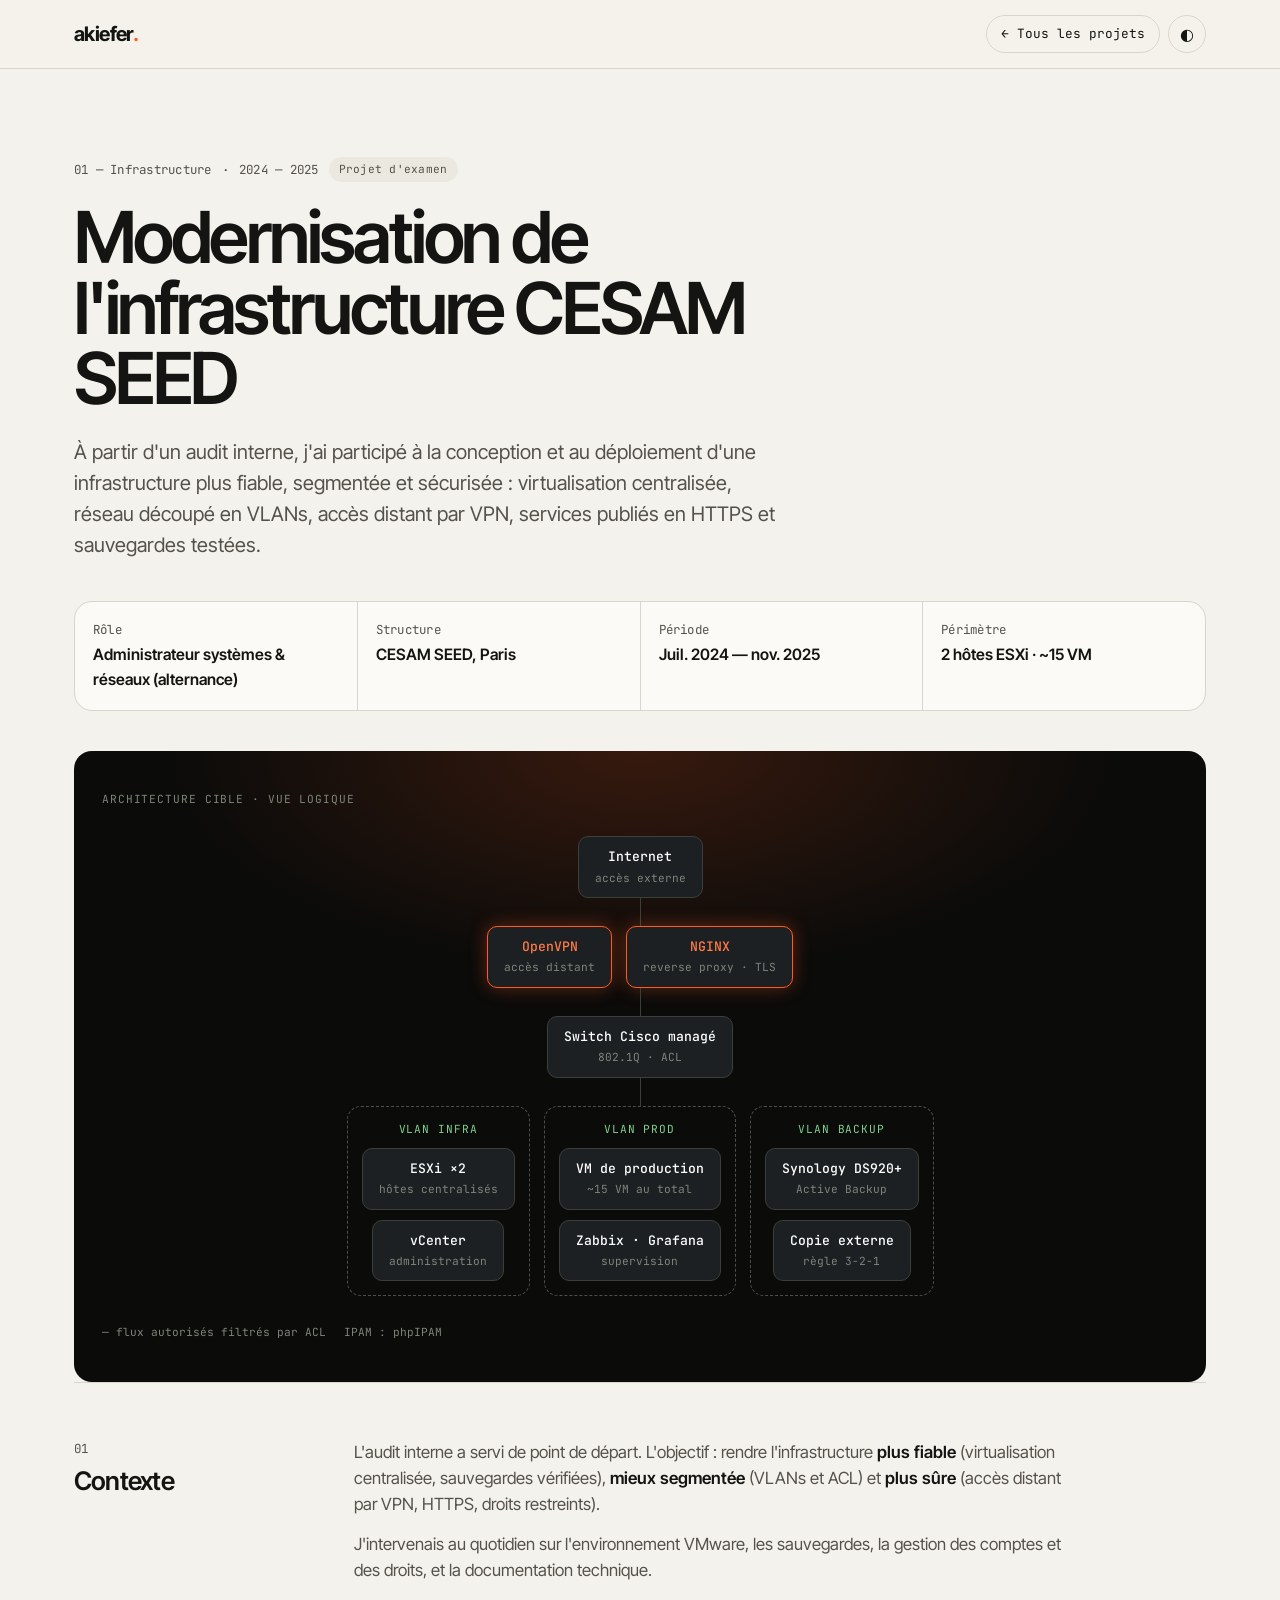
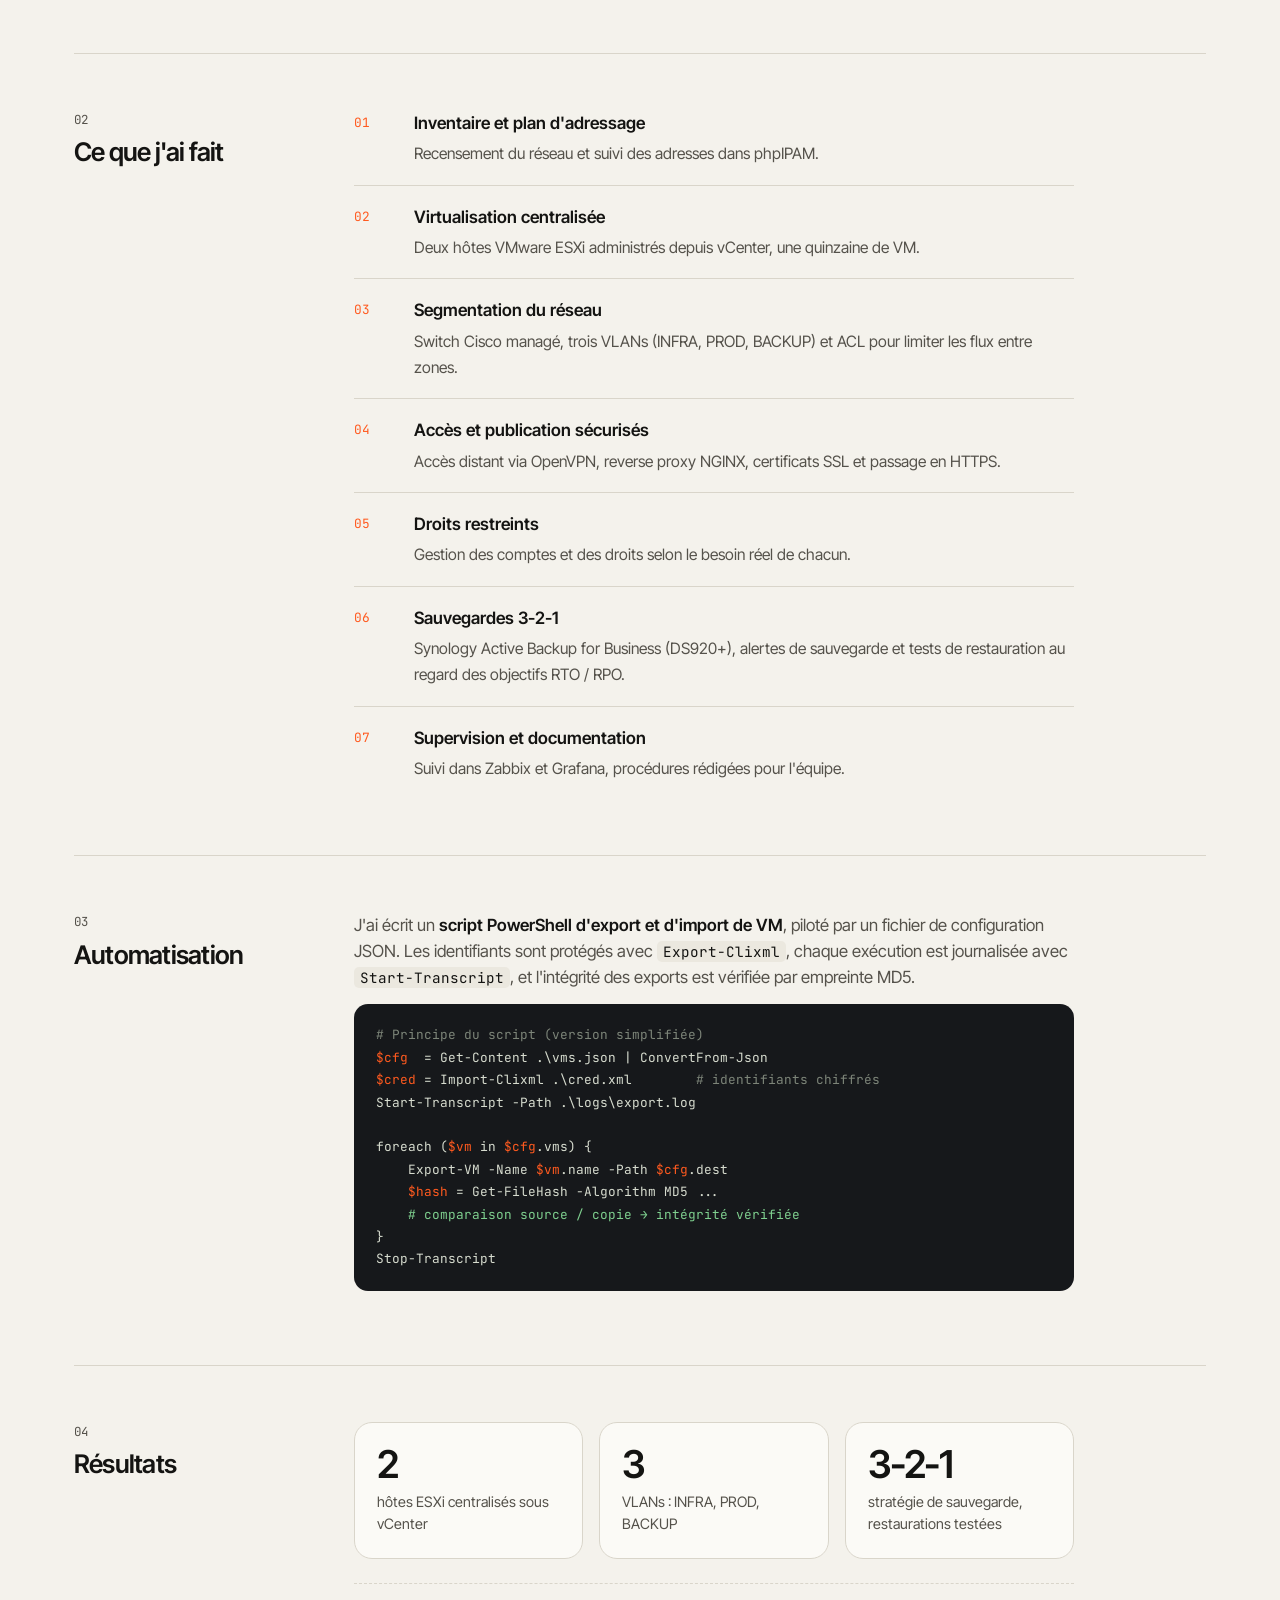
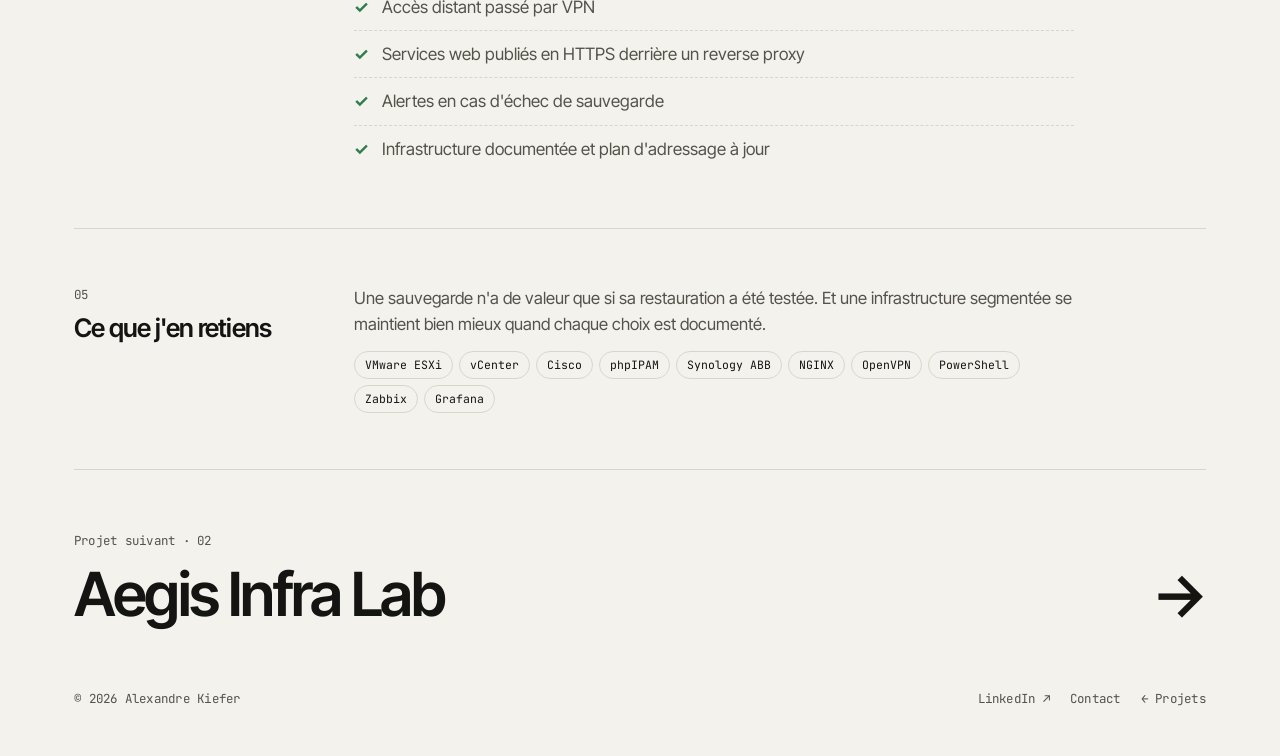
<file: projet-cesam.html>
<!doctype html>
<html lang="fr">
<head>
<meta charset="utf-8">
<meta name="viewport" content="width=device-width, initial-scale=1">
<title>Modernisation de l'infrastructure CESAM SEED — Alexandre Kiefer</title>
<meta name="description" content="Projet d'alternance : virtualisation VMware centralisée, segmentation en 3 VLANs, VPN, HTTPS et sauvegarde 3-2-1 testée.">
<meta name="theme-color" content="#f4f2ec">
<link rel="preconnect" href="https://fonts.googleapis.com">
<link rel="preconnect" href="https://fonts.gstatic.com" crossorigin>
<link href="https://fonts.googleapis.com/css2?family=Inter+Tight:wght@400;500;600;700&family=JetBrains+Mono:wght@400;500&display=swap" rel="stylesheet">
<style>
/* ============ COULEURS (modifiables ici) ============ */
:root{
  --bg:#f4f2ec; --bg-2:#ebe8df; --card:#fbfaf6;
  --ink:#141412; --ink-2:#55524b; --line:#d9d5ca;
  --accent:#ff5a1f; --accent-ink:#e14a12; --ok:#2f7d4f;
  --term:#16181b; --term-ink:#d7dccf; --term-dim:#7d8579;
  --radius:18px;
  --sans:"Inter Tight",system-ui,sans-serif;
  --mono:"JetBrains Mono",ui-monospace,monospace;
}
@media (prefers-color-scheme:dark){
  :root:not([data-theme="light"]){
    --bg:#0e0e0d; --bg-2:#1a1a18; --card:#151513;
    --ink:#f2efe8; --ink-2:#9d998f; --line:#2a2926;
    --accent:#ff5a1f; --accent-ink:#ff6a33; --ok:#5fbf86;
  }
}
:root[data-theme="dark"]{
  --bg:#0e0e0d; --bg-2:#1a1a18; --card:#151513;
  --ink:#f2efe8; --ink-2:#9d998f; --line:#2a2926;
  --accent:#ff5a1f; --accent-ink:#ff6a33; --ok:#5fbf86;
}

*{box-sizing:border-box;margin:0;padding:0}
html{scroll-behavior:smooth;scroll-padding-top:84px}
body{background:var(--bg);color:var(--ink);font-family:var(--sans);font-size:17px;line-height:1.55;-webkit-font-smoothing:antialiased;overflow-x:hidden}
a{color:inherit;text-decoration:none}
img{max-width:100%;display:block}
.wrap{max-width:1180px;margin:0 auto;padding:0 24px}
.mono{font-family:var(--mono);font-size:.78rem;letter-spacing:.02em}
.skip{position:absolute;left:-999px;top:8px;background:var(--ink);color:var(--bg);padding:8px 14px;border-radius:8px;z-index:100}
.skip:focus{left:8px}

/* ============ EN-TÊTE ============ */
header{position:sticky;top:0;z-index:50;background:color-mix(in srgb,var(--bg) 85%,transparent);backdrop-filter:blur(12px);border-bottom:1px solid var(--line)}
.bar{display:flex;align-items:center;justify-content:space-between;height:68px;gap:20px}
.logo{font-weight:700;font-size:1.25rem;letter-spacing:-.03em}
.logo span{color:var(--accent)}
nav.main ul{display:flex;gap:4px;list-style:none}
nav.main a{display:flex;gap:6px;align-items:baseline;padding:8px 12px;border-radius:99px;font-size:.92rem;font-weight:500;transition:background .2s}
nav.main a sup{font-family:var(--mono);font-size:.65rem;color:var(--ink-2)}
nav.main a:hover,nav.main a.active{background:var(--bg-2)}
nav.main a.active sup{color:var(--accent)}
.actions{display:flex;gap:8px;align-items:center}
.btn{display:inline-flex;align-items:center;gap:8px;padding:11px 20px;border-radius:99px;font-weight:600;font-size:.93rem;border:1px solid var(--ink);transition:transform .2s,background .2s,color .2s;cursor:pointer;font-family:inherit}
.btn.fill{background:var(--ink);color:var(--bg)}
.btn.fill:hover{background:var(--accent);border-color:var(--accent)}
.btn.ghost{background:transparent;color:var(--ink)}
.btn.ghost:hover{background:var(--ink);color:var(--bg)}
.btn.sm{padding:8px 14px;font-size:.85rem}
.icon-btn{width:38px;height:38px;border-radius:50%;border:1px solid var(--line);background:none;color:var(--ink);cursor:pointer;display:grid;place-items:center;font-size:1rem}
.burger{display:none}
@media (max-width:860px){
  nav.main{display:none;position:absolute;top:68px;left:0;right:0;background:var(--bg);border-bottom:1px solid var(--line);padding:12px 24px 20px}
  nav.main.open{display:block}
  nav.main ul{flex-direction:column}
  nav.main a{font-size:1.2rem;padding:12px 0;justify-content:space-between;border-bottom:1px solid var(--line);border-radius:0}
  .burger{display:grid}
  .actions .cv{display:none}
}

/* ============ ACCUEIL ============ */
.hero{padding:72px 0 40px}
.status{display:inline-flex;align-items:center;gap:10px;padding:7px 14px;border:1px solid var(--line);border-radius:99px;background:var(--card)}
.dot{width:8px;height:8px;border-radius:50%;background:var(--ok);box-shadow:0 0 0 0 var(--ok);animation:pulse 2s infinite}
@keyframes pulse{70%{box-shadow:0 0 0 8px transparent}100%{box-shadow:0 0 0 0 transparent}}
.hero-grid{display:grid;grid-template-columns:1fr 210px;gap:56px;align-items:end;margin-top:32px}
h1{font-size:clamp(2.6rem,6.4vw,5.4rem);line-height:.98;letter-spacing:-.045em;font-weight:600}
h1 em{font-style:normal;color:var(--accent)}
.portrait{position:relative;aspect-ratio:4/5;border-radius:var(--radius);overflow:hidden;background:var(--bg-2);border:1px solid var(--line)}
.portrait .initials{position:absolute;inset:0;display:grid;place-items:center;font-size:5rem;font-weight:700;letter-spacing:-.05em;color:var(--ink-2)}
.portrait img{width:100%;height:100%;object-fit:cover;object-position:50% 20%;position:relative}
.portrait .tag{position:absolute;left:12px;bottom:12px;background:var(--bg);padding:5px 10px;border-radius:99px}
.intro{display:grid;grid-template-columns:1fr 210px;gap:56px;margin-top:40px}
.intro p{font-size:1.2rem;max-width:680px;color:var(--ink-2)}
.intro p strong{color:var(--ink);font-weight:600}
.cta{display:flex;gap:10px;flex-wrap:wrap;margin-top:28px}
@media (max-width:860px){
  .hero-grid,.intro{grid-template-columns:1fr;gap:28px}
  .portrait{max-width:150px}
}

/* Bandeau défilant */
.marquee{border-block:1px solid var(--line);overflow:hidden;margin-top:64px;padding:18px 0;mask-image:linear-gradient(90deg,transparent,#000 8%,#000 92%,transparent)}
.track{display:flex;width:max-content;animation:scroll 40s linear infinite}
.marquee:hover .track{animation-play-state:paused}
.track ul{display:flex;list-style:none}
.track li{font-family:var(--mono);font-size:.95rem;padding:0 28px;white-space:nowrap;display:flex;align-items:center;gap:28px}
.track li::after{content:"✦";color:var(--accent);font-size:.7rem}
@keyframes scroll{to{transform:translateX(-50%)}}

/* ============ SECTIONS ============ */
section{padding:96px 0}
.sec-head{display:flex;justify-content:space-between;align-items:end;gap:20px;margin-bottom:44px;padding-bottom:20px;border-bottom:1px solid var(--line)}
h2{font-size:clamp(2rem,4.4vw,3.4rem);letter-spacing:-.04em;line-height:1;font-weight:600}
.sec-head .mono{color:var(--ink-2)}

/* ============ PROJETS ============ */
.projects{display:grid;grid-template-columns:repeat(2,1fr);gap:20px}
.project{background:var(--card);border:1px solid var(--line);border-radius:var(--radius);overflow:hidden;display:flex;flex-direction:column;transition:transform .35s cubic-bezier(.2,.7,.2,1),border-color .3s}
.project:hover{transform:translateY(-4px);border-color:var(--ink)}
.project.wide{grid-column:span 2;flex-direction:row}
.project.wide .visual{flex:1.1}
.project.wide .body{flex:1}
.visual{background:var(--term);color:var(--term-ink);font-family:var(--mono);font-size:.8rem;line-height:1.75;padding:24px;min-height:230px;position:relative}
.visual::before{content:"";display:block;width:52px;height:10px;margin-bottom:16px;background:radial-gradient(circle,#ff5f57 4px,transparent 5px) 0 0/18px 10px repeat-x}
.visual .p{color:var(--accent)}
.visual .d{color:var(--term-dim)}
.visual .ok{color:#7fd08f}
.visual .warn{color:#f0b54a}
.cursor{display:inline-block;width:8px;height:1em;background:var(--term-ink);vertical-align:-2px;animation:blink 1s steps(1) infinite}
@keyframes blink{50%{opacity:0}}
.body{padding:28px;display:flex;flex-direction:column;gap:14px;flex:1}
.body .meta{display:flex;justify-content:space-between;color:var(--ink-2)}
.body h3{font-size:1.55rem;letter-spacing:-.03em;line-height:1.15;font-weight:600}
.body p{color:var(--ink-2);font-size:.98rem}
.tags{display:flex;flex-wrap:wrap;gap:6px;list-style:none}
.tags li{font-family:var(--mono);font-size:.72rem;padding:4px 10px;border:1px solid var(--line);border-radius:99px}
.stats{display:flex;gap:28px;margin-top:auto;padding-top:18px;border-top:1px solid var(--line)}
.stats b{display:block;font-size:1.6rem;letter-spacing:-.03em;font-weight:600}
.stats span{font-size:.8rem;color:var(--ink-2)}
@media (max-width:860px){
  .projects{grid-template-columns:1fr}
  .project.wide{grid-column:auto;flex-direction:column}
}

/* ============ PARCOURS ============ */
.about{display:grid;grid-template-columns:1fr 1.2fr;gap:56px}
.about .lead{font-size:1.35rem;line-height:1.4;letter-spacing:-.015em}
.facts{display:grid;grid-template-columns:1fr 1fr;gap:1px;background:var(--line);border:1px solid var(--line);border-radius:var(--radius);overflow:hidden;margin:32px 0}
.facts div{background:var(--card);padding:18px}
.facts dt{color:var(--ink-2)}
.facts dd{font-weight:600;margin-top:4px}
.timeline{list-style:none}
.timeline .group{font-family:var(--mono);font-size:.78rem;color:var(--accent);text-transform:uppercase;letter-spacing:.08em;padding:28px 0 10px}
.timeline .group:first-child{padding-top:0}
.timeline .item{display:grid;grid-template-columns:150px 1fr auto;gap:18px;padding:18px 0;border-top:1px solid var(--line);align-items:baseline}
.timeline .when{font-family:var(--mono);font-size:.8rem;color:var(--ink-2)}
.timeline strong{display:block;font-weight:600;font-size:1.05rem}
.timeline .where{color:var(--ink-2);font-size:.93rem}
.badge{font-family:var(--mono);font-size:.7rem;padding:4px 10px;border-radius:99px;background:var(--bg-2);white-space:nowrap}
.badge.live{background:var(--accent);color:#fff}
@media (max-width:860px){
  .about{grid-template-columns:1fr;gap:36px}
  .timeline .item{grid-template-columns:1fr auto}
  .timeline .when{grid-column:1/-1}
}

/* ============ COMPÉTENCES ============ */
.skills{display:grid;grid-template-columns:repeat(4,1fr);gap:16px}
.skill{background:var(--card);border:1px solid var(--line);border-radius:var(--radius);padding:24px;transition:border-color .3s}
.skill:hover{border-color:var(--ink)}
.skill .ico{width:42px;height:42px;border-radius:12px;background:var(--bg-2);display:grid;place-items:center;font-family:var(--mono);font-size:1rem;margin-bottom:18px;color:var(--accent)}
.skill h3{font-size:1.1rem;letter-spacing:-.02em;margin-bottom:10px;font-weight:600}
.skill ul{list-style:none;color:var(--ink-2);font-size:.92rem}
.skill li{padding:5px 0;border-top:1px dashed var(--line)}
@media (max-width:1000px){.skills{grid-template-columns:repeat(2,1fr)}}
@media (max-width:560px){.skills{grid-template-columns:1fr}}

/* ============ CONTACT ============ */
.contact{background:var(--ink);color:var(--bg);border-radius:28px;padding:64px;display:grid;grid-template-columns:1fr 1fr;gap:56px}
.contact h2{font-size:clamp(2.4rem,5.4vw,4.4rem)}
.contact .mono{opacity:.6}
.contact p{opacity:.8;margin-top:20px}
.contact .mail{display:inline-block;margin-top:20px;font-size:1.25rem;font-weight:600;border-bottom:2px solid var(--accent)}
.contact ul.info{list-style:none;margin-top:28px;font-size:.92rem;opacity:.8}
.contact ul.info li{padding:6px 0;border-top:1px solid color-mix(in srgb,var(--bg) 20%,transparent)}
form{display:flex;flex-direction:column;gap:14px}
label{font-family:var(--mono);font-size:.75rem;opacity:.7;display:block;margin-bottom:6px}
input,textarea{width:100%;background:transparent;border:1px solid color-mix(in srgb,var(--bg) 25%,transparent);border-radius:12px;padding:13px 15px;color:var(--bg);font:inherit;font-size:1rem}
input:focus,textarea:focus{outline:none;border-color:var(--accent)}
textarea{min-height:130px;resize:vertical}
.hp{position:absolute;left:-9999px}
form .btn{align-self:flex-start;background:var(--accent);border-color:var(--accent);color:#fff}
form .btn:hover{background:var(--bg);color:var(--ink);border-color:var(--bg)}
.note{font-size:.78rem;opacity:.55}
.form-msg{font-family:var(--mono);font-size:.85rem}
@media (max-width:860px){.contact{grid-template-columns:1fr;padding:36px 24px;gap:36px;border-radius:22px}}

/* ============ PIED DE PAGE ============ */
footer{padding:40px 0 48px}
footer .wrap{display:flex;justify-content:space-between;gap:16px;flex-wrap:wrap;color:var(--ink-2)}
footer nav{display:flex;gap:20px}
footer a:hover{color:var(--accent)}

/* Apparition au défilement */
.reveal{opacity:0;transform:translateY(24px);transition:opacity .8s ease,transform .8s cubic-bezier(.2,.7,.2,1)}
.reveal.in{opacity:1;transform:none}
@media (prefers-reduced-motion:reduce){
  *{animation:none!important;transition:none!important}
  .reveal{opacity:1;transform:none}
}

/* ============ TRANSITIONS ENTRE PAGES ============ */
@view-transition{navigation:auto}
::view-transition-old(root){animation:vt-out .25s ease both}
::view-transition-new(root){animation:vt-in .45s cubic-bezier(.2,.7,.2,1) both}
@keyframes vt-out{to{opacity:0;transform:translateY(-8px)}}
@keyframes vt-in{from{opacity:0;transform:translateY(14px)}}
body{animation:page-in .6s cubic-bezier(.2,.7,.2,1) both}
@keyframes page-in{from{opacity:0}}

/* Cartes projets cliquables */
a.project{cursor:pointer}
.project .arrow{display:inline-block;transition:transform .3s}
a.project:hover .arrow{transform:translate(3px,-3px);color:var(--accent)}
.project .more{font-family:var(--mono);font-size:.78rem;color:var(--accent);margin-top:4px}
.badge.wip{background:color-mix(in srgb,var(--ok) 18%,transparent);color:var(--ok)}

/* Prochains labs */
.roadmap{display:grid;grid-template-columns:repeat(3,1fr);gap:16px;margin-top:20px}
.lab{border:1px dashed var(--line);border-radius:var(--radius);padding:20px;display:flex;flex-direction:column;gap:8px}
.lab h3{font-size:1.05rem;font-weight:600;letter-spacing:-.02em}
.lab p{font-size:.9rem;color:var(--ink-2)}
.lab .mono{color:var(--ink-2)}
.roadmap-title{margin-top:48px;color:var(--ink-2)}
@media (max-width:860px){.roadmap{grid-template-columns:1fr}}

/* Certifications */
.certs{margin-top:48px}
.certs h3{font-size:1.4rem;letter-spacing:-.03em;font-weight:600;margin-bottom:16px}
.cert-list{list-style:none;display:grid;grid-template-columns:repeat(2,1fr);gap:10px}
.cert-list li{display:flex;justify-content:space-between;gap:12px;align-items:center;padding:14px 16px;background:var(--card);border:1px solid var(--line);border-radius:12px;font-size:.93rem}
.cert-list li .mono{color:var(--ink-2);white-space:nowrap}
.cert-list li.todo{background:transparent;border-style:dashed;color:var(--ink-2)}
@media (max-width:760px){.cert-list{grid-template-columns:1fr}}

/* ============ PAGE PROJET ============ */
.back{display:inline-flex;gap:8px;align-items:center;font-family:var(--mono);font-size:.8rem;padding:8px 14px;border:1px solid var(--line);border-radius:99px;transition:border-color .2s}
.back:hover{border-color:var(--ink)}
.p-hero{padding:56px 0 40px}
.p-kicker{display:flex;gap:10px;flex-wrap:wrap;align-items:center;color:var(--ink-2);margin:32px 0 20px}
.p-hero h1{font-size:clamp(2.4rem,5.6vw,4.6rem);max-width:15ch}
.p-lead{font-size:1.25rem;color:var(--ink-2);max-width:720px;margin-top:24px}
.p-meta{display:grid;grid-template-columns:repeat(4,1fr);gap:1px;background:var(--line);border:1px solid var(--line);border-radius:var(--radius);overflow:hidden;margin-top:40px}
.p-meta div{background:var(--card);padding:18px}
.p-meta dt{color:var(--ink-2)}
.p-meta dd{font-weight:600;margin-top:4px;font-size:.98rem}
@media (max-width:760px){.p-meta{grid-template-columns:1fr 1fr}}

/* Schéma d'architecture */
.diagram{background:var(--term);color:var(--term-ink);border-radius:var(--radius);padding:40px 28px;font-family:var(--mono);font-size:.78rem;display:flex;flex-direction:column;align-items:center;overflow-x:auto}
.diagram .cap{align-self:flex-start;color:var(--term-dim);margin-bottom:28px;letter-spacing:.08em;text-transform:uppercase;font-size:.7rem}
.tier{display:flex;gap:14px;justify-content:center;flex-wrap:wrap}
.node{border:1px solid #3a3f3a;border-radius:10px;padding:10px 16px;text-align:center;background:#1d2023;min-width:120px}
.node b{display:block;color:#fff;font-weight:500;font-size:.82rem}
.node small{color:var(--term-dim);font-size:.7rem}
.node.key{border-color:var(--accent)}
.node.key b{color:var(--accent)}
.node.off{border-style:dashed;opacity:.6}
.wire{width:1px;height:28px;background:#3a3f3a;margin:0 auto}
.zones{display:flex;gap:14px;flex-wrap:wrap;justify-content:center}
.zone{border:1px dashed #4a504a;border-radius:14px;padding:14px;display:flex;flex-direction:column;gap:10px;align-items:center}
.zone > span{color:#7fd08f;font-size:.7rem;letter-spacing:.08em}
.zone.blocked > span{color:#f0b54a}
.legend{display:flex;gap:18px;flex-wrap:wrap;margin-top:28px;color:var(--term-dim);font-size:.7rem;align-self:flex-start}

/* Sections du détail */
.p-sec{display:grid;grid-template-columns:240px 1fr;gap:40px;padding:56px 0;border-top:1px solid var(--line)}
.p-sec h2{font-size:1.6rem;letter-spacing:-.03em}
.p-sec .num{display:block;color:var(--ink-2);margin-bottom:10px}
.p-body{max-width:720px}
.p-body p{color:var(--ink-2);margin-bottom:14px;font-size:1.05rem}
.p-body p strong{color:var(--ink);font-weight:600}
.steps{list-style:none;counter-reset:s}
.steps li{counter-increment:s;display:grid;grid-template-columns:48px 1fr;gap:12px;padding:18px 0;border-top:1px solid var(--line)}
.steps li:first-child{border-top:none;padding-top:0}
.steps li::before{content:counter(s,decimal-leading-zero);font-family:var(--mono);font-size:.8rem;color:var(--accent);padding-top:3px}
.steps b{display:block;font-weight:600;margin-bottom:4px}
.steps span{color:var(--ink-2);font-size:.98rem}
.code{background:var(--term);color:var(--term-ink);font-family:var(--mono);font-size:.8rem;line-height:1.75;padding:20px 22px;border-radius:14px;margin:8px 0 18px;overflow-x:auto;white-space:pre}
.code .p{color:var(--accent)}.code .d{color:var(--term-dim)}.code .ok{color:#7fd08f}.code .warn{color:#f0b54a}
.p-stats{display:grid;grid-template-columns:repeat(3,1fr);gap:16px}
.p-stats div{background:var(--card);border:1px solid var(--line);border-radius:var(--radius);padding:22px}
.p-stats b{display:block;font-size:2.4rem;letter-spacing:-.04em;font-weight:600;line-height:1}
.p-stats span{display:block;margin-top:8px;color:var(--ink-2);font-size:.9rem}
.checks{list-style:none}
.checks li{padding:10px 0 10px 28px;position:relative;border-top:1px dashed var(--line);color:var(--ink-2)}
.checks li::before{content:"✓";position:absolute;left:0;color:var(--ok);font-weight:700}
.checks li.wait::before{content:"○";color:var(--ink-2)}
@media (max-width:860px){
  .p-sec{grid-template-columns:1fr;gap:20px;padding:40px 0}
  .p-stats{grid-template-columns:1fr}
}

.next{display:block;border-top:1px solid var(--line);padding:56px 0 24px;transition:color .3s}
.next .mono{color:var(--ink-2)}
.next h2{font-size:clamp(2rem,5vw,3.8rem);margin-top:12px;display:flex;justify-content:space-between;gap:20px;align-items:center}
.next:hover h2{color:var(--accent)}
.next .arrow{transition:transform .3s}
.next:hover .arrow{transform:translateX(8px)}
.p-body code,.steps code{font-family:var(--mono);font-size:.85em;background:var(--bg-2);padding:1px 6px;border-radius:5px;color:var(--ink)}
.p-sec > *{min-width:0}
@media (max-width:860px){.p-sec{grid-template-columns:minmax(0,1fr)}}
.org{display:flex;gap:14px;align-items:flex-start}
.org img{width:40px;height:40px;object-fit:contain;border-radius:10px;background:#fff;border:1px solid var(--line);padding:4px;flex-shrink:0}

/* ================= EFFETS STYLE V2 ================= */
h1 em{color:var(--accent-ink)}
.outline{color:transparent;-webkit-text-stroke:1.6px var(--ink);text-stroke:1.6px var(--ink)}
.status{background:color-mix(in srgb,var(--card) 70%,transparent)}

/* Cartes projets */
.project{background:var(--card);position:relative}
.project:hover{border-color:color-mix(in srgb,var(--accent) 55%,var(--line));box-shadow:0 0 0 1px color-mix(in srgb,var(--accent) 25%,transparent),0 30px 60px -30px color-mix(in srgb,var(--accent) 45%,transparent)}
.project .visual{background:#0b0b0a;min-height:260px;overflow:hidden;display:flex;align-items:center;justify-content:center;padding:28px}
.project .visual::before{display:none}
.glow-orange{background:radial-gradient(60% 70% at 50% 35%,rgba(255,90,31,.38),transparent 70%),radial-gradient(40% 40% at 85% 90%,rgba(255,90,31,.12),transparent 70%),#0b0b0a!important}
.glow-lime{background:radial-gradient(55% 60% at 50% 20%,rgba(212,240,90,.22),transparent 70%),radial-gradient(50% 50% at 90% 100%,rgba(90,140,60,.18),transparent 70%),#0b0b0a!important}
.glow-blue{background:radial-gradient(60% 70% at 85% 10%,rgba(90,120,255,.30),transparent 70%),radial-gradient(50% 60% at 10% 100%,rgba(160,90,255,.22),transparent 70%),#0b0b0a!important}
.project .go{width:30px;height:30px;border-radius:50%;background:var(--accent);color:#0e0e0d;display:grid;place-items:center;font-size:.85rem;font-weight:700;transition:transform .3s}
.project:hover .go{transform:rotate(45deg)}
.project .body .meta{align-items:center}
.project .stats span{font-family:var(--mono);font-size:.66rem;text-transform:uppercase;letter-spacing:.06em}
.wip-t{font-style:normal;color:var(--ok)}
.vcap{position:absolute;left:18px;bottom:14px;font-family:var(--mono);font-size:.62rem;letter-spacing:.08em;color:#6f6c64}
.vtop{position:absolute;left:18px;top:14px;color:#8b8a7c;font-size:.68rem}

/* Schéma réseau (CESAM) */
.net{display:flex;flex-direction:column;align-items:center;gap:16px;width:100%;max-width:520px;font-family:var(--mono);color:#cfcabd;position:relative}
.net .row{display:flex;gap:14px;justify-content:center;position:relative}
.net .row+.row::before{content:"";position:absolute;top:-16px;left:50%;width:1px;height:16px;background:#4a453e}
.net .pill{border:1px solid #4a453e;border-radius:99px;padding:5px 16px;font-size:.66rem;letter-spacing:.1em;background:#121110}
.net .box{border:1px solid #3a3631;border-radius:10px;background:rgba(18,17,16,.92);padding:9px 12px;display:flex;flex-direction:column;gap:4px;align-items:center;min-width:96px}
.net .box b{font-weight:500;font-size:.72rem;color:#f2efe8}
.net .box small{font-size:.58rem;letter-spacing:.08em;color:#8f8a80}
.net .hot{background:linear-gradient(180deg,#ff6a2c,#e04a12);border-color:#ff7b45;box-shadow:0 0 30px rgba(255,90,31,.45)}
.net .hot b{color:#fff}.net .hot small{color:#ffe1d3}
.net .core{border-color:#5a554d}
.net .vlan{min-width:110px;align-items:flex-start}
.net .vlan small{color:#ff7b45}
.net .vlan b{font-size:.8rem}
.vms{display:flex;gap:4px;margin-top:2px}
.vms i{width:16px;height:9px;border-radius:2px;background:#2f2c28}
.spark{width:80px;height:24px}
.spark polyline{fill:none;stroke:#ff7b45;stroke-width:1.6}
@media (max-width:860px){.net .mid .side{display:none}.net .vlan{min-width:0}}

/* Graphe (Aegis) */
.graph{width:100%;max-width:360px;height:auto}
.graph .edges line{stroke:#5f6b3a;stroke-width:1}
.graph .edges line.cut{stroke:#ff7b45;stroke-dasharray:3 3}
.graph circle{fill:#0b0b0a;stroke:#c9e86a;stroke-width:1.4}
.graph circle.main{fill:#d4f05a;stroke:none;filter:drop-shadow(0 0 10px rgba(212,240,90,.8))}
.graph circle.bad{stroke:#ff7b45}
.graph text{fill:#8d927a;font-family:var(--mono);font-size:8px;text-anchor:middle}
.graph text.bad{fill:#ff7b45;text-anchor:start}

/* Fenêtre terminal (Borealis) */
.win{width:100%;max-width:400px;border:1px solid #2c2f3d;border-radius:12px;background:rgba(10,11,16,.88);box-shadow:0 20px 50px rgba(0,0,0,.5);font-family:var(--mono);font-size:.74rem;overflow:hidden}
.win-bar{display:flex;gap:6px;align-items:center;padding:9px 12px;border-bottom:1px solid #22252f}
.win-bar i{width:9px;height:9px;border-radius:50%;background:#3a3d4a}
.win-bar i:first-child{background:#ff5f57}
.win-bar span{margin-left:8px;color:#6c7083;font-size:.66rem}
.win-body{padding:14px 16px;line-height:1.75;color:#d7dccf}
.win-body .p{color:var(--accent)}.win-body .ok{color:#7fd08f}.win-body .d{color:#7d8579}

/* Contact orange */
.contact{background:var(--accent);color:#141412;border-radius:28px;align-items:center}
.contact .mono{opacity:.75}
.contact h2{color:#141412}
.contact p{opacity:.85}
.contact .label{display:block;margin-top:26px;text-transform:uppercase;letter-spacing:.08em}
.contact .mail{border-bottom:2px solid #141412;margin-top:8px;color:#141412}
.contact ul.info{opacity:1}
.contact ul.info li{border:none;padding:4px 0;font-size:.92rem}
.c-btns{display:flex;gap:10px;flex-wrap:wrap;margin-top:24px}
.btn.dark{background:#141412;color:#fff;border-color:#141412}
.btn.dark:hover{background:#fff;color:#141412;border-color:#fff}
.btn.line{background:transparent;color:#141412;border-color:#141412}
.btn.line:hover{background:#141412;color:#fff}
.form-card{background:#121211;color:#f2efe8;border-radius:22px;padding:30px;box-shadow:0 30px 60px -20px rgba(0,0,0,.45);gap:16px}
.form-card label{color:#9d998f;opacity:1;text-transform:uppercase;letter-spacing:.08em;font-size:.68rem}
.form-card label small{text-transform:none;letter-spacing:0}
.form-card input,.form-card textarea{background:#1a1a18;border:1px solid #2c2b28;color:#f2efe8}
.form-card input::placeholder,.form-card textarea::placeholder{color:#6d6a63}
.form-card input:focus,.form-card textarea:focus{border-color:var(--accent)}
.form-card .two{display:grid;grid-template-columns:1fr 1fr;gap:14px}
.form-foot{display:flex;justify-content:space-between;align-items:center;gap:16px}
.form-card .note{opacity:1;color:#8d897f;max-width:240px}
.form-card .btn.send{background:var(--accent);border-color:var(--accent);color:#141412;align-self:auto}
.form-card .btn.send:hover{background:#fff;border-color:#fff}
.form-card .form-msg{color:#c9c5bb}
@media (max-width:860px){.form-card{padding:20px}.form-card .two{grid-template-columns:1fr}.form-foot{flex-direction:column;align-items:flex-start}}

/* Pages projet : accent plus vif aussi */
.node.key{border-color:var(--accent);box-shadow:0 0 18px rgba(255,90,31,.35)}
.node.key b{color:#ff7b45}
.diagram{background:radial-gradient(60% 50% at 50% 0%,rgba(255,90,31,.18),transparent 70%),#0b0b0a}
.badge.live{background:var(--accent);color:#141412}
.project .visual{position:relative}
.net .vcap{position:static;margin-top:4px;align-self:flex-start}
.form-card .btn.send{white-space:nowrap}
.contact{grid-template-columns:1fr 1.15fr}
@media (max-width:860px){.contact{grid-template-columns:1fr}}

/* Halo d'ambiance */
.hero{position:relative;isolation:isolate}
.hero::before{content:"";position:absolute;z-index:-1;inset:-120px -10% auto auto;width:720px;height:620px;background:radial-gradient(closest-side,color-mix(in srgb,var(--accent) 22%,transparent),transparent);filter:blur(10px);pointer-events:none}
.hero::after{content:"";position:absolute;z-index:-1;left:-160px;top:280px;width:520px;height:420px;background:radial-gradient(closest-side,color-mix(in srgb,var(--accent) 10%,transparent),transparent);pointer-events:none}
#projets .sec-head h2,#parcours .sec-head h2,#competences .sec-head h2{background:linear-gradient(90deg,var(--ink) 60%,var(--accent));-webkit-background-clip:text;background-clip:text;color:transparent}
.skill:hover .ico{background:var(--accent);color:#141412}
.skill .ico{transition:background .3s,color .3s}
.timeline .item{transition:background .3s}
.timeline .item:hover{background:color-mix(in srgb,var(--accent) 6%,transparent)}

.hero{overflow-x:clip}html{overflow-x:hidden}

/* ================= EFFETS CYBER ================= */
/* Grille qui suit la souris */
.cyber-grid{position:absolute;inset:0;z-index:-1;pointer-events:none;
  background-image:radial-gradient(color-mix(in srgb,var(--ink) 22%,transparent) 1px,transparent 1.2px);background-size:22px 22px;
  -webkit-mask-image:radial-gradient(260px circle at var(--mx,70%) var(--my,30%),#000 0%,transparent 75%);mask-image:radial-gradient(260px circle at var(--mx,70%) var(--my,30%),#000 0%,transparent 75%);opacity:.9}

/* Texte qui se déchiffre */
.scramble .x{color:var(--accent);opacity:.85}

/* Logo glitch */
.logo{position:relative;display:inline-block}
.logo:hover{animation:glitch .5s steps(2) 1}
@keyframes glitch{0%{text-shadow:2px 0 #ff5a1f,-2px 0 #3fd8ea;transform:translateX(0)}25%{transform:translateX(-1px)}50%{text-shadow:-2px 0 #ff5a1f,2px 0 #3fd8ea;transform:translateX(1px)}100%{text-shadow:none;transform:none}}

/* Balayage de scan sur les visuels projets */
.project .visual::after{content:"";position:absolute;left:0;right:0;top:-30%;height:30%;background:linear-gradient(180deg,transparent,rgba(255,90,31,.10) 70%,rgba(255,120,60,.55) 98%,transparent);opacity:0;pointer-events:none}
.project:hover .visual::after{animation:scan 1.6s cubic-bezier(.4,0,.2,1) infinite;opacity:1}
@keyframes scan{to{top:100%}}

/* Petit indicateur "chiffré" dans la barre de statut */
.status .lock{color:var(--accent);margin-left:2px}
@media (prefers-reduced-motion:reduce){.cyber-grid{display:none}}

/* Contact : recherche */
.seek{display:flex;gap:8px;align-items:center;flex-wrap:wrap;margin-top:18px}
.seek-chip{background:#141412;color:#fff;font-weight:600;font-size:.9rem;padding:7px 16px;border-radius:99px;letter-spacing:.01em}
.seek-txt{margin-left:4px}
.contact p strong{font-weight:700}
.form-card select{width:100%;background:#1a1a18;border:1px solid #2c2b28;border-radius:12px;padding:13px 15px;color:#f2efe8;font:inherit;font-size:1rem;appearance:none;background-image:linear-gradient(45deg,transparent 50%,#9d998f 50%),linear-gradient(135deg,#9d998f 50%,transparent 50%);background-position:calc(100% - 20px) 55%,calc(100% - 15px) 55%;background-size:5px 5px;background-repeat:no-repeat}
.form-card select:focus{outline:none;border-color:var(--accent)}

/* ================= INTRO CYBER ================= */
#intro{position:fixed;inset:0;z-index:999;background:#070707;color:#ece8df;font-family:var(--mono);overflow:hidden;transform-origin:50% 50%}
#intro-bg{position:absolute;inset:0;width:100%;height:100%}
#intro::after{content:"";position:absolute;inset:0;pointer-events:none;background:repeating-linear-gradient(0deg,rgba(255,255,255,.03) 0 1px,transparent 1px 3px),radial-gradient(ellipse at center,transparent 55%,rgba(0,0,0,.65))}
.i-hud{position:absolute;font-size:.68rem;letter-spacing:.12em;color:#8b867c;z-index:2;text-transform:uppercase}
.i-hud b{color:#ff5a1f;font-weight:500}
.i-tl{top:22px;left:26px}.i-tr{top:22px;right:26px}.i-bl{bottom:24px;left:26px}
.i-stage{position:relative;z-index:2;height:100%;display:grid;grid-template-columns:1.1fr .9fr;gap:56px;align-items:center;max-width:1080px;margin:0 auto;padding:0 32px}
.i-term{font-size:.82rem;line-height:1.95;min-height:15em}
.i-term .ln{white-space:pre;overflow:hidden;text-overflow:ellipsis}
.i-term .p{color:#ff5a1f}.i-term .ok{color:#7fd08f}.i-term .d{color:#6f6b63}.i-term .w{color:#f0b54a}
.i-term .cur{display:inline-block;width:8px;height:1em;background:#ff5a1f;vertical-align:-2px;animation:blink .8s steps(1) infinite}
.i-id{display:flex;flex-direction:column;align-items:flex-start;gap:14px;opacity:0;transform:translateY(10px);transition:opacity .4s,transform .4s}
.i-id.on{opacity:1;transform:none}
.i-photo{position:relative;width:210px;height:210px}
.i-photo canvas{width:100%;height:100%;display:block;border-radius:6px}
.i-photo .c{position:absolute;width:20px;height:20px;border-color:#ff5a1f;border-style:solid;border-width:0}
.i-photo .c.tl{top:-8px;left:-8px;border-top-width:2px;border-left-width:2px}
.i-photo .c.tr{top:-8px;right:-8px;border-top-width:2px;border-right-width:2px}
.i-photo .c.bl{bottom:-8px;left:-8px;border-bottom-width:2px;border-left-width:2px}
.i-photo .c.br{bottom:-8px;right:-8px;border-bottom-width:2px;border-right-width:2px}
.i-photo .scan{position:absolute;left:-8px;right:-8px;height:2px;top:0;background:#ff5a1f;box-shadow:0 0 14px 3px rgba(255,90,31,.7);opacity:0}
.i-photo.scanning .scan{opacity:1;animation:iscan 1.1s ease-in-out 2 alternate}
@keyframes iscan{from{top:0}to{top:100%}}
.i-photo .lbl{position:absolute;left:0;bottom:-26px;white-space:nowrap;font-size:.62rem;letter-spacing:.14em;color:#8b867c}
.i-photo .lbl b{color:#7fd08f;font-weight:500}
.i-name{font-family:var(--sans);font-size:clamp(1.9rem,3.6vw,2.7rem);font-weight:600;letter-spacing:-.03em;line-height:1;margin-top:22px;min-height:1em}
.i-name .x{color:#ff5a1f}
.i-role{font-family:var(--sans);font-size:1rem;color:#b9b4aa;opacity:0;transition:opacity .4s}
.i-role.on{opacity:1}
.i-tags{display:flex;gap:8px}
.i-tags span{font-size:.72rem;letter-spacing:.12em;padding:6px 12px;border:1px solid #ff5a1f;color:#ff5a1f;border-radius:99px;opacity:0;transform:scale(.8);transition:opacity .25s,transform .25s cubic-bezier(.3,1.6,.5,1)}
.i-tags span.on{opacity:1;transform:none}
.i-tags span.fill{background:#ff5a1f;color:#0b0b0a}
.i-granted{position:absolute;inset:0;z-index:3;display:grid;place-items:center;pointer-events:none;opacity:0}
.i-granted span{font-family:var(--sans);font-weight:700;font-size:clamp(2.4rem,8vw,6rem);letter-spacing:-.04em;color:#fff;background:#ff5a1f;padding:.05em .35em;transform:skewX(-6deg);box-shadow:0 0 80px rgba(255,90,31,.6)}
.i-granted.on{opacity:1;animation:igl .45s steps(3) 1}
@keyframes igl{0%{transform:translateX(-10px);filter:hue-rotate(-25deg) saturate(1.4)}33%{transform:translateX(8px);clip-path:inset(20% 0 40% 0)}66%{transform:translateX(-4px);clip-path:inset(60% 0 5% 0)}100%{transform:none;clip-path:none;filter:none}}
#intro.dim .i-stage,#intro.dim .i-bar{opacity:.18;transition:opacity .3s}
.i-bar{position:absolute;left:26px;right:26px;bottom:52px;height:2px;background:#1f1d1a;z-index:2}
.i-bar i{display:block;height:100%;width:0;background:#ff5a1f;box-shadow:0 0 12px #ff5a1f}
.i-bar b{position:absolute;right:0;top:-20px;font-size:.66rem;font-weight:400;color:#ff5a1f;letter-spacing:.1em}
#intro .intro-skip{position:absolute;right:24px;bottom:16px;background:none;border:1px solid #33302c;color:#9d998f;font-family:var(--mono);font-size:.72rem;padding:6px 13px;border-radius:99px;cursor:pointer;z-index:4}
#intro .intro-skip:hover{color:#fff;border-color:#ff5a1f}
#intro.out{animation:crt .6s cubic-bezier(.7,0,.3,1) forwards}
@keyframes crt{0%{transform:none;filter:brightness(1)}45%{transform:scale(1,.004);filter:brightness(3)}100%{transform:scale(0,.004);filter:brightness(5);opacity:0}}
@media (max-width:760px){
  .i-stage{grid-template-columns:1fr;gap:26px;align-content:center;padding:0 22px}
  .i-id{order:-1}
  .i-photo{width:130px;height:130px}
  .i-term{font-size:.68rem;min-height:11em;line-height:1.8}
  .i-tr{display:none}
}


/* Écran d'accueil */
.i-welcome{position:absolute;inset:0;z-index:5;display:grid;place-items:center;text-align:center;padding:0 24px;opacity:0;pointer-events:none;transition:opacity .5s}
#intro.welcome .i-welcome{opacity:1;pointer-events:auto}
#intro.welcome .i-stage,#intro.welcome .i-granted,#intro.welcome .i-bar{opacity:0!important;transition:opacity .35s}
#intro.welcome #intro-bg{opacity:.55;transition:opacity .6s}
.w-box{max-width:820px}
.w-hi{font-size:.8rem;letter-spacing:.2em;text-transform:uppercase;color:#ff5a1f;opacity:0;transform:translateY(8px);transition:all .5s .1s}
.w-title{font-family:var(--sans);font-weight:600;font-size:clamp(2.4rem,7vw,5.4rem);line-height:1;letter-spacing:-.045em;margin-top:18px;color:#f2efe8}
.w-title .w{display:inline-block;opacity:0;transform:translateY(40%) rotate(2deg);filter:blur(6px);transition:opacity .6s,transform .6s cubic-bezier(.2,.8,.2,1),filter .6s}
.w-title .w-dot{color:#ff5a1f}
.w-line{height:2px;width:0;margin:26px auto 0;background:linear-gradient(90deg,transparent,#ff5a1f,transparent);transition:width .9s .5s cubic-bezier(.2,.8,.2,1)}
.w-sub{font-family:var(--sans);font-size:clamp(1rem,1.8vw,1.2rem);color:#c9c4ba;margin-top:22px;opacity:0;transition:opacity .6s .7s}
.w-sub b{color:#fff;font-weight:600}
.w-menu{display:flex;gap:10px;justify-content:center;flex-wrap:wrap;margin-top:30px}
.w-menu span{font-size:.72rem;letter-spacing:.12em;text-transform:uppercase;color:#9d998f;border:1px solid #2c2a27;border-radius:99px;padding:7px 14px;opacity:0;transform:translateY(6px);transition:opacity .4s,transform .4s,border-color .3s}
.w-menu span b{color:#ff5a1f;font-weight:500;margin-right:6px}
.w-enter{position:relative;margin-top:36px;font-family:var(--sans);font-weight:600;font-size:1rem;color:#0e0e0d;background:#f2efe8;border:none;border-radius:99px;padding:14px 30px;cursor:pointer;overflow:hidden;opacity:0;transform:translateY(8px);transition:opacity .5s 1.1s,transform .5s 1.1s}
.w-enter i{position:absolute;inset:0;width:0;background:#ff5a1f;z-index:0}
.w-enter span{position:relative;z-index:1}
.w-enter:hover{transform:scale(1.04)!important}
#intro.welcome .w-hi,#intro.welcome .w-sub,#intro.welcome .w-enter{opacity:1;transform:none}
#intro.welcome .w-line{width:min(420px,70%)}
#intro.welcome .w-title .w{opacity:1;transform:none;filter:none}
#intro.welcome .w-menu span{opacity:1;transform:none}
#intro.welcome .w-enter i{animation:wfill 2.9s linear 1.2s forwards}
@keyframes wfill{to{width:100%}}
@media (prefers-reduced-motion:reduce){#intro{display:none!important}}

/* Intro version pro */
#intro::after{background:radial-gradient(ellipse at center,transparent 55%,rgba(0,0,0,.6))}
#intro.out{animation:none;opacity:0;transform:translateY(-24px);transition:opacity .65s ease,transform .65s ease}
.i-term{font-size:.84rem}
.i-term .ln{white-space:pre}
.i-name{opacity:0;transform:translateY(8px);transition:opacity .5s,transform .5s}
.i-name.on{opacity:1;transform:none}
.i-photo canvas{border-radius:10px}
.i-photo.scanning .scan{animation:iscan 1s ease-in-out 1}
.i-tags span.fill{background:transparent;color:#7fd08f;border-color:#2f6b45}
.i-tags span{border-color:#3a3631;color:#c9c4ba}
.w-hi{color:#9d998f;letter-spacing:.24em}
.w-title .w{filter:none;transform:translateY(30%)}
.w-enter{background:#f2efe8}
@media (max-width:760px){.i-term{font-size:.62rem}.i-term .ln{white-space:pre-wrap}}
@media (prefers-reduced-motion:reduce){#intro{display:none!important}}

/* Intro rapide */
.i-id{transition:opacity .25s,transform .25s}
.i-name,.i-role{transition:opacity .25s,transform .25s}
.i-photo.scanning .scan{animation-duration:.6s}
.i-bar{height:4px;bottom:48px}
.i-bar i{box-shadow:0 0 16px 2px #ff5a1f}
.i-bar b{font-size:.75rem;top:-22px}
.i-welcome{transition:opacity .3s}
.w-title .w{transition:opacity .35s,transform .35s cubic-bezier(.2,.8,.2,1)}
.w-line{transition:width .5s .2s}
.w-sub{transition:opacity .35s .3s}
.w-hi{transition:all .3s}
.w-enter{transition:opacity .3s .45s,transform .3s .45s}
#intro.welcome .w-enter i{animation:wfill 1.5s linear .4s forwards}
#intro.out{transition:opacity .4s ease,transform .4s ease}

</style>
</head>
<body>
<header>
  <div class="wrap bar">
    <a class="logo" href="index.html">akiefer<span>.</span></a>
    <div class="actions">
      <a class="back" href="index.html#projets">← Tous les projets</a>
      <button class="icon-btn" id="theme" aria-label="Changer de thème">◐</button>
    </div>
  </div>
</header>

<main>
  <div class="wrap">
    <section class="p-hero" style="padding-bottom:40px">
      <div class="p-kicker mono reveal"><span>01 — Infrastructure</span><span>·</span><span>2024 — 2025</span><span class="badge">Projet d'examen</span></div>
      <h1 class="reveal">Modernisation de l'infrastructure CESAM SEED</h1>
      <p class="p-lead reveal">À partir d'un audit interne, j'ai participé à la conception et au déploiement d'une infrastructure plus fiable, segmentée et sécurisée : virtualisation centralisée, réseau découpé en VLANs, accès distant par VPN, services publiés en HTTPS et sauvegardes testées.</p>
      <dl class="p-meta reveal">
        <div><dt class="mono">Rôle</dt><dd>Administrateur systèmes &amp; réseaux (alternance)</dd></div>
        <div><dt class="mono">Structure</dt><dd>CESAM SEED, Paris</dd></div>
        <div><dt class="mono">Période</dt><dd>Juil. 2024 — nov. 2025</dd></div>
        <div><dt class="mono">Périmètre</dt><dd>2 hôtes ESXi · ~15 VM</dd></div>
      </dl>
    </section>

    <div class="diagram reveal" role="img" aria-label="Schéma : Internet, puis accès VPN et reverse proxy HTTPS, switch Cisco managé, puis trois VLANs INFRA, PROD et BACKUP.">
      <span class="cap">Architecture cible · vue logique</span>
      <div class="tier"><div class="node"><b>Internet</b><small>accès externe</small></div></div>
      <div class="wire"></div>
      <div class="tier">
        <div class="node key"><b>OpenVPN</b><small>accès distant</small></div>
        <div class="node key"><b>NGINX</b><small>reverse proxy · TLS</small></div>
      </div>
      <div class="wire"></div>
      <div class="tier"><div class="node"><b>Switch Cisco managé</b><small>802.1Q · ACL</small></div></div>
      <div class="wire"></div>
      <div class="zones">
        <div class="zone"><span>VLAN INFRA</span><div class="node"><b>ESXi ×2</b><small>hôtes centralisés</small></div><div class="node"><b>vCenter</b><small>administration</small></div></div>
        <div class="zone"><span>VLAN PROD</span><div class="node"><b>VM de production</b><small>~15 VM au total</small></div><div class="node"><b>Zabbix · Grafana</b><small>supervision</small></div></div>
        <div class="zone"><span>VLAN BACKUP</span><div class="node"><b>Synology DS920+</b><small>Active Backup</small></div><div class="node"><b>Copie externe</b><small>règle 3-2-1</small></div></div>
      </div>
      <div class="legend"><span>— flux autorisés filtrés par ACL</span><span>IPAM : phpIPAM</span></div>
    </div>

    <section class="p-sec reveal">
      <div><span class="mono num">01</span><h2>Contexte</h2></div>
      <div class="p-body">
        <p>L'audit interne a servi de point de départ. L'objectif : rendre l'infrastructure <strong>plus fiable</strong> (virtualisation centralisée, sauvegardes vérifiées), <strong>mieux segmentée</strong> (VLANs et ACL) et <strong>plus sûre</strong> (accès distant par VPN, HTTPS, droits restreints).</p>
        <p>J'intervenais au quotidien sur l'environnement VMware, les sauvegardes, la gestion des comptes et des droits, et la documentation technique.</p>
      </div>
    </section>

    <section class="p-sec reveal">
      <div><span class="mono num">02</span><h2>Ce que j'ai fait</h2></div>
      <div class="p-body">
        <ol class="steps">
          <li><div><b>Inventaire et plan d'adressage</b><span>Recensement du réseau et suivi des adresses dans phpIPAM.</span></div></li>
          <li><div><b>Virtualisation centralisée</b><span>Deux hôtes VMware ESXi administrés depuis vCenter, une quinzaine de VM.</span></div></li>
          <li><div><b>Segmentation du réseau</b><span>Switch Cisco managé, trois VLANs (INFRA, PROD, BACKUP) et ACL pour limiter les flux entre zones.</span></div></li>
          <li><div><b>Accès et publication sécurisés</b><span>Accès distant via OpenVPN, reverse proxy NGINX, certificats SSL et passage en HTTPS.</span></div></li>
          <li><div><b>Droits restreints</b><span>Gestion des comptes et des droits selon le besoin réel de chacun.</span></div></li>
          <li><div><b>Sauvegardes 3-2-1</b><span>Synology Active Backup for Business (DS920+), alertes de sauvegarde et tests de restauration au regard des objectifs RTO / RPO.</span></div></li>
          <li><div><b>Supervision et documentation</b><span>Suivi dans Zabbix et Grafana, procédures rédigées pour l'équipe.</span></div></li>
        </ol>
      </div>
    </section>

    <section class="p-sec reveal">
      <div><span class="mono num">03</span><h2>Automatisation</h2></div>
      <div class="p-body">
        <p>J'ai écrit un <strong>script PowerShell d'export et d'import de VM</strong>, piloté par un fichier de configuration JSON. Les identifiants sont protégés avec <code>Export-Clixml</code>, chaque exécution est journalisée avec <code>Start-Transcript</code>, et l'intégrité des exports est vérifiée par empreinte MD5.</p>
        <div class="code"><span class="d"># Principe du script (version simplifiée)</span>
<span class="p">$cfg</span>  = Get-Content .\vms.json | ConvertFrom-Json
<span class="p">$cred</span> = Import-Clixml .\cred.xml        <span class="d"># identifiants chiffrés</span>
Start-Transcript -Path .\logs\export.log

foreach (<span class="p">$vm</span> in <span class="p">$cfg</span>.vms) {
    Export-VM -Name <span class="p">$vm</span>.name -Path <span class="p">$cfg</span>.dest
    <span class="p">$hash</span> = Get-FileHash -Algorithm MD5 ...
    <span class="ok"># comparaison source / copie → intégrité vérifiée</span>
}
Stop-Transcript</div>
      </div>
    </section>

    <section class="p-sec reveal">
      <div><span class="mono num">04</span><h2>Résultats</h2></div>
      <div class="p-body">
        <div class="p-stats">
          <div><b>2</b><span>hôtes ESXi centralisés sous vCenter</span></div>
          <div><b>3</b><span>VLANs : INFRA, PROD, BACKUP</span></div>
          <div><b>3-2-1</b><span>stratégie de sauvegarde, restaurations testées</span></div>
        </div>
        <ul class="checks" style="margin-top:24px">
          <li>Accès distant passé par VPN</li>
          <li>Services web publiés en HTTPS derrière un reverse proxy</li>
          <li>Alertes en cas d'échec de sauvegarde</li>
          <li>Infrastructure documentée et plan d'adressage à jour</li>
        </ul>
      </div>
    </section>

    <section class="p-sec reveal">
      <div><span class="mono num">05</span><h2>Ce que j'en retiens</h2></div>
      <div class="p-body">
        <p>Une sauvegarde n'a de valeur que si sa restauration a été testée. Et une infrastructure segmentée se maintient bien mieux quand chaque choix est documenté.</p>
        <ul class="tags"><li>VMware ESXi</li><li>vCenter</li><li>Cisco</li><li>phpIPAM</li><li>Synology ABB</li><li>NGINX</li><li>OpenVPN</li><li>PowerShell</li><li>Zabbix</li><li>Grafana</li></ul>
      </div>
    </section>

    <a class="next reveal" href="projet-aegis.html">
      <span class="mono">Projet suivant · 02</span>
      <h2>Aegis Infra Lab <span class="arrow">→</span></h2>
    </a>
  </div>
</main>

<footer>
  <div class="wrap mono">
    <span>© <span class="year">2026</span> Alexandre Kiefer</span>
    <nav>
      <a href="https://www.linkedin.com/in/alexandre-kiefer-847334282/" target="_blank" rel="noopener">LinkedIn ↗</a>
      <a href="index.html#contact">Contact</a>
      <a href="index.html#projets">← Projets</a>
    </nav>
  </div>
</footer>
<script>
// Année
document.querySelectorAll('.year').forEach(e => e.textContent = new Date().getFullYear());

// Thème clair / sombre (mémorisé)
const root = document.documentElement;
try { const t = localStorage.getItem('theme'); if (t) root.dataset.theme = t; } catch (e) {}
const themeBtn = document.getElementById('theme');
if (themeBtn) themeBtn.addEventListener('click', () => {
  const dark = root.dataset.theme ? root.dataset.theme === 'dark' : matchMedia('(prefers-color-scheme: dark)').matches;
  root.dataset.theme = dark ? 'light' : 'dark';
  try { localStorage.setItem('theme', root.dataset.theme); } catch (e) {}
});

// Menu mobile
const nav = document.getElementById('nav'), burger = document.getElementById('burger');
if (nav && burger) {
  burger.addEventListener('click', () => {
    const open = nav.classList.toggle('open');
    burger.setAttribute('aria-expanded', open);
    burger.textContent = open ? '✕' : '☰';
  });
  nav.querySelectorAll('a').forEach(a => a.addEventListener('click', () => {
    nav.classList.remove('open'); burger.textContent = '☰'; burger.setAttribute('aria-expanded', false);
  }));
  // Lien actif
  const links = [...nav.querySelectorAll('a')];
  const spy = new IntersectionObserver(es => es.forEach(e => {
    if (e.isIntersecting) links.forEach(l => l.classList.toggle('active', l.hash === '#' + e.target.id));
  }), { rootMargin: '-45% 0px -50% 0px' });
  document.querySelectorAll('main section[id]').forEach(s => spy.observe(s));
}

// Apparition au défilement
const io = new IntersectionObserver(es => es.forEach(e => {
  if (e.isIntersecting) { e.target.classList.add('in'); io.unobserve(e.target); }
}), { threshold: .1 });
document.querySelectorAll('.reveal').forEach(el => io.observe(el));

// Formulaire de contact (Formspree)
const form = document.getElementById('form'), msg = document.getElementById('form-msg');
if (form) form.addEventListener('submit', async ev => {
  ev.preventDefault();
  if (form.action.includes('VOTRE_ID')) {
    window.location.href = 'mailto:kiefer.alexandre1@gmail.com?subject=' + encodeURIComponent('Opportunité IT - Alexandre Kiefer') + '&body=' + encodeURIComponent(form.message.value + '\n\n' + form.nom.value + ' ' + (form.entreprise.value || '') + '\n' + form.email.value);
    return;
  }
  msg.textContent = 'Envoi…';
  try {
    const r = await fetch(form.action, { method: 'POST', body: new FormData(form), headers: { Accept: 'application/json' } });
    msg.textContent = r.ok ? 'Merci, message envoyé ✓' : 'Erreur, réessayez ou écrivez-moi par email.';
    if (r.ok) form.reset();
  } catch (e) { msg.textContent = 'Erreur réseau, écrivez-moi par email.'; }
});

// ================= EFFETS CYBER =================
const reduce = matchMedia('(prefers-reduced-motion: reduce)').matches;
const GLYPHS = '!<>-_\\/[]{}=+*^?#01ABCDEF';
function scramble(el, duration = 900) {
  if (!el || reduce) return;
  const final = el.dataset.final || el.textContent;
  el.dataset.final = final;
  const start = performance.now();
  el.classList.add('scramble');
  function frame(now) {
    const p = Math.min(1, (now - start) / duration);
    const fixed = Math.floor(p * final.length);
    let html = '';
    for (let i = 0; i < final.length; i++) {
      const c = final[i];
      if (i < fixed || c === ' ') html += c.replace('&', '&amp;').replace('<', '&lt;');
      else html += '<span class="x">' + GLYPHS[Math.floor(Math.random() * GLYPHS.length)].replace('<', '&lt;').replace('>', '&gt;') + '</span>';
    }
    el.innerHTML = html;
    if (p < 1) requestAnimationFrame(frame); else { el.textContent = final; el.classList.remove('scramble'); }
  }
  requestAnimationFrame(frame);
}

// Titres de section : déchiffrement à l'apparition
const titleIO = new IntersectionObserver(es => es.forEach(e => {
  if (e.isIntersecting) { scramble(e.target, 700); titleIO.unobserve(e.target); }
}), { threshold: .6 });
document.querySelectorAll('.sec-head h2, .p-hero h1').forEach(h => titleIO.observe(h));

// Grille qui suit la souris dans l'en-tête
const hero = document.querySelector('.hero');
if (hero && !reduce) {
  const g = document.createElement('div'); g.className = 'cyber-grid'; hero.prepend(g);
  hero.addEventListener('pointermove', ev => {
    const r = hero.getBoundingClientRect();
    g.style.setProperty('--mx', (ev.clientX - r.left) + 'px');
    g.style.setProperty('--my', (ev.clientY - r.top) + 'px');
  });
}

// Mot "cybersécurité" du titre
const heroWord = document.querySelector('h1 em');
function heroReveal() { scramble(heroWord, 1100); }

// ================= INTRO CYBER (une fois par visite) =================
const intro = document.getElementById('intro');
let seen = false;
try { seen = sessionStorage.getItem('introSeen') === '1'; } catch (e) {}
if (intro && !seen && !reduce) runIntro(); else { if (intro) intro.remove(); heroReveal(); }

function runIntro() {
  document.documentElement.style.overflow = 'hidden';
  const T = [], at = (ms, fn) => T.push(setTimeout(fn, ms));
  let done = false, raf;

  // Fond : réseau de nœuds discret
  const cv = document.getElementById('intro-bg'), ctx = cv.getContext('2d');
  const dpr = Math.min(devicePixelRatio || 1, 2);
  let W, H, nodes = [];
  function size() {
    W = cv.clientWidth; H = cv.clientHeight; cv.width = W * dpr; cv.height = H * dpr; ctx.setTransform(dpr, 0, 0, dpr, 0, 0);
    const n = Math.round(Math.min(55, W * H / 26000));
    nodes = Array.from({ length: n }, () => ({ x: Math.random() * W, y: Math.random() * H, vx: (Math.random() - .5) * .25, vy: (Math.random() - .5) * .25 }));
  }
  size(); addEventListener('resize', size);
  function draw() {
    ctx.clearRect(0, 0, W, H);
    for (const n of nodes) { n.x += n.vx; n.y += n.vy; if (n.x < 0 || n.x > W) n.vx *= -1; if (n.y < 0 || n.y > H) n.vy *= -1; }
    for (let i = 0; i < nodes.length; i++) for (let k = i + 1; k < nodes.length; k++) {
      const a = nodes[i], b = nodes[k], dx = a.x - b.x, dy = a.y - b.y, d = dx * dx + dy * dy;
      if (d < 160 * 160) { ctx.strokeStyle = `rgba(255,110,50,${(1 - Math.sqrt(d) / 160) * .16})`; ctx.lineWidth = 1; ctx.beginPath(); ctx.moveTo(a.x, a.y); ctx.lineTo(b.x, b.y); ctx.stroke(); }
    }
    ctx.fillStyle = 'rgba(255,140,80,.45)';
    for (const n of nodes) ctx.fillRect(n.x - 1, n.y - 1, 2, 2);
    raf = requestAnimationFrame(draw);
  }
  draw();

  // Terminal : fiche technique
  const term = document.getElementById('i-term');
  const LINES = [
    ['<span class="p">$</span> ', 'whoami', ''],
    ['<span class="d">  </span>', 'alexandre.kiefer · administrateur systèmes & réseaux', ''],
    ['<span class="p">$</span> ', 'competences --resume', ''],
    ['<span class="ok">✔</span> ', 'Virtualisation   VMware ESXi · vCenter · Proxmox', ''],
    ['<span class="ok">✔</span> ', 'Réseau & sécu    VLAN · ACL · OPNsense · VPN · TLS', ''],
    ['<span class="ok">✔</span> ', 'Identité         Active Directory · GPO · DNS/DHCP', ''],
    ['<span class="ok">✔</span> ', 'Exploitation     Zabbix · Grafana · sauvegarde 3-2-1', ''],
  ];
  let li = 0;
  function typeLine() {
    if (done || li >= LINES.length) return;
    const [pre, txt, post] = LINES[li++];
    const el = document.createElement('div'); el.className = 'ln'; term.appendChild(el);
    let c = 0;
    const step = () => {
      if (done) return;
      c += 6;
      el.innerHTML = pre + txt.slice(0, c).replace(/&/g, '&amp;') + (c < txt.length ? '<span class="cur"></span>' : post);
      if (c < txt.length) setTimeout(step, 10); else setTimeout(typeLine, 25);
    };
    step();
  }
  at(60, typeLine);

  // Identité
  const pc = document.getElementById('i-pix'), px = pc.getContext('2d');
  const src = document.querySelector('.portrait img');
  const img = new Image(); img.src = src ? src.src : '';
  const S = 420; pc.width = S; pc.height = S;
  const paint = () => { if (img.naturalWidth) { px.imageSmoothingQuality = 'high'; px.drawImage(img, 0, 0, S, S); } };
  if (img.complete) paint(); else img.onload = paint;
  const idBox = document.querySelector('.i-id'), photo = document.querySelector('.i-photo');
  at(150, () => { idBox.classList.add('on'); photo.classList.add('scanning'); });
  at(800, () => { document.querySelector('.i-photo .lbl').innerHTML = 'PROFIL · <b>VÉRIFIÉ ✔</b>'; });
  at(300, () => document.querySelector('.i-name').classList.add('on'));
  at(450, () => document.querySelector('.i-role').classList.add('on'));
  document.querySelectorAll('.i-tags span').forEach((t, i) => at(600 + i * 80, () => t.classList.add('on')));

  // Barre de progression
  const bar = document.querySelector('.i-bar i'), pct = document.getElementById('i-pct'), t0 = performance.now(), DUR = 1200;
  (function prog(now) {
    if (done) return;
    const p = Math.min(1, (now - t0) / DUR), e = 1 - Math.pow(1 - p, 2);
    bar.style.width = (e * 100) + '%'; pct.textContent = Math.round(e * 100) + '%';
    if (p < 1) requestAnimationFrame(prog);
  })(t0);

  at(1350, showWelcome);

  // Écran d'accueil
  function showWelcome() {
    if (done) return;
    intro.classList.add('welcome');
    intro.querySelectorAll('.w-title .w').forEach((w, i) => { w.style.transitionDelay = (0.05 + i * 0.05) + 's'; });
    intro.querySelectorAll('.w-menu span').forEach((s, i) => { s.style.transitionDelay = (0.35 + i * 0.04) + 's'; });
    at(1900, finish);
  }

  function finish() {
    if (done) return; done = true;
    T.forEach(clearTimeout);
    try { sessionStorage.setItem('introSeen', '1'); } catch (e) {}
    intro.classList.add('out');
    document.documentElement.style.overflow = '';
    setTimeout(() => { cancelAnimationFrame(raf); removeEventListener('resize', size); intro.remove(); heroReveal(); }, 450);
  }
  intro.querySelector('.intro-skip').addEventListener('click', finish);
  intro.querySelector('.w-enter').addEventListener('click', finish);
  intro.querySelectorAll('.w-menu span[data-go]').forEach(s => s.addEventListener('click', () => { finish(); setTimeout(() => { const t = document.querySelector(s.dataset.go); if (t) t.scrollIntoView({ behavior: 'smooth' }); }, 750); }));
  addEventListener('keydown', e => { if (e.key === 'Escape') finish(); });
}

</script>
</body>
</html>
</file>
